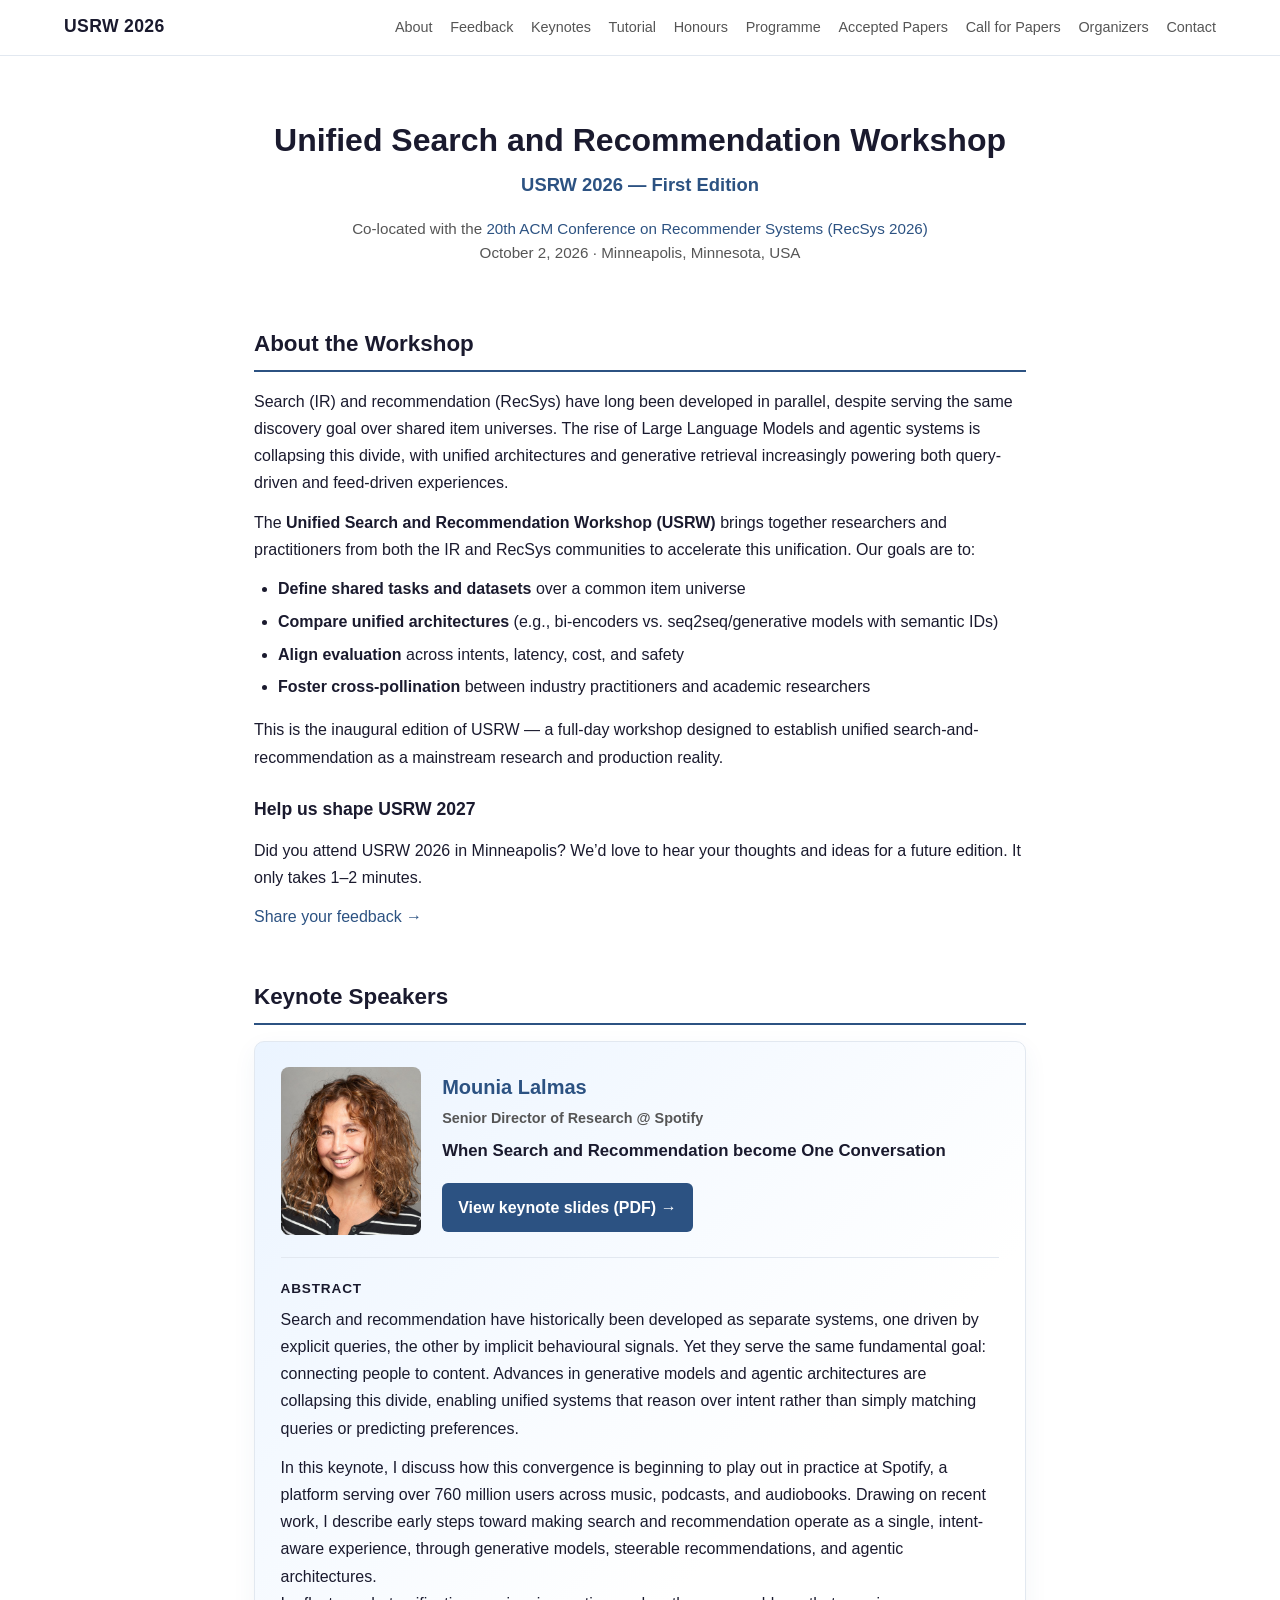
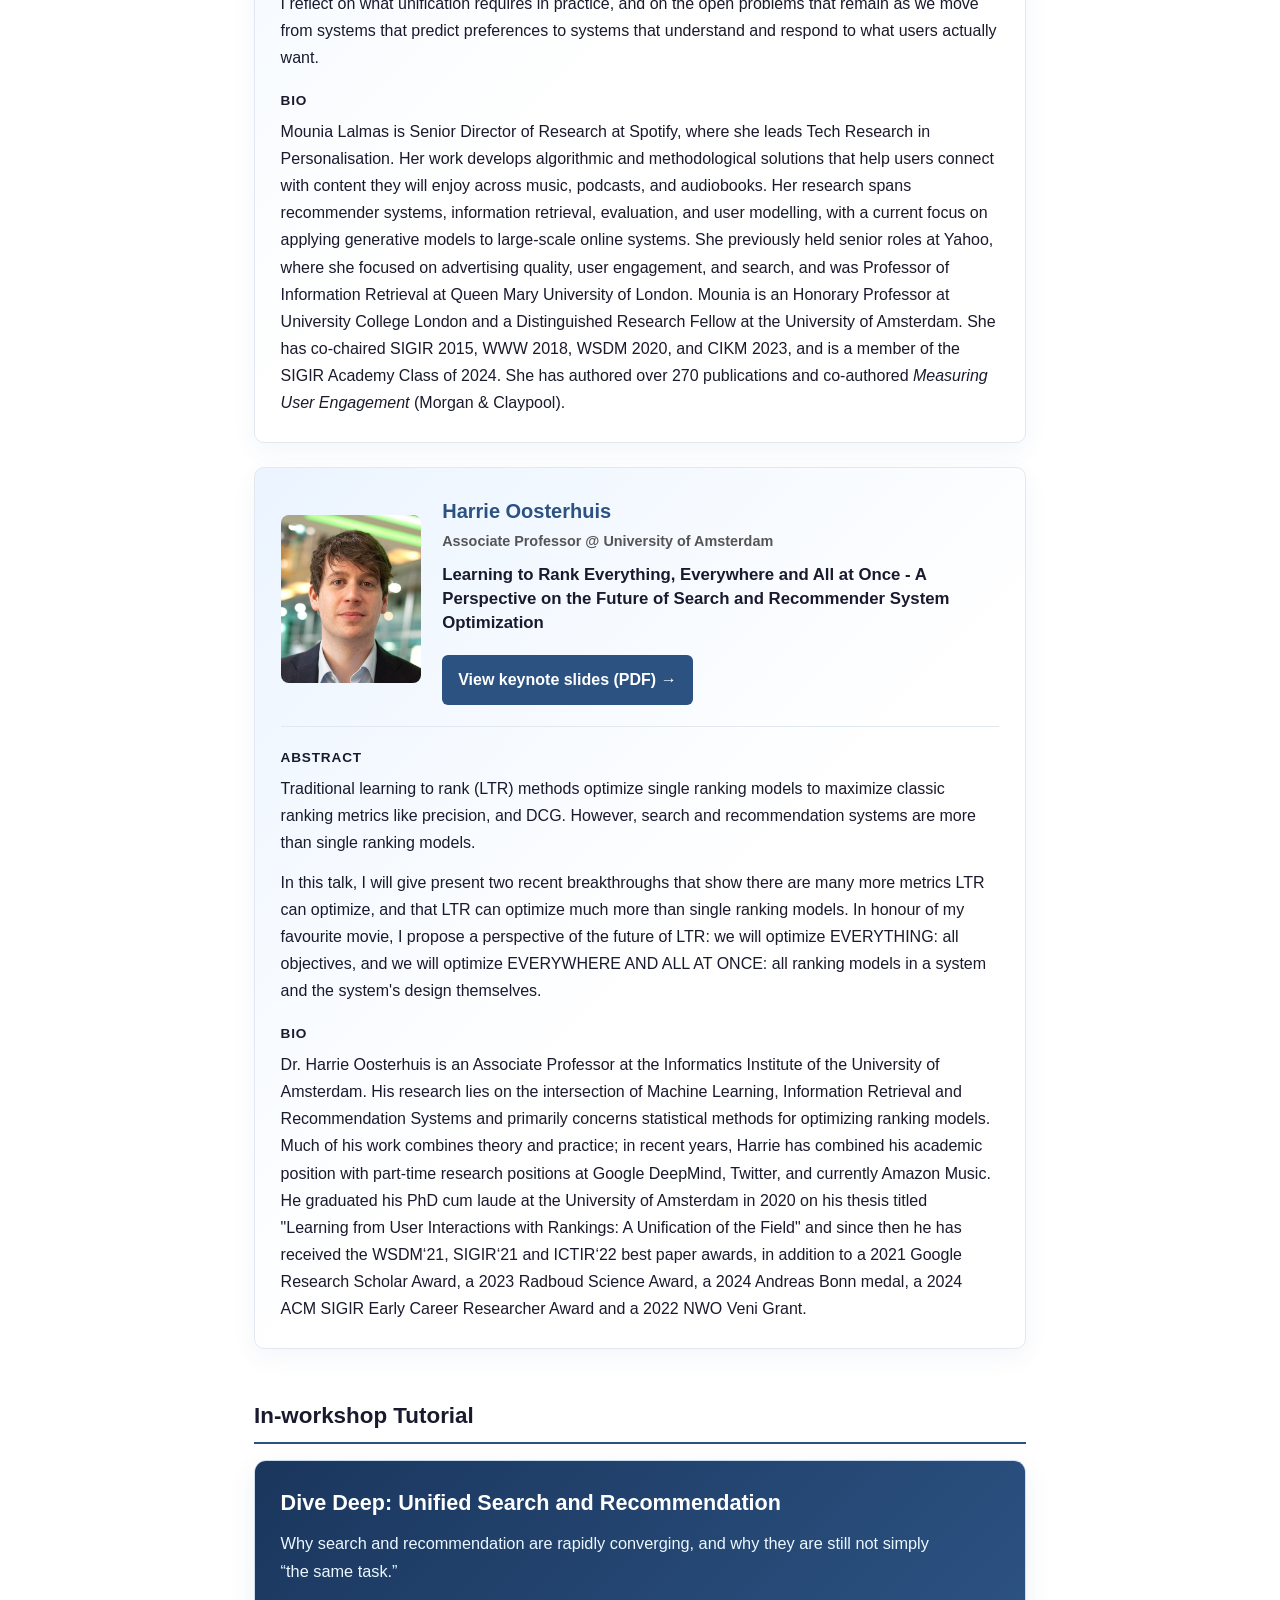
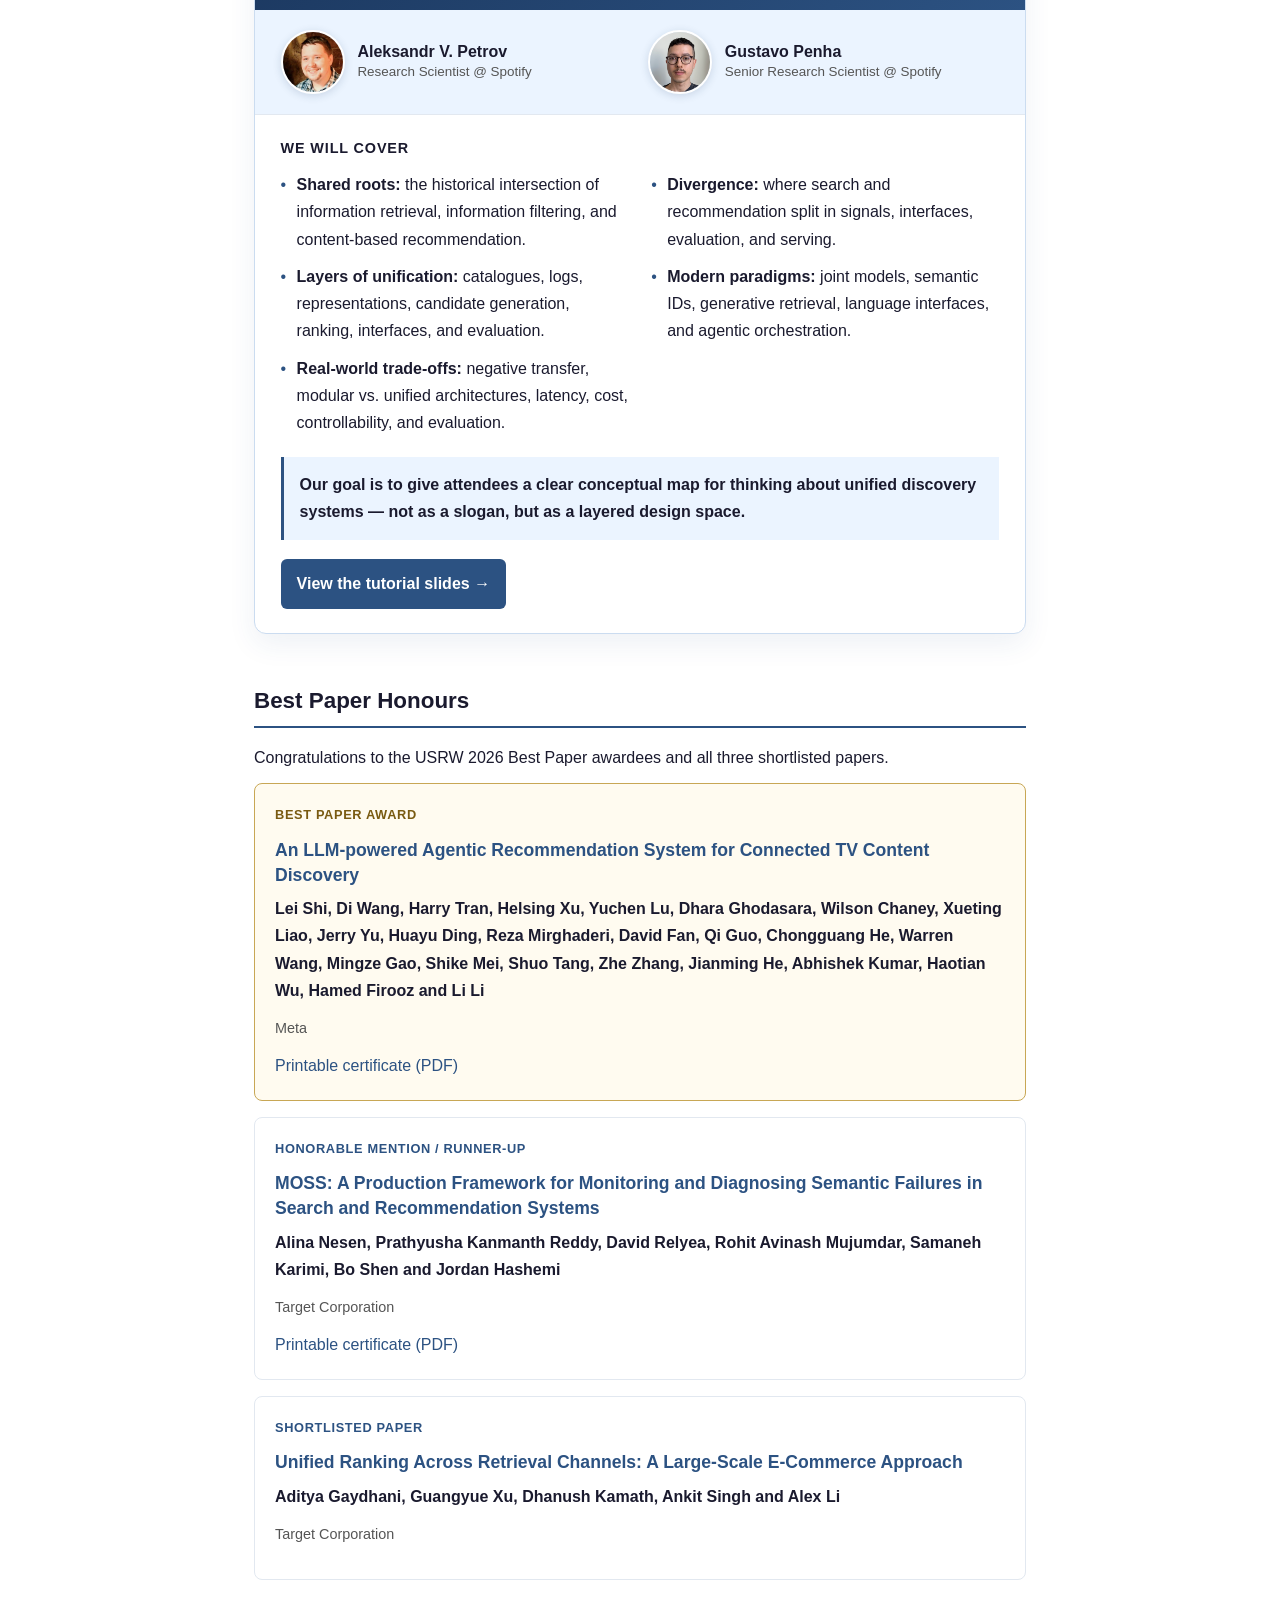
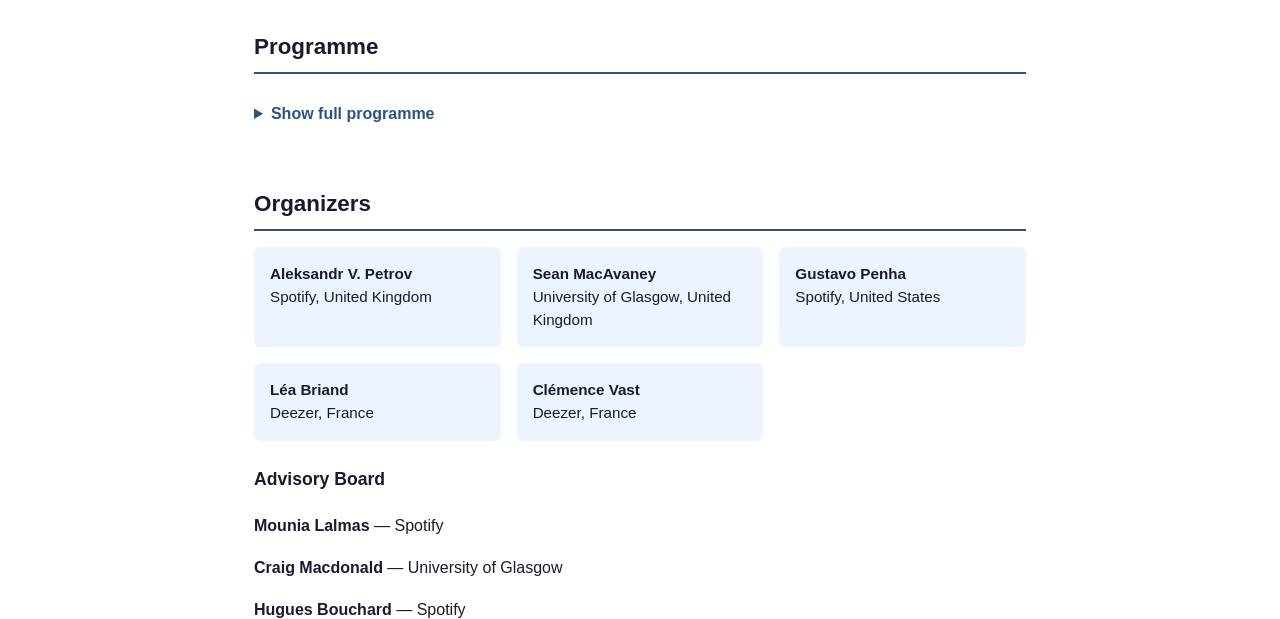
<file: index.html>
<!DOCTYPE html>
<html lang="en">
<head>
  <meta charset="UTF-8">
  <meta http-equiv="refresh" content="0; url=2026/">
  <title>USRW — Unified Search and Recommendation Workshop</title>
</head>
<body>
  <p>Redirecting to <a href="2026/">USRW 2026</a>...</p>
</body>
</html>
</file>
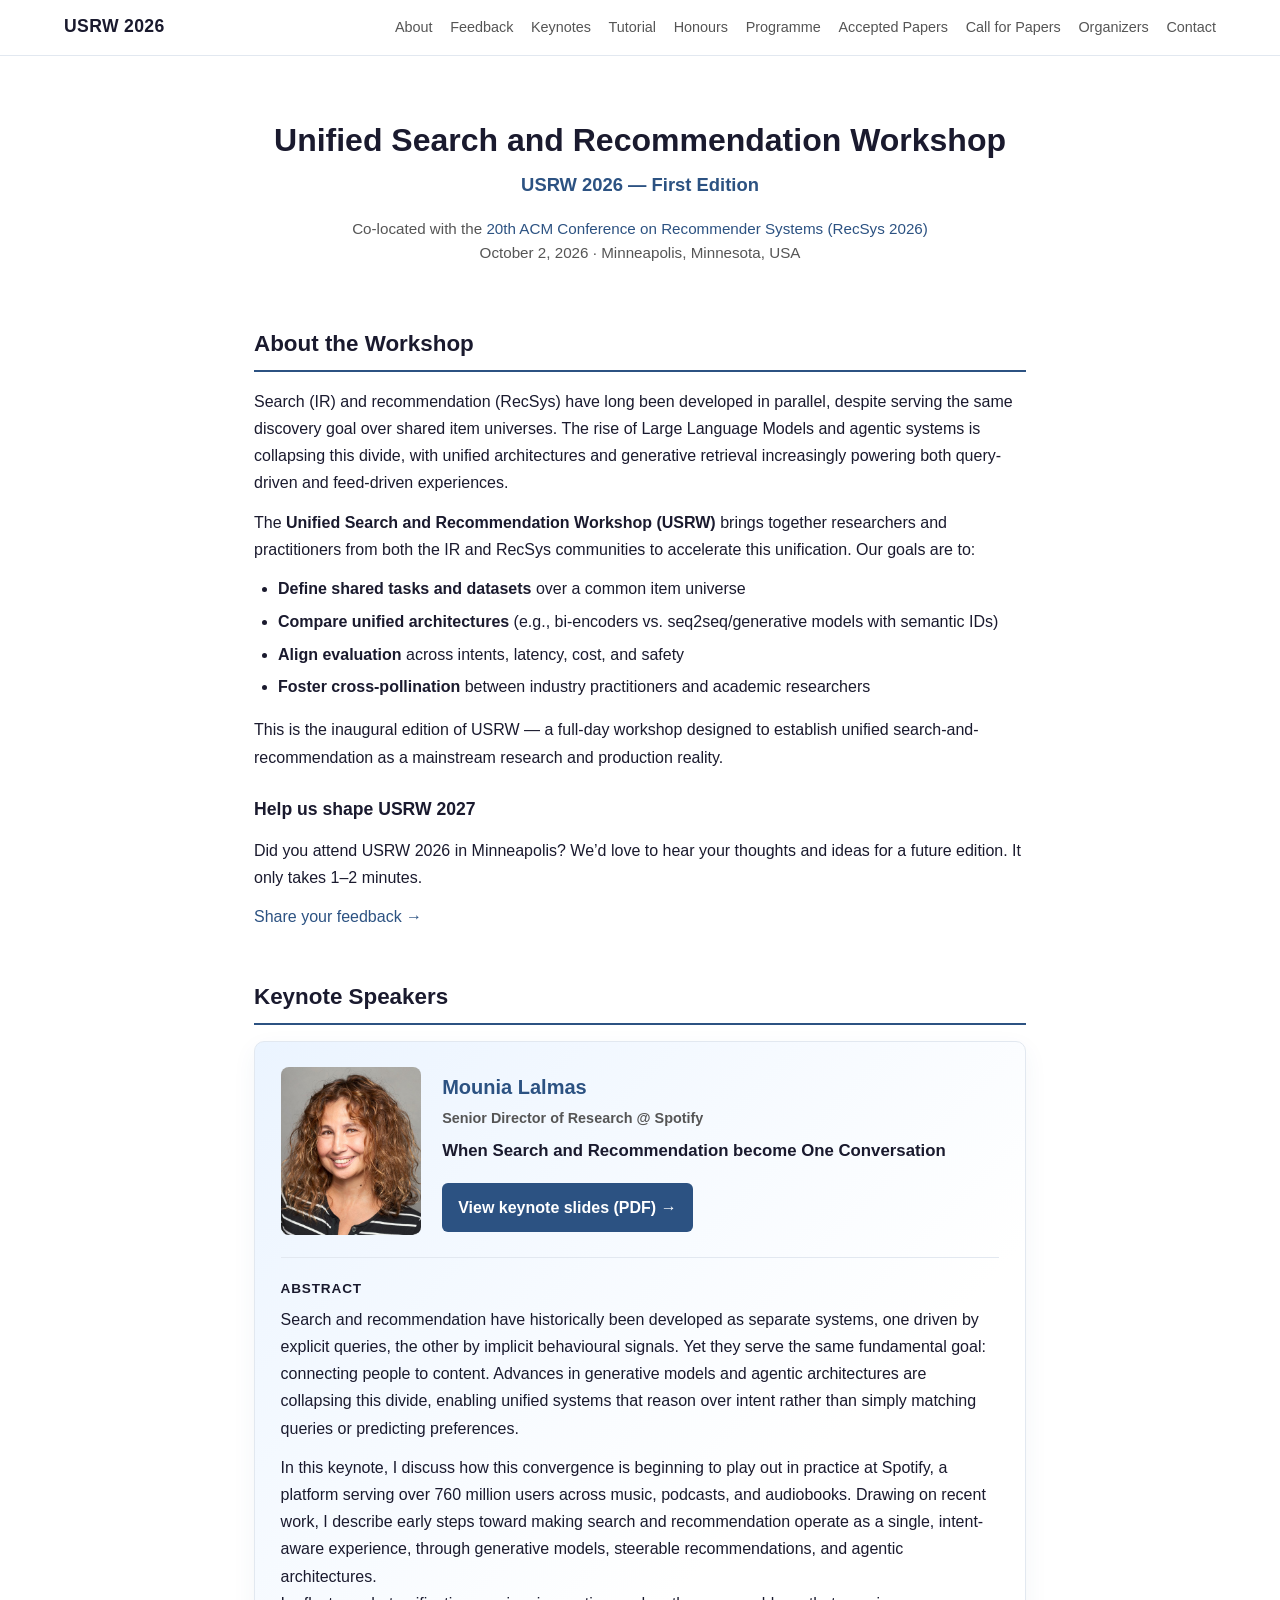
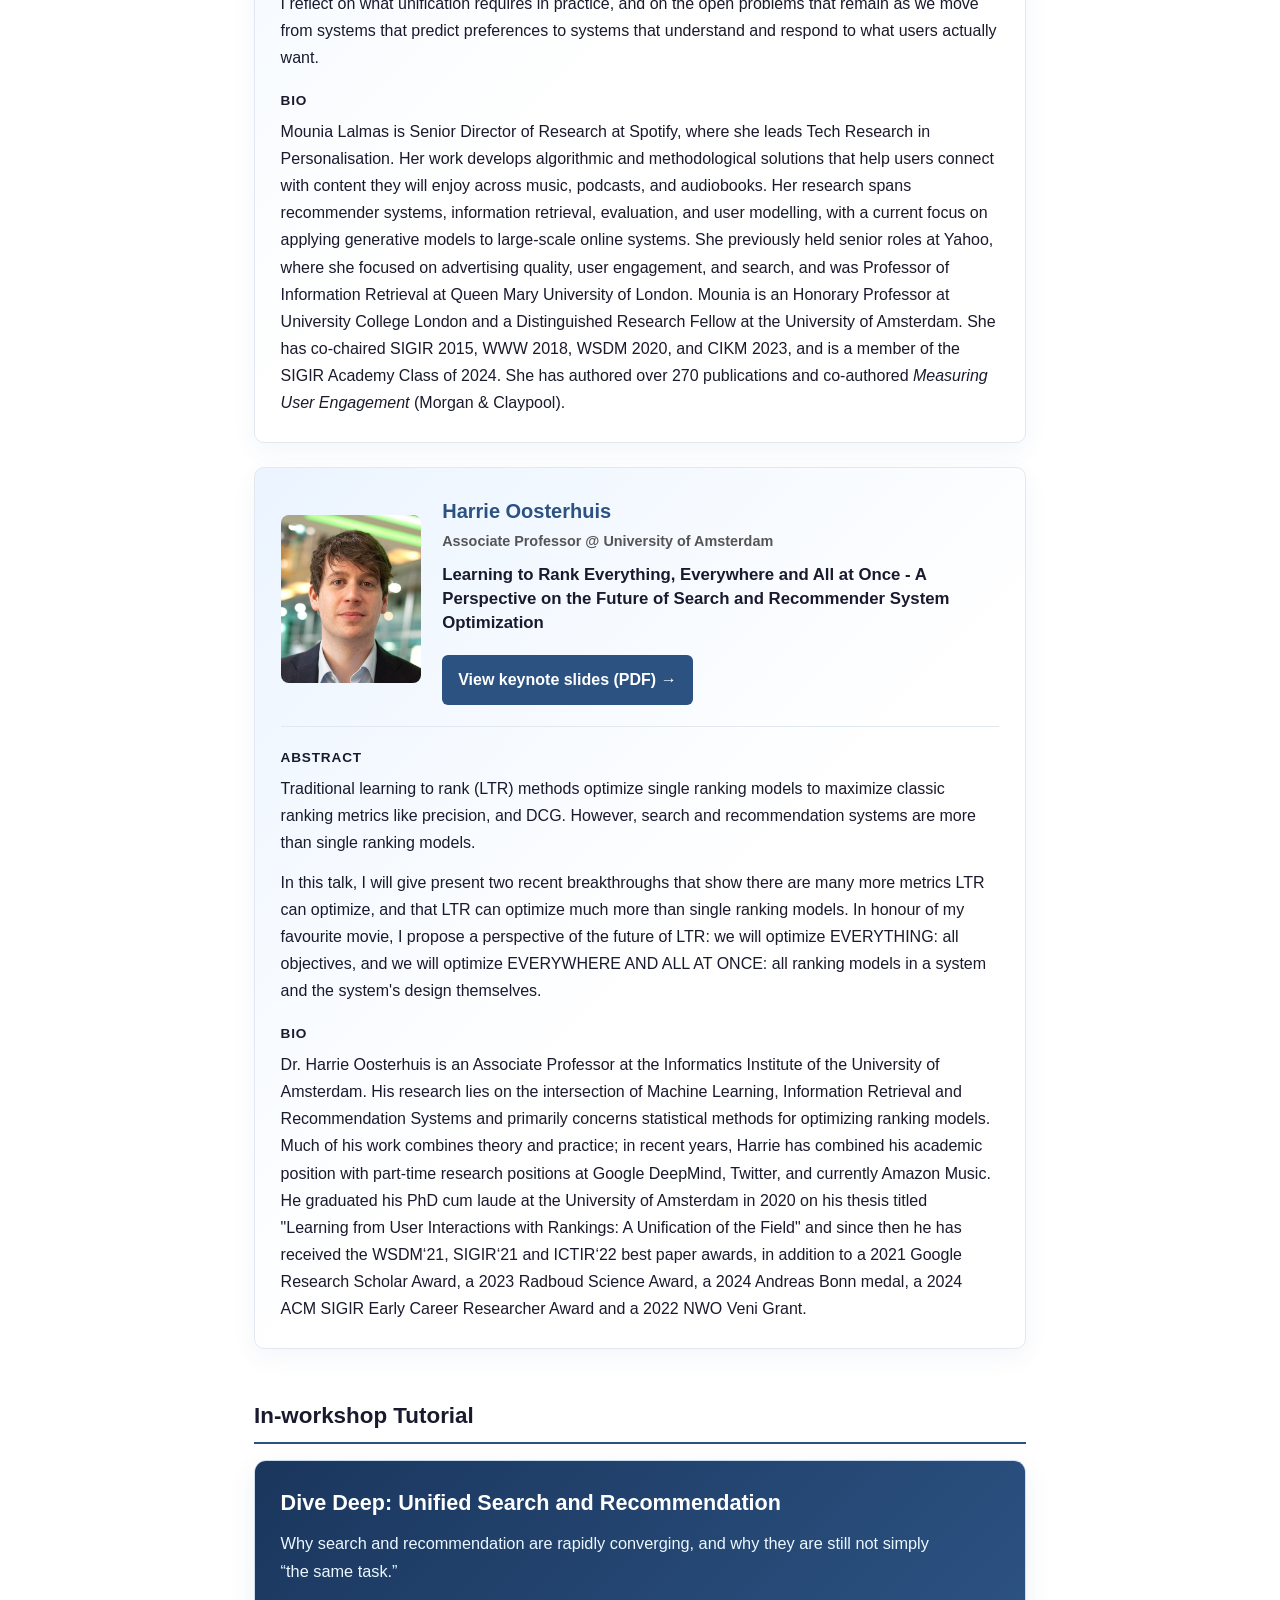
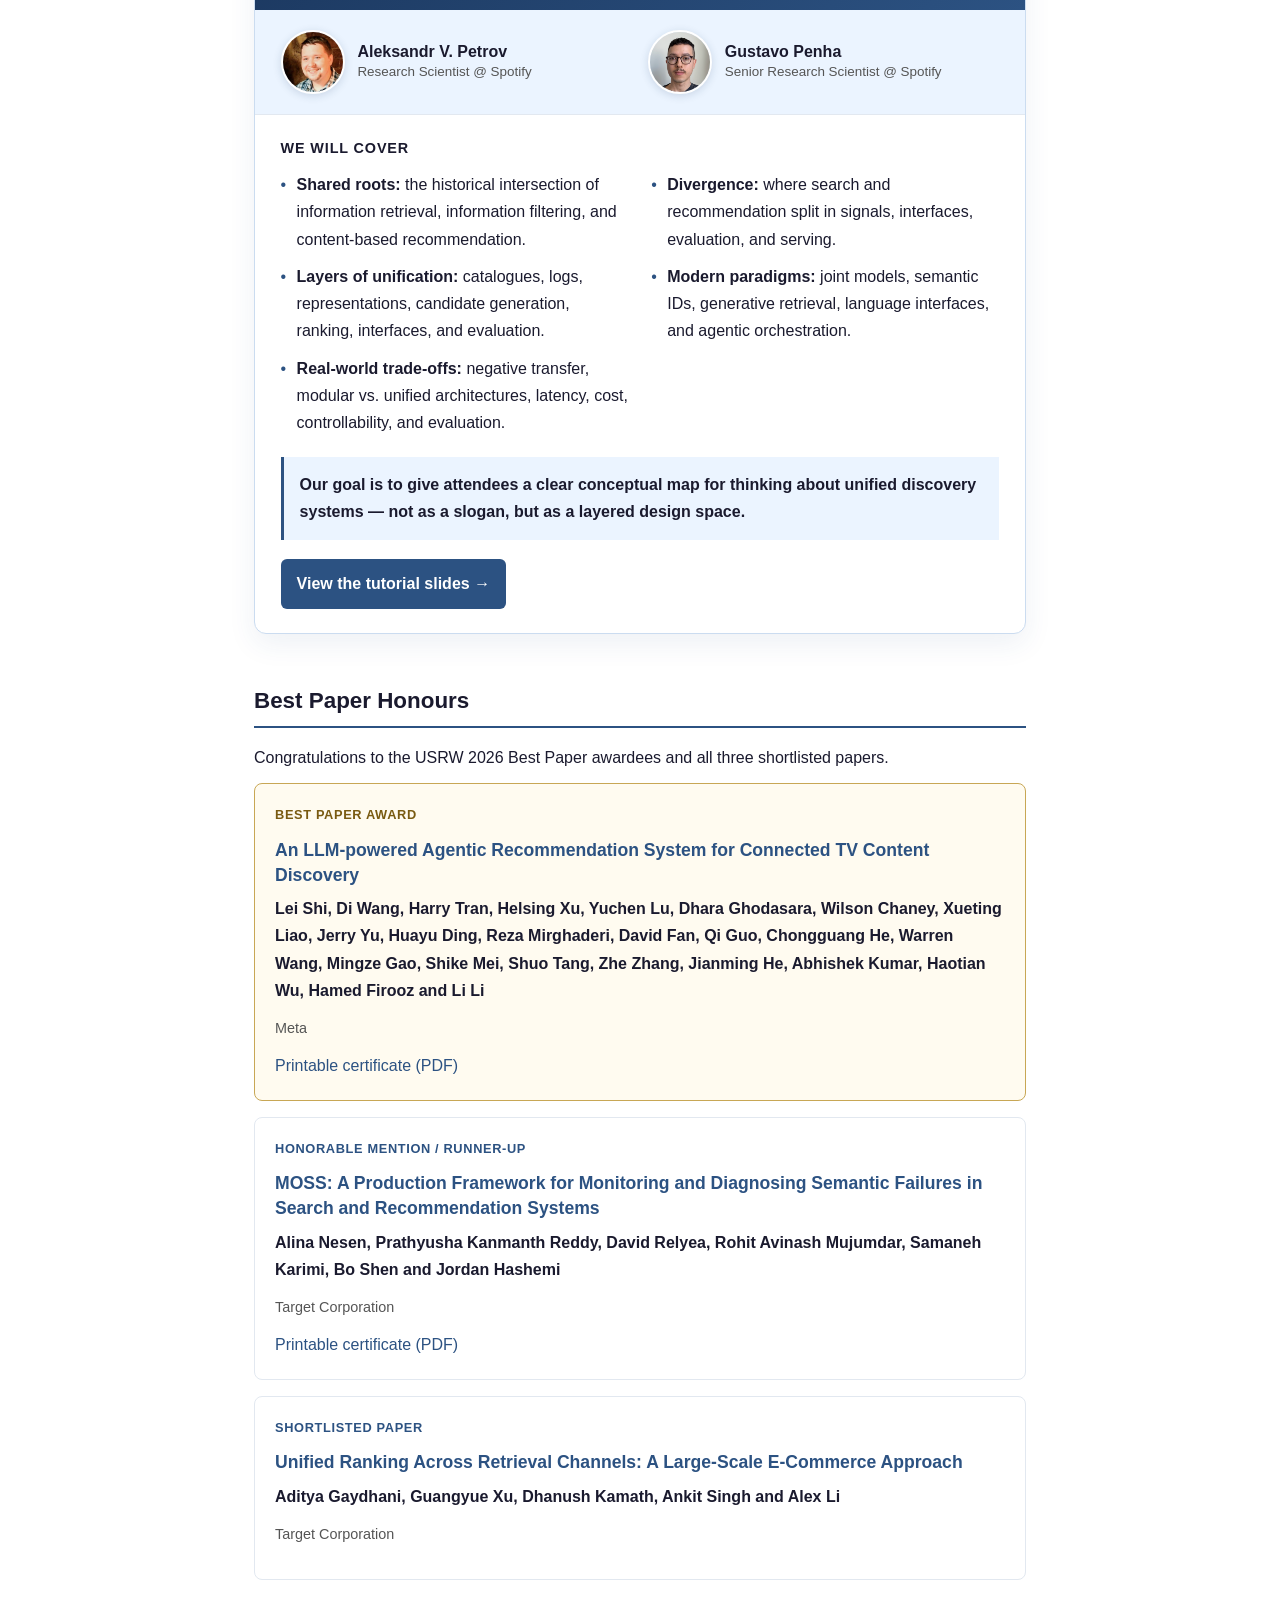
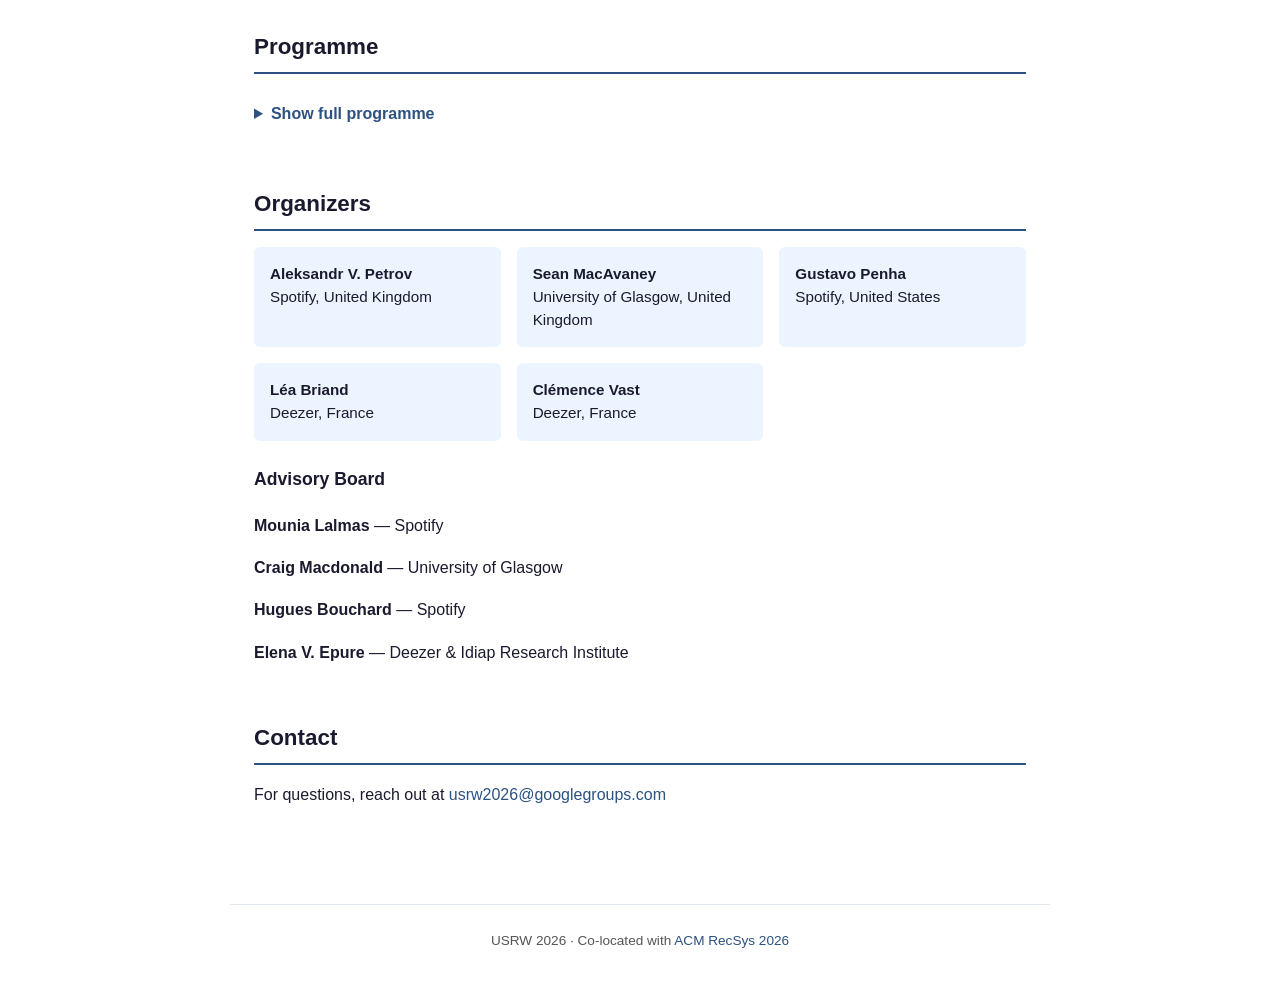
<file: 2026/index.html>
<!DOCTYPE html>
<html lang="en">
<head>
  <meta charset="UTF-8">
  <meta name="viewport" content="width=device-width, initial-scale=1.0">
  <title>USRW 2026 — Unified Search and Recommendation Workshop</title>
  <meta name="description" content="First Unified Search and Recommendation Workshop at ACM RecSys 2026, Minneapolis, MN, USA.">
  <link rel="stylesheet" href="style.css">
  <link rel="stylesheet" href="navigation.css">
  <link rel="stylesheet" href="programme.css">
  <link rel="stylesheet" href="keynotes.css">
  <link rel="stylesheet" href="tutorial.css">
  <link rel="stylesheet" href="honours.css">
  <script src="config.js"></script>
  <script src="accepted-papers-data.js" defer></script>
  <script src="paper-sessions.js" defer></script>
  <script src="programme.js" defer></script>
</head>
<body>

<header>
  <nav>
    <a href="index.html" class="logo">USRW 2026</a>
    <ul>
      <li><a href="#about">About</a></li>
      <li>
        <a href="https://forms.gle/EWDgPsMpzowATTiu9"
           target="_blank"
           rel="noopener noreferrer">
          Feedback
        </a>
      </li>
      <li><a href="#keynotes">Keynotes</a></li>
      <li><a href="#tutorial">Tutorial</a></li>
      <li><a href="#honours">Honours</a></li>
      <li><a href="#programme">Programme</a></li>
      <li><a href="accepted-papers.html">Accepted Papers</a></li>
      <li><a href="call-for-papers.html">Call for Papers</a></li>
      <li><a href="#organizers">Organizers</a></li>
      <li><a href="#contact">Contact</a></li>
    </ul>
  </nav>
</header>

<section id="hero">
  <h1>Unified Search and Recommendation Workshop</h1>
  <p class="subtitle">USRW 2026 &mdash; First Edition</p>
  <p class="meta">
    Co-located with the <a href="https://recsys.acm.org/recsys26/">20th ACM Conference on Recommender Systems (RecSys 2026)</a><br>
    October 2, 2026 &middot; Minneapolis, Minnesota, USA
  </p>
</section>

<main>

<section id="about">
  <h2>About the Workshop</h2>
  <p>
    Search (IR) and recommendation (RecSys) have long been developed in parallel, despite serving the same
    discovery goal over shared item universes. The rise of Large Language Models and agentic systems is
    collapsing this divide, with unified architectures and generative retrieval increasingly powering both
    query-driven and feed-driven experiences.
  </p>
  <p>
    The <strong>Unified Search and Recommendation Workshop (USRW)</strong> brings together researchers and
    practitioners from both the IR and RecSys communities to accelerate this unification. Our goals are to:
  </p>
  <ul>
    <li><strong>Define shared tasks and datasets</strong> over a common item universe</li>
    <li><strong>Compare unified architectures</strong> (e.g., bi-encoders vs. seq2seq/generative models with semantic IDs)</li>
    <li><strong>Align evaluation</strong> across intents, latency, cost, and safety</li>
    <li><strong>Foster cross-pollination</strong> between industry practitioners and academic researchers</li>
  </ul>
  <p>
    This is the inaugural edition of USRW &mdash; a full-day workshop designed to establish unified
    search-and-recommendation as a mainstream research and production reality.
  </p>
  <div class="feedback-box">
    <h3>Help us shape USRW 2027</h3>
    <p>
      Did you attend USRW 2026 in Minneapolis? We&rsquo;d love to hear your thoughts
      and ideas for a future edition. It only takes 1&ndash;2 minutes.
    </p>
    <p>
      <a href="https://forms.gle/8DsQ6XqmL8Nu2Fao7"
         target="_blank"
         rel="noopener noreferrer">
        Share your feedback &rarr;
      </a>
    </p>
  </div>
</section>

<section id="keynotes">
  <h2>Keynote Speakers</h2>

  <article class="keynote" id="mounia-lalmas">
    <div class="keynote-header">
      <img
        class="keynote-photo"
        src="assets/keynotes/mounia-lalmas.jpeg"
        alt="Mounia Lalmas"
        width="853"
        height="1280"
      >
      <div class="keynote-intro">
        <h3>Mounia Lalmas</h3>
        <p class="keynote-position">Senior Director of Research @ Spotify</p>
        <p class="keynote-title">When Search and Recommendation become One Conversation</p>
        <p class="slides-link"><a href="assets/keynotes/mounia-lalmas-slides.pdf">View keynote slides (PDF) <span aria-hidden="true">→</span></a></p>
      </div>
    </div>
    <div class="keynote-details">
      <h4>Abstract</h4>
      <p>Search and recommendation have historically been developed as separate systems, one driven by explicit queries, the other by implicit behavioural signals. Yet they serve the same fundamental goal: connecting people to content. Advances in generative models and agentic architectures are collapsing this divide, enabling unified systems that reason over intent rather than simply matching queries or predicting preferences.</p>
      <p>In this keynote, I discuss how this convergence is beginning to play out in practice at Spotify, a platform serving over 760 million users across music, podcasts, and audiobooks. Drawing on recent work, I describe early steps toward making search and recommendation operate as a single, intent-aware experience, through generative models, steerable recommendations, and agentic architectures.<br>I reflect on what unification requires in practice, and on the open problems that remain as we move from systems that predict preferences to systems that understand and respond to what users actually want.</p>

      <h4>Bio</h4>
      <p>Mounia Lalmas is Senior Director of Research at Spotify, where she leads Tech Research in Personalisation. Her work develops algorithmic and methodological solutions that help users connect with content they will enjoy across music, podcasts, and audiobooks. Her research spans recommender systems, information retrieval, evaluation, and user modelling, with a current focus on applying generative models to large-scale online systems. She previously held senior roles at Yahoo, where she focused on advertising quality, user engagement, and search, and was Professor of Information Retrieval at Queen Mary University of London. Mounia is an Honorary Professor at University College London and a Distinguished Research Fellow at the University of Amsterdam. She has co-chaired SIGIR 2015, WWW 2018, WSDM 2020, and CIKM 2023, and is a member of the SIGIR Academy Class of 2024. She has authored over 270 publications and co-authored <em>Measuring User Engagement</em> (Morgan &amp; Claypool).</p>
    </div>
  </article>

  <article class="keynote" id="harrie-oosterhuis">
    <div class="keynote-header">
      <img
        class="keynote-photo"
        src="assets/keynotes/harrie-oosterhuis.png"
        alt="Harrie Oosterhuis"
        width="595"
        height="570"
      >
      <div class="keynote-intro">
        <h3>Harrie Oosterhuis</h3>
        <p class="keynote-position">Associate Professor @ University of Amsterdam</p>
        <p class="keynote-title">Learning to Rank Everything, Everywhere and All at Once - A Perspective on the Future of Search and Recommender System Optimization</p>
        <p class="slides-link"><a href="assets/keynotes/harrie-oosterhuis-slides.pdf">View keynote slides (PDF) <span aria-hidden="true">→</span></a></p>
      </div>
    </div>
    <div class="keynote-details">
      <h4>Abstract</h4>
      <p>Traditional learning to rank (LTR) methods optimize single ranking models to maximize classic ranking metrics like precision, and DCG. However, search and recommendation systems are more than single ranking models.</p>
      <p>In this talk, I will give present two recent breakthroughs that show there are many more metrics LTR can optimize, and that LTR can optimize much more than single ranking models. In honour of my favourite movie, I propose a perspective of the future of LTR: we will optimize EVERYTHING: all objectives, and we will optimize EVERYWHERE AND ALL AT ONCE: all ranking models in a system and the system's design themselves.</p>

      <h4>Bio</h4>
      <p>Dr. Harrie Oosterhuis is an Associate Professor at the Informatics Institute of the University of Amsterdam. His research lies on the intersection of Machine Learning, Information Retrieval and Recommendation Systems and primarily concerns statistical methods for optimizing ranking models. Much of his work combines theory and practice; in recent years, Harrie has combined his academic position with part-time research positions at Google DeepMind, Twitter, and currently Amazon Music. He graduated his PhD cum laude at the University of Amsterdam in 2020 on his thesis titled &quot;Learning from User Interactions with Rankings: A Unification of the Field&quot; and since then he has received the WSDM‘21, SIGIR‘21 and ICTIR‘22 best paper awards, in addition to a 2021 Google Research Scholar Award, a 2023 Radboud Science Award, a 2024 Andreas Bonn medal, a 2024 ACM SIGIR Early Career Researcher Award and a 2022 NWO Veni Grant.</p>
    </div>
  </article>
</section>

<section id="tutorial">
  <h2>In-workshop Tutorial</h2>
  <article class="tutorial-card">
    <div class="tutorial-summary">
      <h3>Dive Deep: Unified Search and Recommendation</h3>
      <p class="tutorial-lead">Why search and recommendation are rapidly converging, and why they are still not simply “the same task.”</p>
    </div>
    <div class="tutorial-presenters" aria-label="Tutorial presenters">
      <div class="tutorial-presenter"><span class="tutorial-presenter-photo tutorial-presenter-photo--aleksandr"><img src="assets/tutorial/aleksandr-petrov.jpg" alt="Aleksandr V. Petrov" width="931" height="931"></span><p><strong>Aleksandr V. Petrov</strong><span>Research Scientist @ Spotify</span></p></div>
      <div class="tutorial-presenter"><span class="tutorial-presenter-photo tutorial-presenter-photo--gustavo"><img src="assets/tutorial/gustavo-penha.png" alt="Gustavo Penha" width="1270" height="1696"></span><p><strong>Gustavo Penha</strong><span>Senior Research Scientist @ Spotify</span></p></div>
    </div>
    <div class="tutorial-content">
      <h4>We will cover</h4>
      <ul class="tutorial-topics">
        <li><strong>Shared roots:</strong> the historical intersection of information retrieval, information filtering, and content-based recommendation.</li>
        <li><strong>Divergence:</strong> where search and recommendation split in signals, interfaces, evaluation, and serving.</li>
        <li><strong>Layers of unification:</strong> catalogues, logs, representations, candidate generation, ranking, interfaces, and evaluation.</li>
        <li><strong>Modern paradigms:</strong> joint models, semantic IDs, generative retrieval, language interfaces, and agentic orchestration.</li>
        <li><strong>Real-world trade-offs:</strong> negative transfer, modular vs. unified architectures, latency, cost, controllability, and evaluation.</li>
      </ul>
      <p class="tutorial-goal">Our goal is to give attendees a clear conceptual map for thinking about unified discovery systems — not as a slogan, but as a layered design space.</p>
      <p class="slides-link"><a href="tutorial/">View the tutorial slides <span aria-hidden="true">→</span></a></p>
    </div>
  </article>
</section>

<section id="honours" aria-labelledby="honours-heading">
  <h2 id="honours-heading">Best Paper Honours</h2>
  <p>Congratulations to the USRW 2026 Best Paper awardees and all three shortlisted papers.</p>
  <div class="honours-list">
    <article class="honour honour--winner">
      <p class="honour-label">Best Paper Award</p>
      <h3><a href="papers/164-an-llm-powered-agentic-recommendation-system-for-connected-tv-content-discovery.pdf">An LLM-powered Agentic Recommendation System for Connected TV Content Discovery</a></h3>
      <p class="honour-authors">Lei Shi, Di Wang, Harry Tran, Helsing Xu, Yuchen Lu, Dhara Ghodasara, Wilson Chaney, Xueting Liao, Jerry Yu, Huayu Ding, Reza Mirghaderi, David Fan, Qi Guo, Chongguang He, Warren Wang, Mingze Gao, Shike Mei, Shuo Tang, Zhe Zhang, Jianming He, Abhishek Kumar, Haotian Wu, Hamed Firooz and Li Li</p>
      <p class="honour-affiliation">Meta</p>
      <p class="honour-certificate"><a href="awards/best-paper-certificate.pdf">Printable certificate (PDF)</a></p>
    </article>
    <article class="honour">
      <p class="honour-label">Honorable Mention / Runner-up</p>
      <h3><a href="papers/208-moss-a-production-framework-for-monitoring-and-diagnosing-semantic-failures-in-search-and-recommendation-systems.pdf">MOSS: A Production Framework for Monitoring and Diagnosing Semantic Failures in Search and Recommendation Systems</a></h3>
      <p class="honour-authors">Alina Nesen, Prathyusha Kanmanth Reddy, David Relyea, Rohit Avinash Mujumdar, Samaneh Karimi, Bo Shen and Jordan Hashemi</p>
      <p class="honour-affiliation">Target Corporation</p>
      <p class="honour-certificate"><a href="awards/honorable-mention-certificate.pdf">Printable certificate (PDF)</a></p>
    </article>
    <article class="honour">
      <p class="honour-label">Shortlisted Paper</p>
      <h3><a href="papers/206-unified-ranking-across-retrieval-channels-a-large-scale-e-commerce-approach.pdf">Unified Ranking Across Retrieval Channels: A Large-Scale E-Commerce Approach</a></h3>
      <p class="honour-authors">Aditya Gaydhani, Guangyue Xu, Dhanush Kamath, Ankit Singh and Alex Li</p>
      <p class="honour-affiliation">Target Corporation</p>
    </article>
  </div>
</section>

<section id="programme" aria-labelledby="programme-heading">
  <h2 id="programme-heading">Programme</h2>
  <details class="programme-disclosure">
    <summary><span class="programme-show">Show full programme</span><span class="programme-hide">Hide full programme</span></summary>
    <p class="schedule-meta">Friday, October 2, 2026 <span>·</span> Ballroom 2</p>
    <p class="schedule-timezone">All times are in the local time zone of Minneapolis, Minnesota, USA (CDT, UTC-5).</p>
    <ol class="schedule">
      <li class="schedule-row"><p class="schedule-time">8:30 am – 8:45 am</p>
        <div class="schedule-content"><h3>Opening Remarks</h3></div>
      </li>
      <li class="schedule-row schedule-row--featured"><p class="schedule-time">8:45 am – 9:45 am</p>
        <div class="schedule-content">
          <p class="schedule-label">Keynote</p>
          <h3>Learning to Rank Everything, Everywhere and All at Once</h3>
          <p class="schedule-speaker">Harrie Oosterhuis</p>
          <p class="schedule-detail">45-minute presentation + 15 minutes of Q&amp;A</p>
        </div>
      </li>
      <li class="schedule-row"><p class="schedule-time">9:45 am – 10:00 am</p>
        <div class="schedule-content">
          <h3>Poster Lightning Pitches</h3>
          <p class="schedule-detail">~1-minute pitch per poster</p>
          <details class="schedule-disclosure" data-poster-papers>
            <summary>Show poster papers</summary>
            <ul class="schedule-papers" data-render="poster-papers"></ul>
            <noscript><p class="schedule-detail">See the <a href="accepted-papers.html">accepted papers</a> for paper details.</p></noscript>
          </details>
        </div>
      </li>
      <li class="schedule-row schedule-row--break"><p class="schedule-time">10:00 am – 10:30 am</p>
        <div class="schedule-content"><h3>Coffee Break / Informal Poster Viewing</h3></div>
      </li>
      <li class="schedule-row">
        <p class="schedule-time">10:30 am – 12:00 pm</p>
        <div class="schedule-content">
          <h3>Oral Paper Session I</h3>
          <p class="schedule-detail">10-minute presentation + 2-minute Q&amp;A per paper</p>
          <details class="schedule-disclosure" data-oral-papers>
            <summary>Show papers</summary>
            <ul class="schedule-papers">
              <li data-paper-id="214"><a href="papers/214-one-hierarchy-two-systems-semantic-product-ids-for-discovery-surface-ranking-and-search-page-query-reformulation.pdf">One Hierarchy, Two Systems: Semantic Product IDs for Discovery-Surface Ranking and Search-Page Query Reformulation.</a>
                <p class="schedule-authors">Steven Xu, Sanjyot Thete, Raghav Saboo, Nimesh Sinha, Saathvik Dirisala and Sudeep Das</p></li>
              <li data-paper-id="77"><a href="papers/77-robust-fusion-of-semantic-and-behavioural-signals-for-llm-reranking-in-personalised-search.pdf">Robust Fusion of Semantic and Behavioural Signals for LLM Reranking in Personalised Search.</a>
                <p class="schedule-authors">Aleksandr V. Petrov, Nathan Stein, Erik Lybecker, Emma Schüldt, Daniel Lazarovski, Hugues Bouchard and Mounia Lalmas</p></li>
              <li data-paper-id="204"><a href="papers/204-multimodal-two-tower-retrieval-at-scale-fusing-product-text-and-images-for-e-commerce-search.pdf">Multimodal Two-Tower Retrieval at Scale: Fusing Product Text and Images for E-Commerce Search.</a>
                <p class="schedule-authors">Qujiaheng Zhang, Guangyue Xu and Alex Fengjie Li</p></li>
              <li data-paper-id="223"><a href="papers/223-nearest-but-not-dearest-shared-curator-feedback-infrastructure-for-content-only-search-and-recommendation.pdf">Nearest but Not Dearest: Shared Curator-Feedback Infrastructure for Content-Only Search and Recommendation.</a>
                <p class="schedule-authors">Matt Sandler</p></li>
              <li data-paper-id="104"><a href="papers/104-every-article-deserves-a-video-contextual-video-matching-for-digital-publishers.pdf">Every Article Deserves a Video: Contextual Video Matching for Digital Publishers.</a>
                <p class="schedule-authors">Arnaud Corone, Brice Pierre de la Briere, Gladys Roch, Samuel Leonardo Gracio, Yassine Bouher and Parvati Chauchaix</p></li>
              <li data-paper-id="187"><a href="papers/187-dear-algo-a-precision-first-agentic-intent-layer-for-unified-search-and-recommendation.pdf">Dear Algo: A Precision-First Agentic Intent Layer for Unified Search and Recommendation.</a>
                <p class="schedule-authors">Rui Wang, Jiazhou Wang, Zheng Wei, Chenglin Lu, Fangcheng Sun, Ivy Sun, Jin Sun, Hui Geng, Lillian Zhang, Chao Yang, Lei Chen, Shahin Sefati, Reem Helou, Joe Zhou, Babak Shakibi, Yiyi Pan, Bi Xue, Hong Yan and Shujian Bu</p></li>
            </ul>
          </details>
        </div>
      </li>
      <li class="schedule-row schedule-row--break"><p class="schedule-time">12:00 pm – 1:30 pm</p>
        <div class="schedule-content"><h3>Lunch Break</h3></div>
      </li>
      <li class="schedule-row schedule-row--featured"><p class="schedule-time">1:30 pm – 2:30 pm</p>
        <div class="schedule-content">
          <p class="schedule-label">Keynote</p>
          <h3>When Search and Recommendation become One Conversation</h3>
          <p class="schedule-speaker">Mounia Lalmas</p>
          <p class="schedule-detail">45-minute presentation + 15 minutes of Q&amp;A</p>
        </div>
      </li>
      <li class="schedule-row">
        <p class="schedule-time">2:30 pm – 3:00 pm</p>
        <div class="schedule-content">
          <h3>Oral Paper Session II</h3>
          <p class="schedule-detail">10-minute presentation + 2-minute Q&amp;A per paper</p>
          <details class="schedule-disclosure" data-oral-papers>
            <summary>Show papers</summary>
            <ul class="schedule-papers">
              <li data-paper-id="208"><a href="papers/208-moss-a-production-framework-for-monitoring-and-diagnosing-semantic-failures-in-search-and-recommendation-systems.pdf">MOSS: A Production Framework for Monitoring and Diagnosing Semantic Failures in Search and Recommendation Systems.</a>
                <p class="schedule-authors">Alina Nesen, Prathyusha Kanmanth Reddy, David Relyea, Rohit Avinash Mujumdar, Samaneh Karimi, Bo Shen and Jordan Hashemi</p></li>
              <li data-paper-id="164"><a href="papers/164-an-llm-powered-agentic-recommendation-system-for-connected-tv-content-discovery.pdf">An LLM-powered Agentic Recommendation System for Connected TV Content Discovery.</a>
                <p class="schedule-authors">Lei Shi, Di Wang, Harry Tran, Helsing Xu, Yuchen Lu, Dhara Ghodasara, Wilson Chaney, Xueting Liao, Jerry Yu, Huayu Ding, Reza Mirghaderi, David Fan, Qi Guo, Chongguang He, Warren Wang, Mingze Gao, Shike Mei, Shuo Tang, Zhe Zhang, Jianming He, Abhishek Kumar, Haotian Wu, Hamed Firooz and Li Li</p></li>
            </ul>
          </details>
        </div>
      </li>
      <li class="schedule-row schedule-row--break"><p class="schedule-time">3:00 pm – 3:30 pm</p>
        <div class="schedule-content"><h3>Coffee Break / Informal Poster Viewing</h3></div>
      </li>
      <li class="schedule-row">
        <p class="schedule-time">3:30 pm – 3:45 pm</p>
        <div class="schedule-content">
          <h3>Oral Paper Session III</h3>
          <p class="schedule-detail">10-minute presentation + 2-minute Q&amp;A</p>
          <details class="schedule-disclosure" data-oral-papers>
            <summary>Show papers</summary>
            <ul class="schedule-papers">
              <li data-paper-id="206"><a href="papers/206-unified-ranking-across-retrieval-channels-a-large-scale-e-commerce-approach.pdf">Unified Ranking Across Retrieval Channels: A Large-Scale E-Commerce Approach.</a>
                <p class="schedule-authors">Aditya Gaydhani, Guangyue Xu, Dhanush Kamath, Ankit Singh and Alex Li</p></li>
            </ul>
          </details>
        </div>
      </li>
      <li class="schedule-row schedule-row--featured"><p class="schedule-time">3:45 pm – 4:45 pm</p>
        <div class="schedule-content">
          <p class="schedule-label">Dive Deep Tutorial</p>
          <h3>Why Search and Recommendation Are Rapidly Converging, and Why They Are Still Not Simply the Same Task</h3>
          <p class="schedule-speaker">Aleksandr V. Petrov and Gustavo Penha</p>
        </div>
      </li>
      <li class="schedule-row"><p class="schedule-time">4:45 pm – 5:00 pm</p>
        <div class="schedule-content"><h3>Closing</h3><p class="schedule-detail">Best Paper Award announcement, final remarks and thanks</p></div>
      </li>
    </ol>
  </details>
</section>

<section id="organizers">
  <h2>Organizers</h2>
  <div class="organizer-grid" data-render="organizers-grid"></div>

  <h3>Advisory Board</h3>
  <ul class="advisory" data-render="advisory"></ul>
</section>

<section id="contact">
  <h2>Contact</h2>
  <p>For questions, reach out at <a data-config="contactEmail">loading…</a></p>
</section>

</main>

<footer>
  <p>USRW 2026 &middot; Co-located with <a href="https://recsys.acm.org/recsys26/">ACM RecSys 2026</a></p>
</footer>

</body>
</html>
</file>
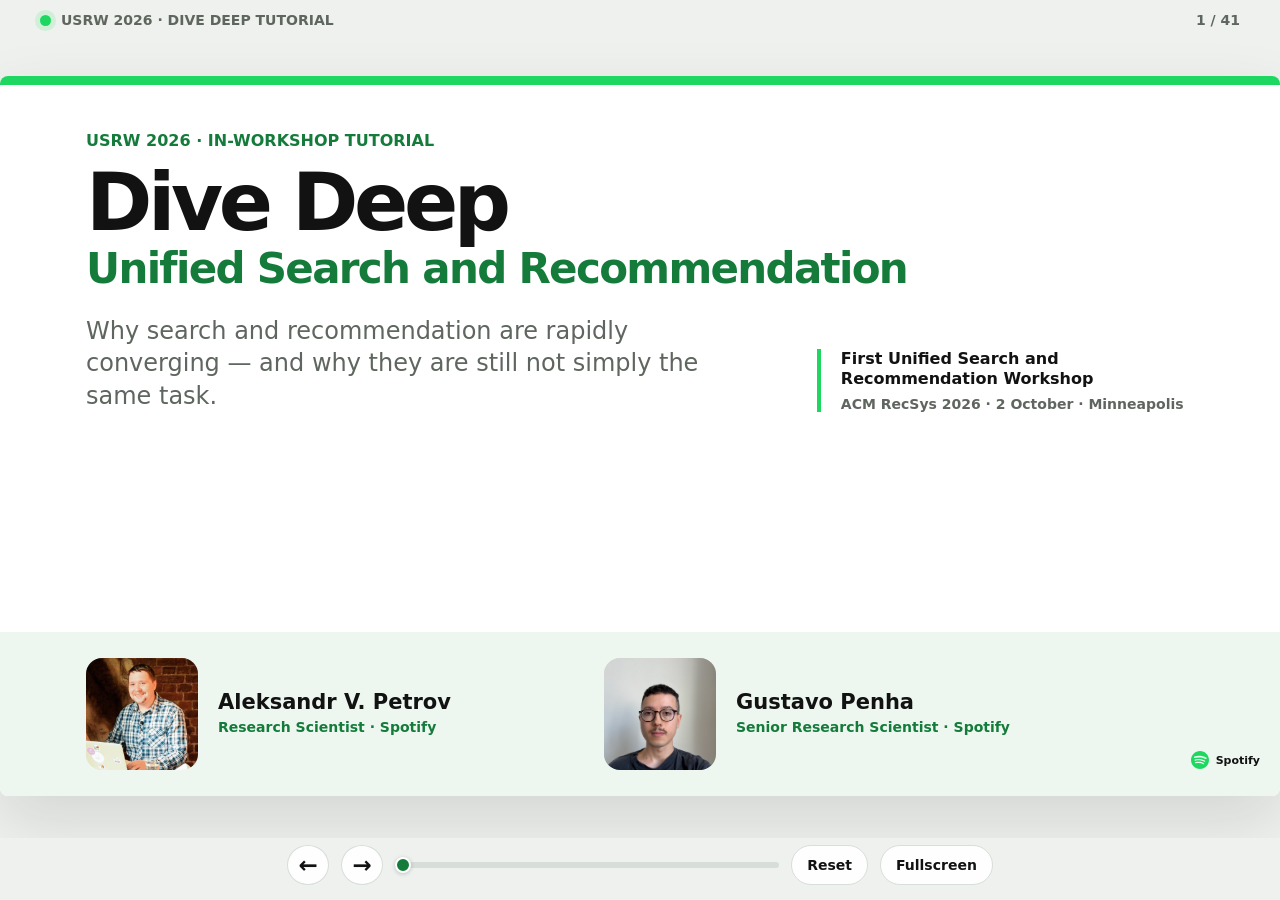
<file: 2026/tutorial/index.html>
<!doctype html>
<html lang="en">
  <head>
    <meta charset="utf-8">
    <meta name="viewport" content="width=device-width, initial-scale=1">
    <title>Dive Deep: Unified Search and Recommendation</title>
    <link rel="icon" href="assets/media/favicon.svg" type="image/svg+xml">
    <link rel="stylesheet" href="assets/css/base.css?v=spotify-shell-20260730">
    <link rel="stylesheet" href="assets/css/theme.css?v=spotify-shell-20260730">
    <link rel="stylesheet" href="assets/css/spotify-chrome.css?v=spotify-shell-20260730">
    <link rel="stylesheet" href="assets/css/slide-seek.css?v=click-navigation-20260910">
    <link rel="stylesheet" href="assets/css/title.css?v=spotify-shell-20260730">
    <link rel="stylesheet" href="assets/css/opening.css?v=evaluation-block-20260908">
    <link rel="stylesheet" href="assets/css/discovery-map.css?v=click-navigation-20260910">
    <link rel="stylesheet" href="assets/css/discovery-map-focus.css?v=map-focus-20260922">
    <link rel="stylesheet" href="assets/css/discovery-map-walkthrough.css?v=guided-map-20260922">
    <link rel="stylesheet" href="assets/css/paper-plan.css">
    <link rel="stylesheet" href="assets/css/citations-notes.css?v=spotify-shell-20260730">
    <link rel="stylesheet" href="assets/css/block-one.css">
    <link rel="stylesheet" href="assets/css/block-one-belkin.css?v=same-coin-callback-20260922a">
    <link rel="stylesheet" href="assets/css/block-one-query-profile.css?v=open-hook-20260922">
    <link rel="stylesheet" href="assets/css/block-one-query-profile-history.css?v=open-hook-20260922">
    <link rel="stylesheet" href="assets/css/block-two.css?v=shared-representation-20260907b">
    <link rel="stylesheet" href="assets/css/block-two-foundations.css?v=insight-bulb-20260922">
    <link rel="stylesheet" href="assets/css/block-two-profile.css?v=paper-focus-20260922">
    <link rel="stylesheet" href="assets/css/block-three.css?v=interaction-representations-20260907b">
    <link rel="stylesheet" href="assets/css/block-three-latent.css?v=divergence-agenda-20260922">
    <link rel="stylesheet" href="assets/css/block-three-embedding-bridge.css?v=embedding-focus-20260922a">
    <link rel="stylesheet" href="assets/css/block-four.css?v=youtube-adaptation-20261001">
    <link rel="stylesheet" href="assets/css/block-four-joint.css?v=same-coin-callback-20260922">
    <link rel="stylesheet" href="assets/css/block-five.css?v=shared-behavior-20260907a">
    <link rel="stylesheet" href="assets/css/block-five-data.css?v=shared-behavior-20260907a">
    <link rel="stylesheet" href="assets/css/block-six.css?v=evidence-split-20260921">
    <link rel="stylesheet" href="assets/css/block-six-evidence.css?v=model-context-20260921">
    <link rel="stylesheet" href="assets/css/block-six-diagrams.css?v=open-layouts-20260910">
    <link rel="stylesheet" href="assets/css/model-architectures.css?v=numbered-walkthrough-20260910">
    <link rel="stylesheet" href="assets/css/block-seven.css?v=open-layouts-20260910">
    <link rel="stylesheet" href="assets/css/block-seven-gems.css?v=fusion-reveal-20260910">
    <link rel="stylesheet" href="assets/css/block-seven-tradeoff.css?v=open-layouts-20260910">
    <link rel="stylesheet" href="assets/css/block-eight-decision.css?v=open-layouts-20260910">
    <link rel="stylesheet" href="assets/css/block-eight-grounding.css">
    <link rel="stylesheet" href="assets/css/block-nine-evaluation.css?v=open-layouts-20260910">
    <link rel="stylesheet" href="assets/css/print.css?v=spotify-shell-20260730" media="print">
  </head>
  <body>
    <header class="topbar">
      <span class="brand"><i aria-hidden="true"></i> USRW 2026 · Dive Deep tutorial</span>
      <span class="slide-counter" data-slide-counter aria-label="Slide position"></span>
    </header>

    <main class="deck" data-deck aria-live="polite"></main>
    <nav class="deck-controls" aria-label="Presentation controls">
      <button class="nav-button" type="button" data-action="previous" aria-label="Previous slide">←</button>
      <button class="nav-button" type="button" data-action="next" aria-label="Next slide">→</button>
      <input class="progress slide-seek" type="range" min="1" max="1" step="1" value="1" data-slide-seek aria-label="Go to slide">
      <button class="utility-button" type="button" data-action="reset" aria-label="Reset current slide">Reset</button>
      <button class="utility-button" type="button" data-action="fullscreen" aria-label="Toggle fullscreen">Fullscreen</button>
    </nav>

    <script src="assets/js/registry.js"></script>
    <script src="assets/js/discovery-map.js?v=shared-inputs-20260923"></script>
    <script src="assets/js/belkin-croft-diagram.js"></script>

    <script src="slides/title.js"></script>
    <script src="slides/map.js?v=evaluation-block-20260908"></script>
    <script src="slides/discovery-map-introduction.js?v=shared-inputs-20260923"></script>
    <script src="slides/route-1-machinery.js?v=map-focus-20260922"></script>
    <script src="slides/route-2-content.js?v=map-focus-20260922"></script>
    <script src="slides/route-3-divergence.js?v=map-focus-20260922"></script>
    <script src="slides/route-4-reconnection.js?v=map-focus-20260922"></script>
    <script src="slides/route-5-behavior.js?v=map-focus-20260922"></script>
    <script src="slides/route-6-models.js?v=map-focus-20260922"></script>
    <script src="slides/route-7-llm.js?v=map-focus-20260922"></script>
    <script src="slides/route-8-agents.js?v=map-focus-20260922"></script>
    <script src="slides/route-9-evaluation.js?v=map-focus-20260922"></script>
    <script src="slides/block-1-query-profile-hook.js?v=recorded-outcomes-20260923"></script>
    <script src="slides/block-1-belkin-croft-contract.js?v=same-coin-callback-20260922"></script>
    <script src="slides/common-roots.js?v=method-labels-20260922"></script>
    <script src="slides/block-2-profile-reuse.js?v=paper-focus-20260922"></script>
    <script src="slides/historical-split.js?v=interaction-representations-20260907c"></script>
    <script src="slides/block-3-latent-factors.js?v=divergence-agenda-20260922"></script>
    <script src="slides/block-3-embedding-bridge.js?v=embedding-focus-20260922a"></script>
    <script src="slides/divergence-layers.js"></script>
    <script src="slides/layered-unification-taxonomy.js"></script>
    <script src="slides/shared-catalogues-and-logs.js?v=shared-behavior-20260907a"></script>
    <script src="slides/block-5-logged-path.js?v=shared-behavior-20260907a"></script>
    <script src="slides/behavior-transfer.js?v=youtube-adaptation-20261001"></script>
    <script src="slides/block-4-joint-vision.js?v=same-coin-callback-20260922"></script>
    <script src="slides/joint-modeling-evidence.js?v=presenter-talk-track-20261001"></script>
    <script src="slides/shared-models-tradeoffs.js?v=task-specific-section-20260910"></script>
    <script src="slides/unifiedssr-architecture.js?v=numbered-walkthrough-20260910"></script>
    <script src="slides/unicorn-architecture.js?v=numbered-walkthrough-20260910"></script>
    <script src="slides/language-interface-bridge.js"></script>
    <script src="slides/generative-retrieval-semantic-ids.js?v=document-id-label-20260910"></script>
    <script src="slides/semantic-id-tradeoff.js?v=multi-task-group-20260908"></script>
    <script src="slides/gems-gradient-subspaces.js?v=fusion-reveal-20260910"></script>
    <script src="slides/recommendation-as-search.js"></script>
    <script src="slides/agentic-modular-discovery.js?v=equal-tool-routing-20260921"></script>
    <script src="slides/evaluation-cultures.js"></script>
    <script src="slides/exposure-counterfactual-evaluation.js"></script>
    <script src="slides/production-constraints.js"></script>
    <script src="slides/evaluation-unification.js?v=pool-source-reveal-20260910"></script>
    <script src="slides/core-recap.js?v=map-focus-20260922"></script>
    <script src="slides/resources-and-qa.js"></script>
    <script src="slides/references-early-foundations.js?v=divergence-agenda-20260922"></script>
    <script src="slides/references-recommendation-signals.js?v=divergence-agenda-20260922"></script>
    <script src="slides/references-reconvergence-bridge.js?v=divergence-agenda-20260922"></script>
    <script src="slides/references-shared-behavior-data.js"></script>
    <script src="slides/references-joint-systems.js"></script>
    <script src="slides/references-generative-systems.js"></script>
    <script src="slides/references-agentic.js?v=evaluation-unification-20260908"></script>

    <script src="slides/manifest.js?v=remove-usr-architecture-20260910"></script>
    <script src="assets/js/citations.js?v=divergence-agenda-20260922"></script>
    <script src="assets/js/citation-ui.js?v=global-reference-numbers-20260907"></script>
    <script src="assets/js/paper-plan-core.js"></script>
    <script src="assets/js/paper-plan-ui.js"></script>
    <script src="assets/js/slide-renderer.js?v=spotify-shell-20260730"></script>
    <script src="assets/js/deck-navigation.js?v=clicker-navigation-20261002"></script>
    <script src="assets/js/deck.js?v=guided-map-20260922"></script>
  </body>
</html>
</file>
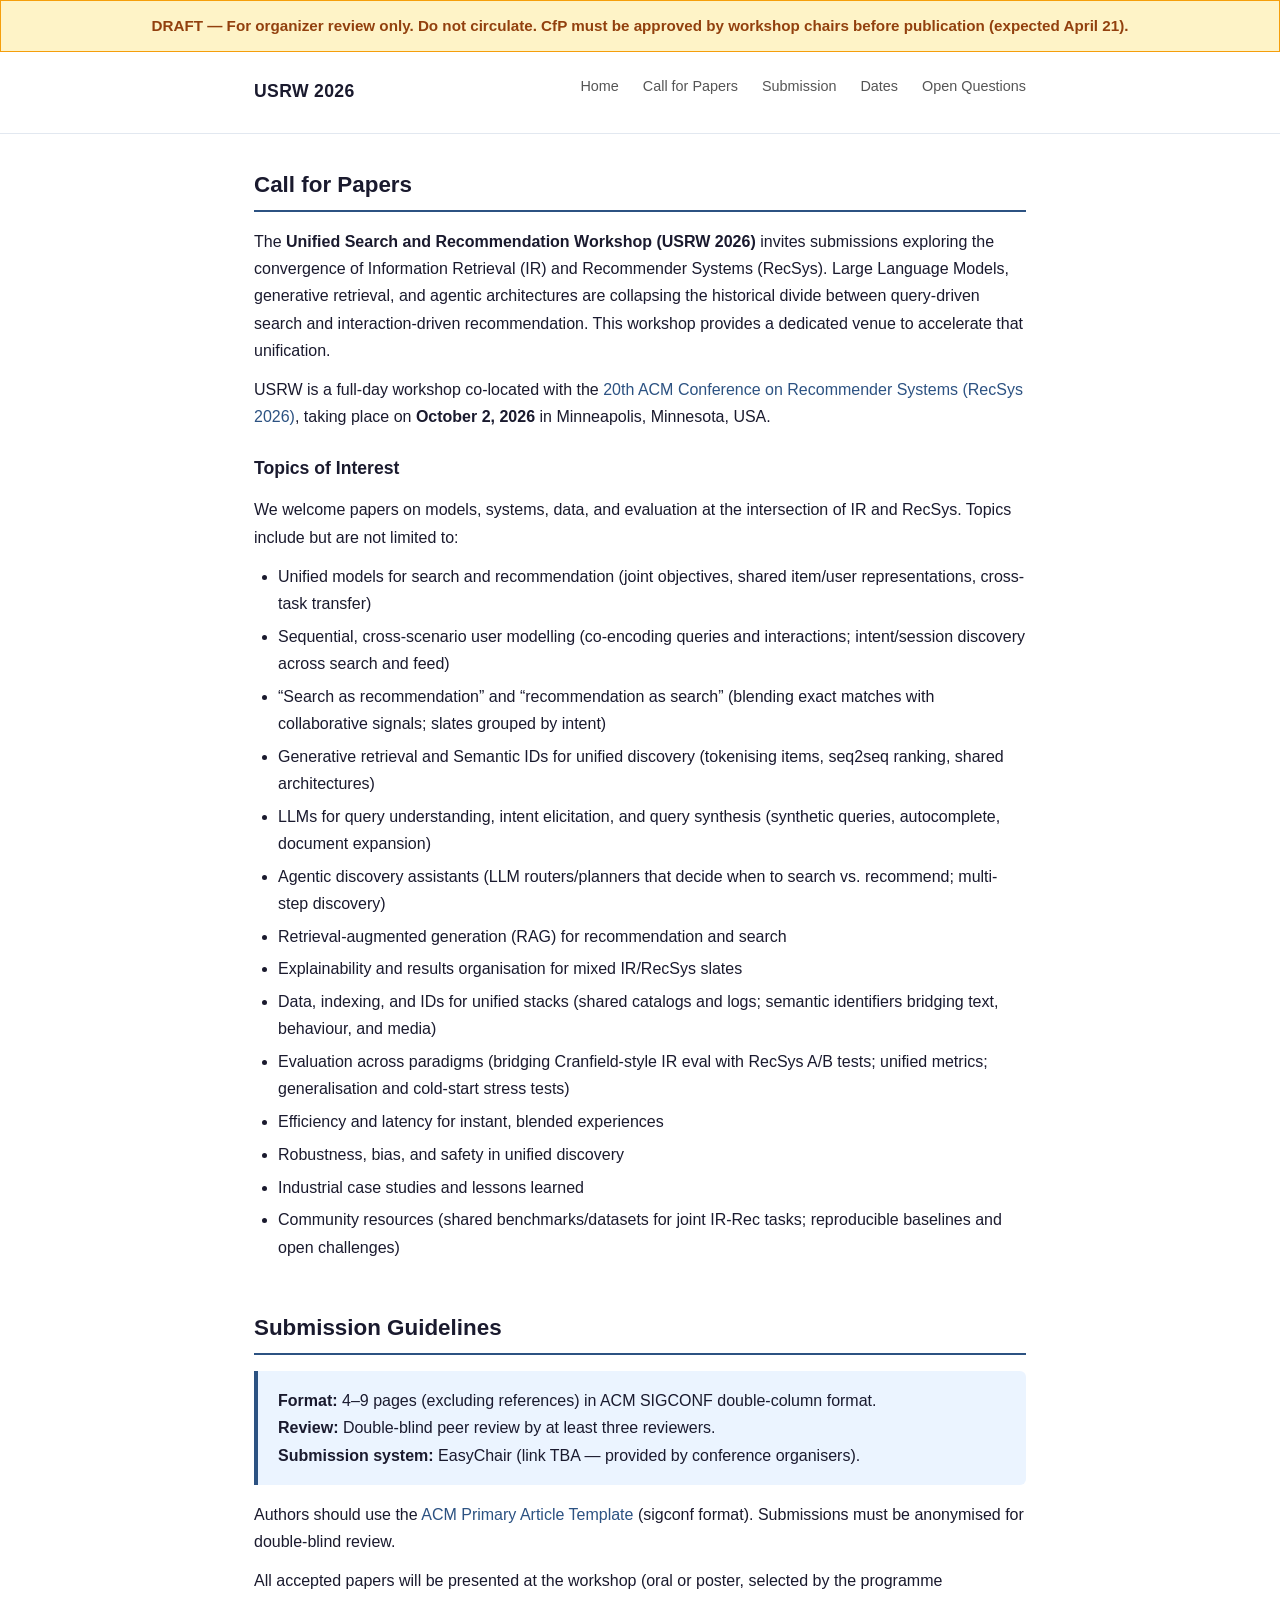
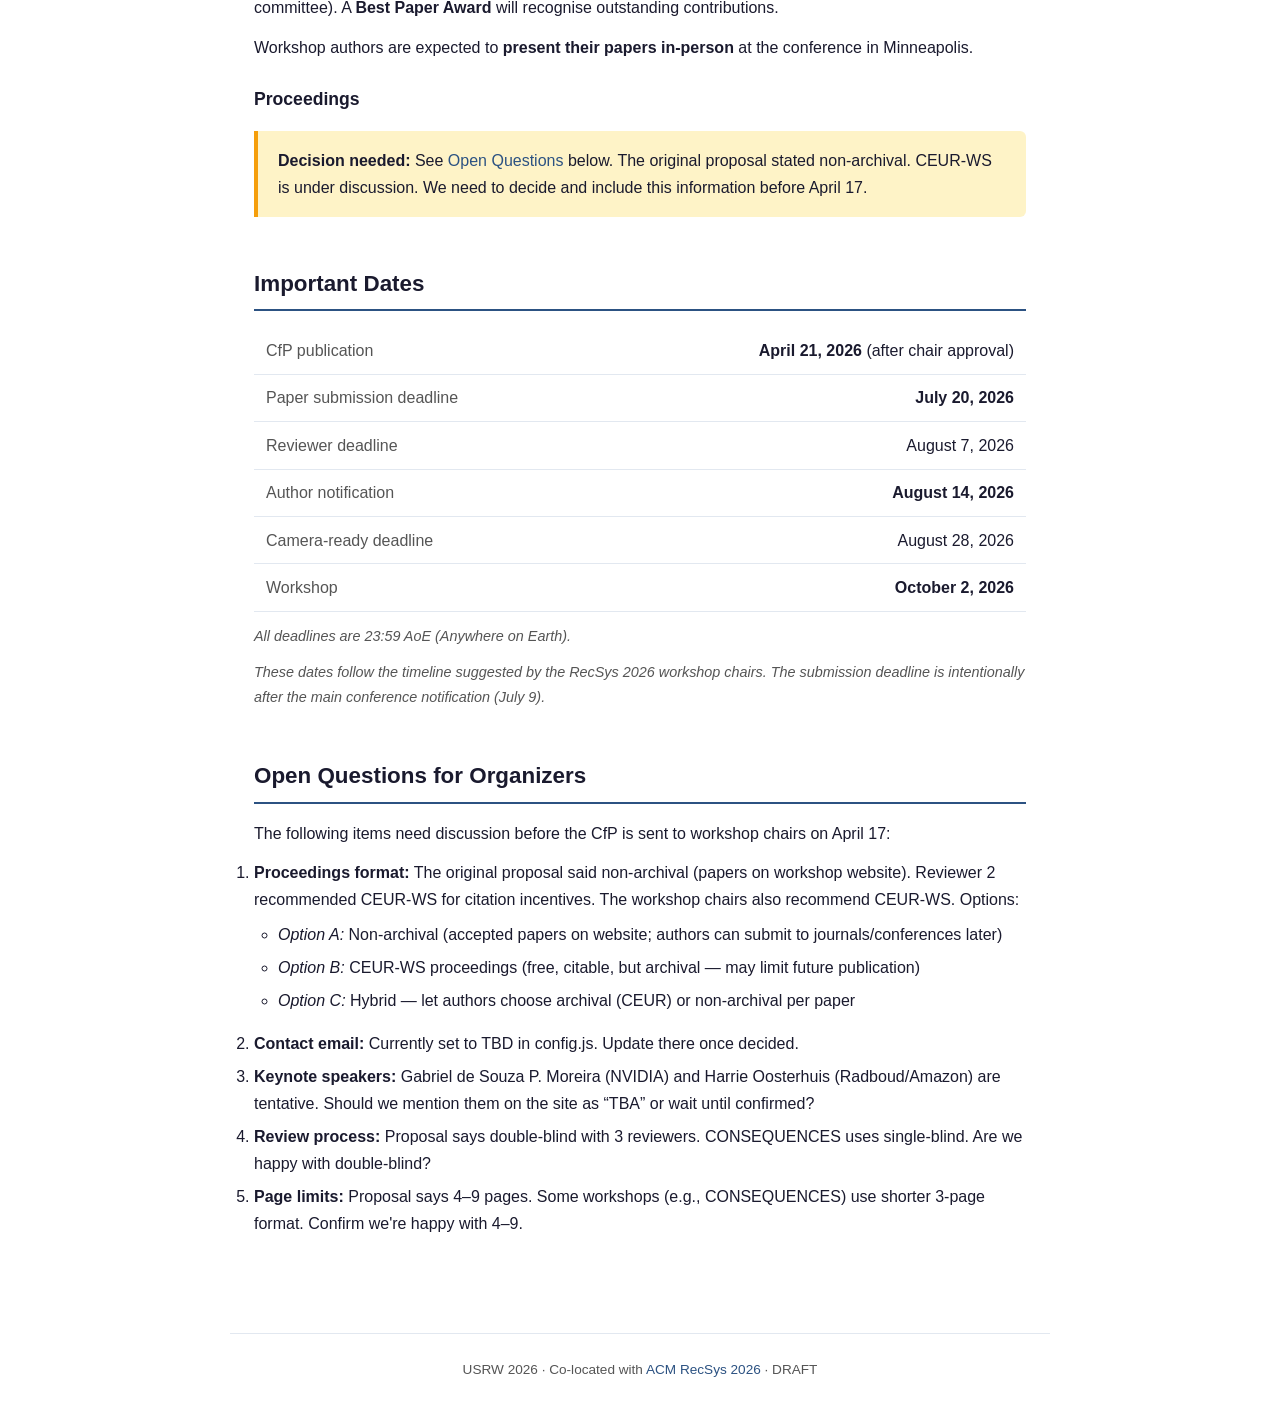
<file: cfp-draft.html>
<!DOCTYPE html>
<html lang="en">
<head>
  <meta charset="UTF-8">
  <meta name="viewport" content="width=device-width, initial-scale=1.0">
  <title>USRW 2026 — Call for Papers (DRAFT)</title>
  <meta name="robots" content="noindex, nofollow">
  <link rel="stylesheet" href="style.css">
  <script src="config.js"></script>
</head>
<body>

<div class="draft-banner">
  DRAFT &mdash; For organizer review only. Do not circulate. CfP must be approved by workshop chairs before publication (expected April 21).
</div>

<header>
  <nav>
    <a href="index.html" class="logo">USRW 2026</a>
    <ul>
      <li><a href="index.html">Home</a></li>
      <li><a href="#cfp">Call for Papers</a></li>
      <li><a href="#submission">Submission</a></li>
      <li><a href="#dates">Dates</a></li>
      <li><a href="#open-questions">Open Questions</a></li>
    </ul>
  </nav>
</header>

<main>

<section id="cfp" style="margin-top: 2rem;">
  <h2>Call for Papers</h2>

  <p>
    The <strong>Unified Search and Recommendation Workshop (USRW 2026)</strong> invites submissions
    exploring the convergence of Information Retrieval (IR) and Recommender Systems (RecSys).
    Large Language Models, generative retrieval, and agentic architectures are collapsing the
    historical divide between query-driven search and interaction-driven recommendation.
    This workshop provides a dedicated venue to accelerate that unification.
  </p>

  <p>
    USRW is a full-day workshop co-located with the
    <a href="https://recsys.acm.org/recsys26/">20th ACM Conference on Recommender Systems (RecSys 2026)</a>,
    taking place on <strong>October 2, 2026</strong> in Minneapolis, Minnesota, USA.
  </p>

  <h3>Topics of Interest</h3>
  <p>We welcome papers on models, systems, data, and evaluation at the intersection of IR and RecSys. Topics include but are not limited to:</p>
  <ul>
    <li>Unified models for search and recommendation (joint objectives, shared item/user representations, cross-task transfer)</li>
    <li>Sequential, cross-scenario user modelling (co-encoding queries and interactions; intent/session discovery across search and feed)</li>
    <li>&ldquo;Search as recommendation&rdquo; and &ldquo;recommendation as search&rdquo; (blending exact matches with collaborative signals; slates grouped by intent)</li>
    <li>Generative retrieval and Semantic IDs for unified discovery (tokenising items, seq2seq ranking, shared architectures)</li>
    <li>LLMs for query understanding, intent elicitation, and query synthesis (synthetic queries, autocomplete, document expansion)</li>
    <li>Agentic discovery assistants (LLM routers/planners that decide when to search vs. recommend; multi-step discovery)</li>
    <li>Retrieval-augmented generation (RAG) for recommendation and search</li>
    <li>Explainability and results organisation for mixed IR/RecSys slates</li>
    <li>Data, indexing, and IDs for unified stacks (shared catalogs and logs; semantic identifiers bridging text, behaviour, and media)</li>
    <li>Evaluation across paradigms (bridging Cranfield-style IR eval with RecSys A/B tests; unified metrics; generalisation and cold-start stress tests)</li>
    <li>Efficiency and latency for instant, blended experiences</li>
    <li>Robustness, bias, and safety in unified discovery</li>
    <li>Industrial case studies and lessons learned</li>
    <li>Community resources (shared benchmarks/datasets for joint IR-Rec tasks; reproducible baselines and open challenges)</li>
  </ul>
</section>

<section id="submission">
  <h2>Submission Guidelines</h2>

  <div class="cfp-highlight">
    <strong>Format:</strong> 4&ndash;9 pages (excluding references) in ACM SIGCONF double-column format.<br>
    <strong>Review:</strong> Double-blind peer review by at least three reviewers.<br>
    <strong>Submission system:</strong> EasyChair (link TBA &mdash; provided by conference organisers).
  </div>

  <p>
    Authors should use the
    <a href="https://www.acm.org/publications/proceedings-template">ACM Primary Article Template</a>
    (sigconf format). Submissions must be anonymised for double-blind review.
  </p>

  <p>
    All accepted papers will be presented at the workshop (oral or poster, selected by the programme committee).
    A <strong>Best Paper Award</strong> will recognise outstanding contributions.
  </p>

  <p>
    Workshop authors are expected to <strong>present their papers in-person</strong> at the conference in Minneapolis.
  </p>

  <h3>Proceedings</h3>
  <p class="cfp-highlight" style="background: #fef3c7; border-left-color: #f59e0b;">
    <strong>Decision needed:</strong> See <a href="#open-questions">Open Questions</a> below.
    The original proposal stated non-archival. CEUR-WS is under discussion.
    We need to decide and include this information before April 17.
  </p>
</section>

<section id="dates">
  <h2>Important Dates</h2>
  <table>
    <tr><td>CfP publication</td><td><strong>April 21, 2026</strong> (after chair approval)</td></tr>
    <tr><td>Paper submission deadline</td><td><strong>July 20, 2026</strong></td></tr>
    <tr><td>Reviewer deadline</td><td>August 7, 2026</td></tr>
    <tr><td>Author notification</td><td><strong>August 14, 2026</strong></td></tr>
    <tr><td>Camera-ready deadline</td><td>August 28, 2026</td></tr>
    <tr><td>Workshop</td><td><strong>October 2, 2026</strong></td></tr>
  </table>
  <p class="note">All deadlines are 23:59 AoE (Anywhere on Earth).</p>
  <p class="note">
    These dates follow the timeline suggested by the RecSys 2026 workshop chairs.
    The submission deadline is intentionally after the main conference notification (July 9).
  </p>
</section>

<section id="open-questions">
  <h2>Open Questions for Organizers</h2>
  <p>The following items need discussion before the CfP is sent to workshop chairs on April 17:</p>

  <ol>
    <li>
      <strong>Proceedings format:</strong> The original proposal said non-archival (papers on workshop website).
      Reviewer 2 recommended CEUR-WS for citation incentives. The workshop chairs also recommend CEUR-WS.
      Options:
      <ul>
        <li><em>Option A:</em> Non-archival (accepted papers on website; authors can submit to journals/conferences later)</li>
        <li><em>Option B:</em> CEUR-WS proceedings (free, citable, but archival &mdash; may limit future publication)</li>
        <li><em>Option C:</em> Hybrid &mdash; let authors choose archival (CEUR) or non-archival per paper</li>
      </ul>
    </li>
    <li>
      <strong>Contact email:</strong> Currently set to TBD in config.js. Update there once decided.
    </li>
    <li>
      <strong>Keynote speakers:</strong> Gabriel de Souza P. Moreira (NVIDIA) and Harrie Oosterhuis (Radboud/Amazon) are tentative.
      Should we mention them on the site as &ldquo;TBA&rdquo; or wait until confirmed?
    </li>
    <li>
      <strong>Review process:</strong> Proposal says double-blind with 3 reviewers. CONSEQUENCES uses single-blind.
      Are we happy with double-blind?
    </li>
    <li>
      <strong>Page limits:</strong> Proposal says 4&ndash;9 pages. Some workshops (e.g., CONSEQUENCES) use shorter 3-page format.
      Confirm we're happy with 4&ndash;9.
    </li>
  </ol>
</section>

</main>

<footer>
  <p>USRW 2026 &middot; Co-located with <a href="https://recsys.acm.org/recsys26/">ACM RecSys 2026</a> &middot; DRAFT</p>
</footer>

</body>
</html>
</file>
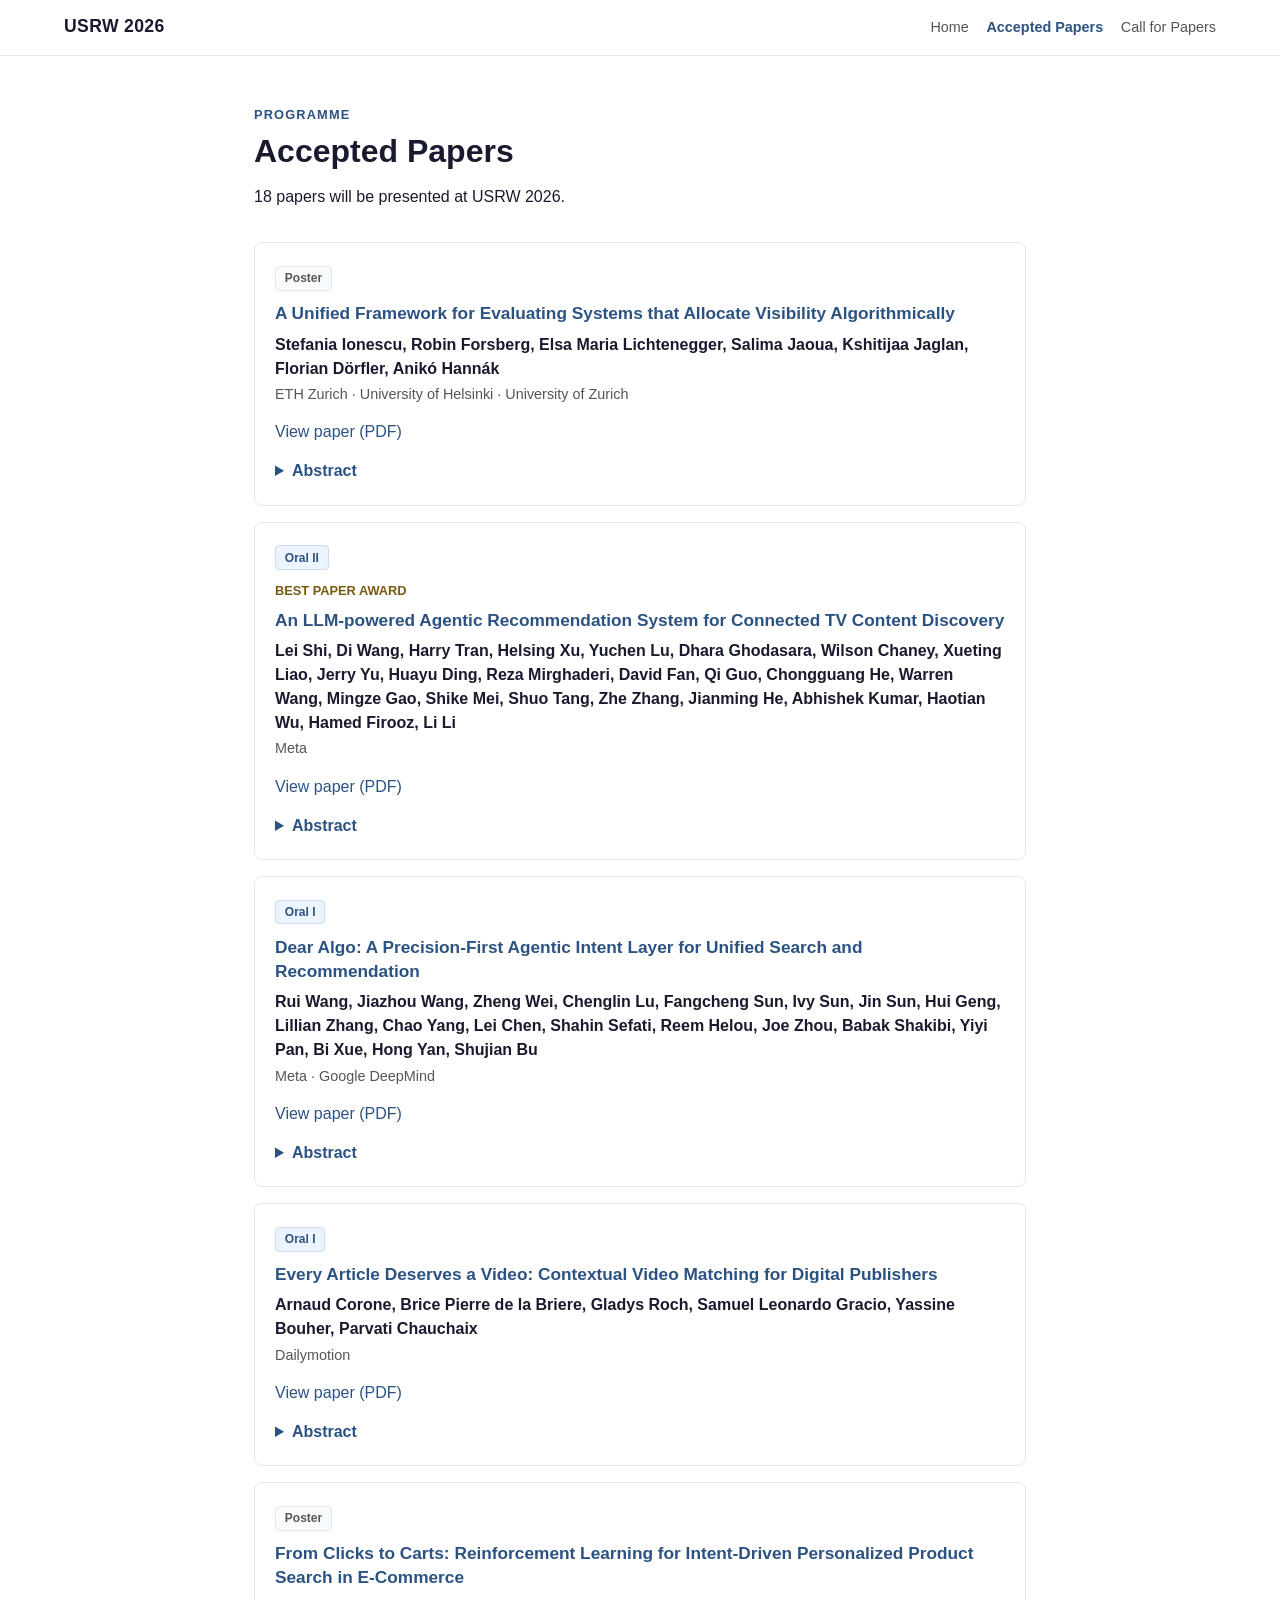
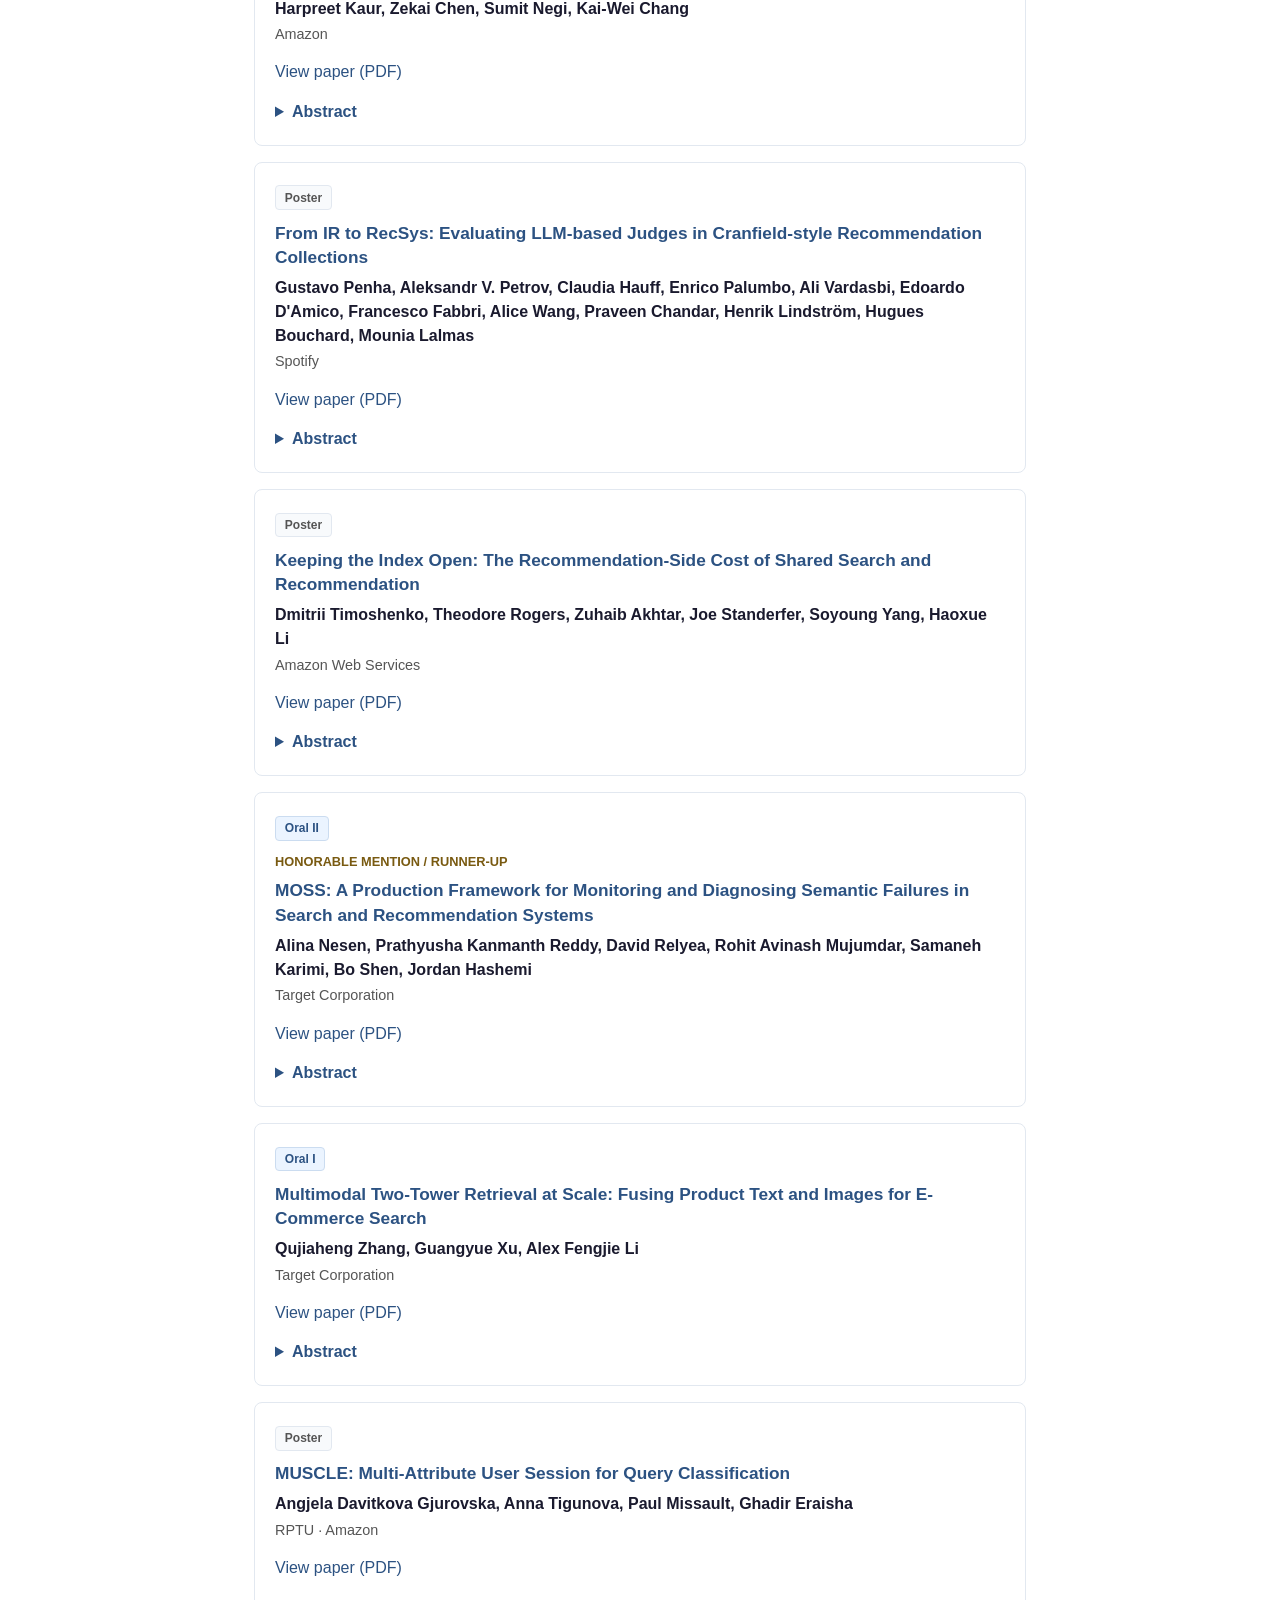
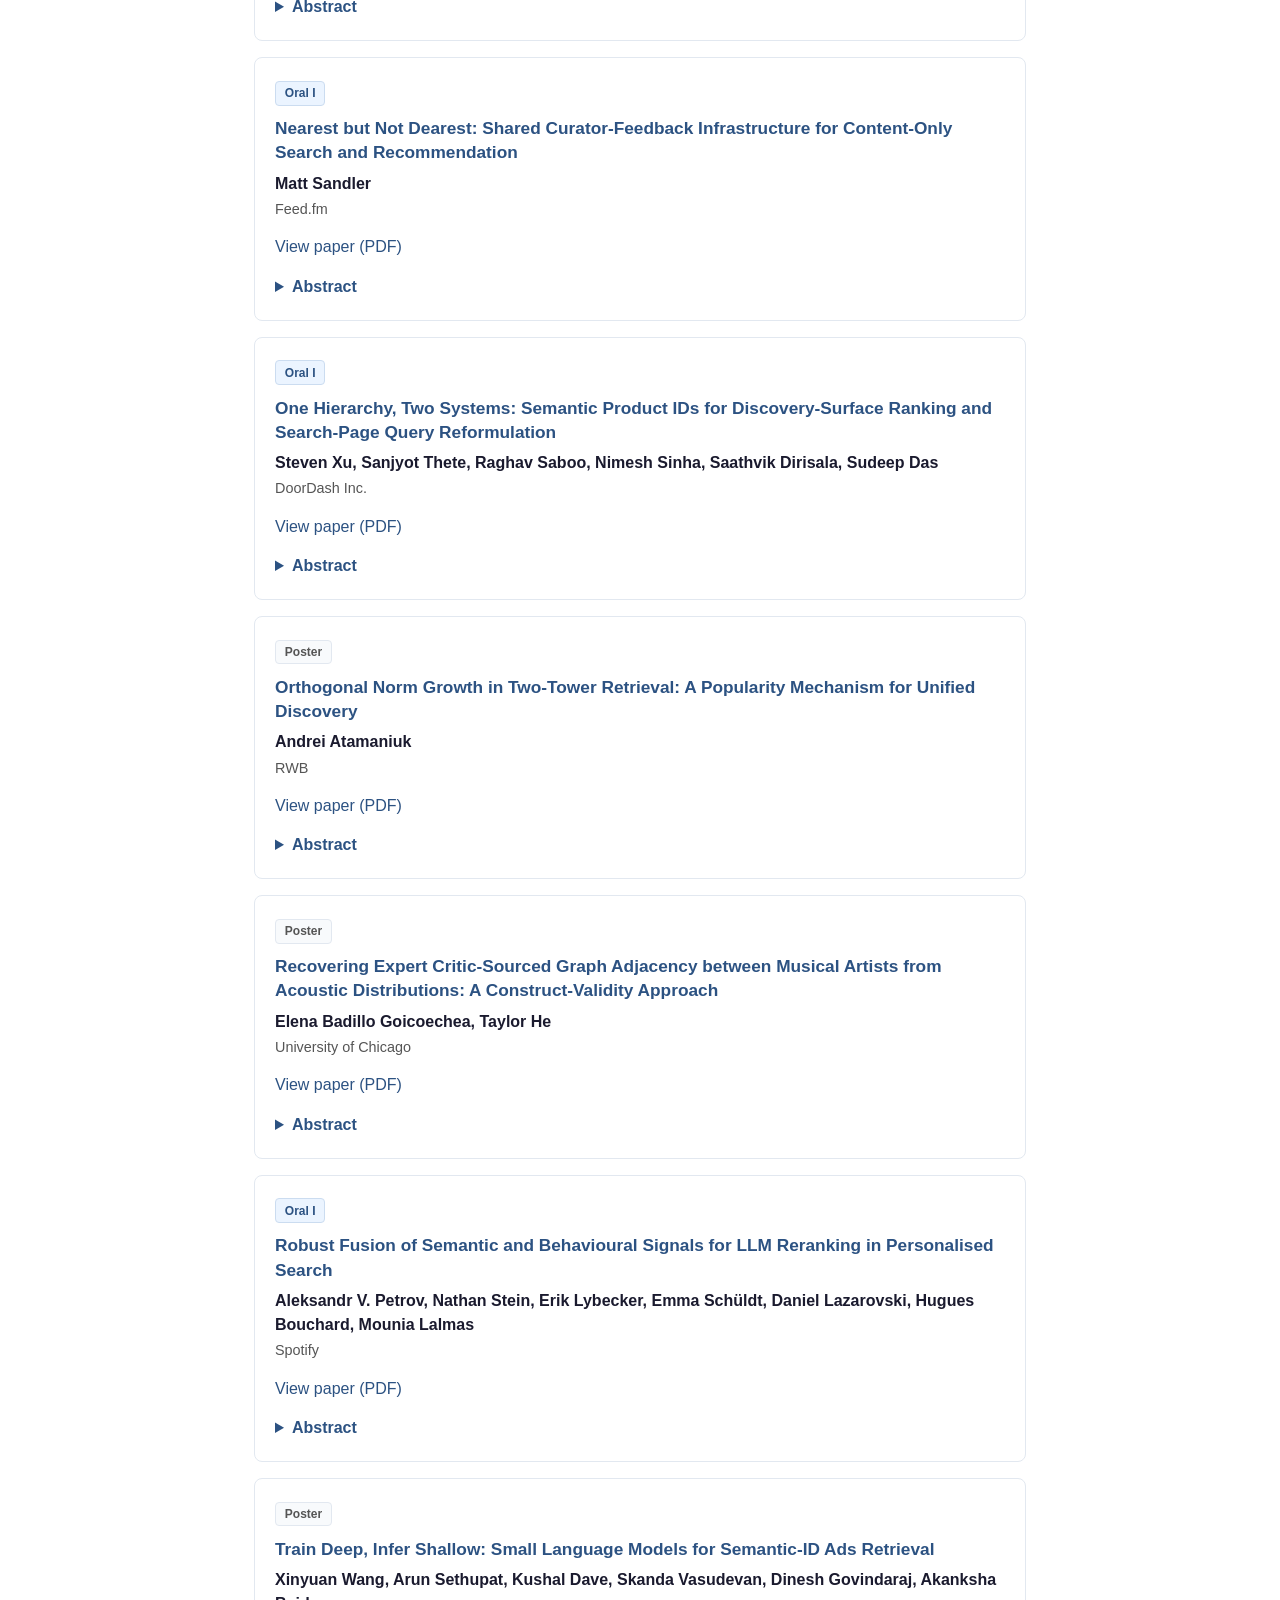
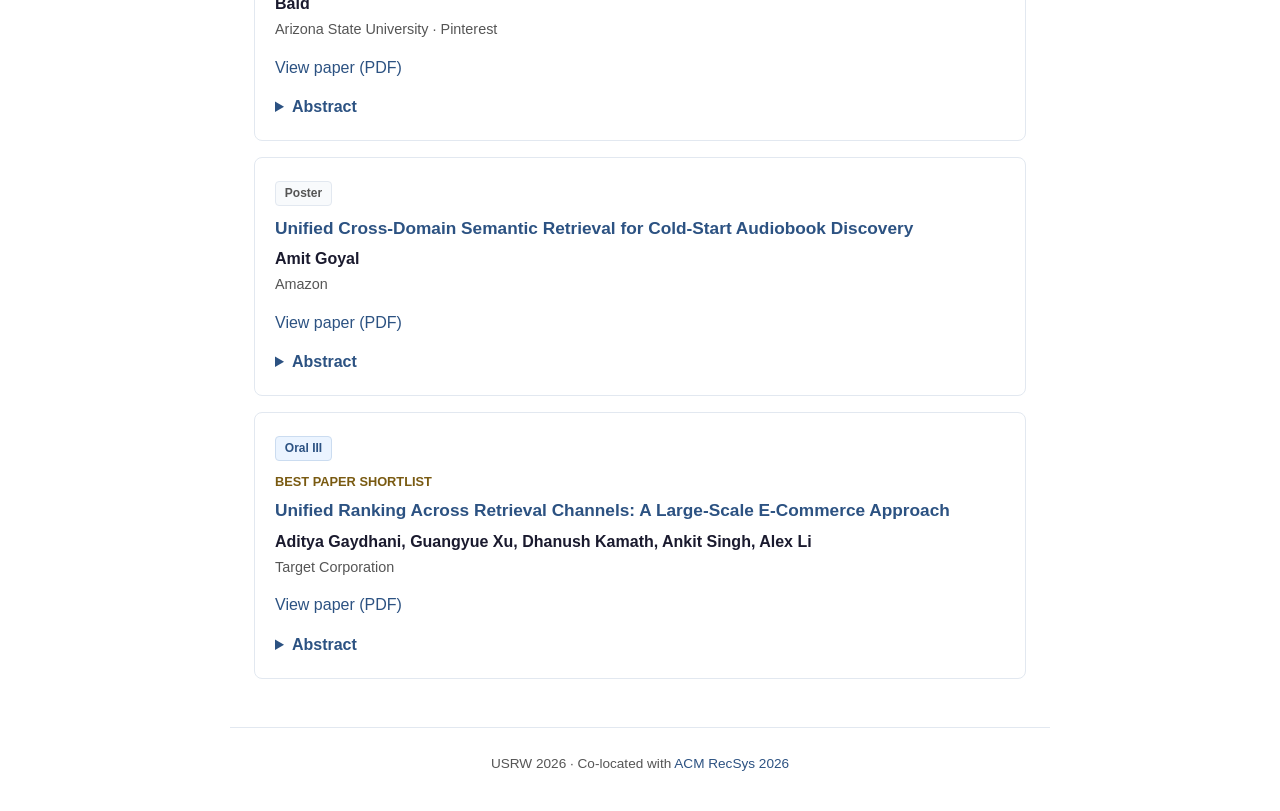
<file: 2026/accepted-papers.html>
<!DOCTYPE html>
<html lang="en">
<head>
  <meta charset="UTF-8">
  <meta name="viewport" content="width=device-width, initial-scale=1.0">
  <title>Accepted Papers — USRW 2026</title>
  <meta name="description" content="Accepted papers at the Unified Search and Recommendation Workshop at ACM RecSys 2026.">
  <link rel="stylesheet" href="style.css">
  <link rel="stylesheet" href="navigation.css">
  <link rel="stylesheet" href="accepted-papers.css">
  <script src="accepted-papers-data.js"></script>
  <script src="paper-sessions.js"></script>
  <script src="accepted-papers.js"></script>
</head>
<body>
<header>
  <nav>
    <a href="index.html" class="logo">USRW 2026</a>
    <ul>
      <li><a href="index.html">Home</a></li>
      <li><a href="accepted-papers.html" aria-current="page">Accepted Papers</a></li>
      <li><a href="call-for-papers.html">Call for Papers</a></li>
    </ul>
  </nav>
</header>

<main class="subpage">
  <div class="page-intro">
    <p class="eyebrow">Programme</p>
    <h1>Accepted Papers</h1>
    <p><span data-paper-count>0</span> papers will be presented at USRW 2026.</p>
  </div>
  <div class="paper-list" data-render="accepted-papers"></div>
</main>

<footer>
  <p>USRW 2026 &middot; Co-located with <a href="https://recsys.acm.org/recsys26/">ACM RecSys 2026</a></p>
</footer>
</body>
</html>
</file>
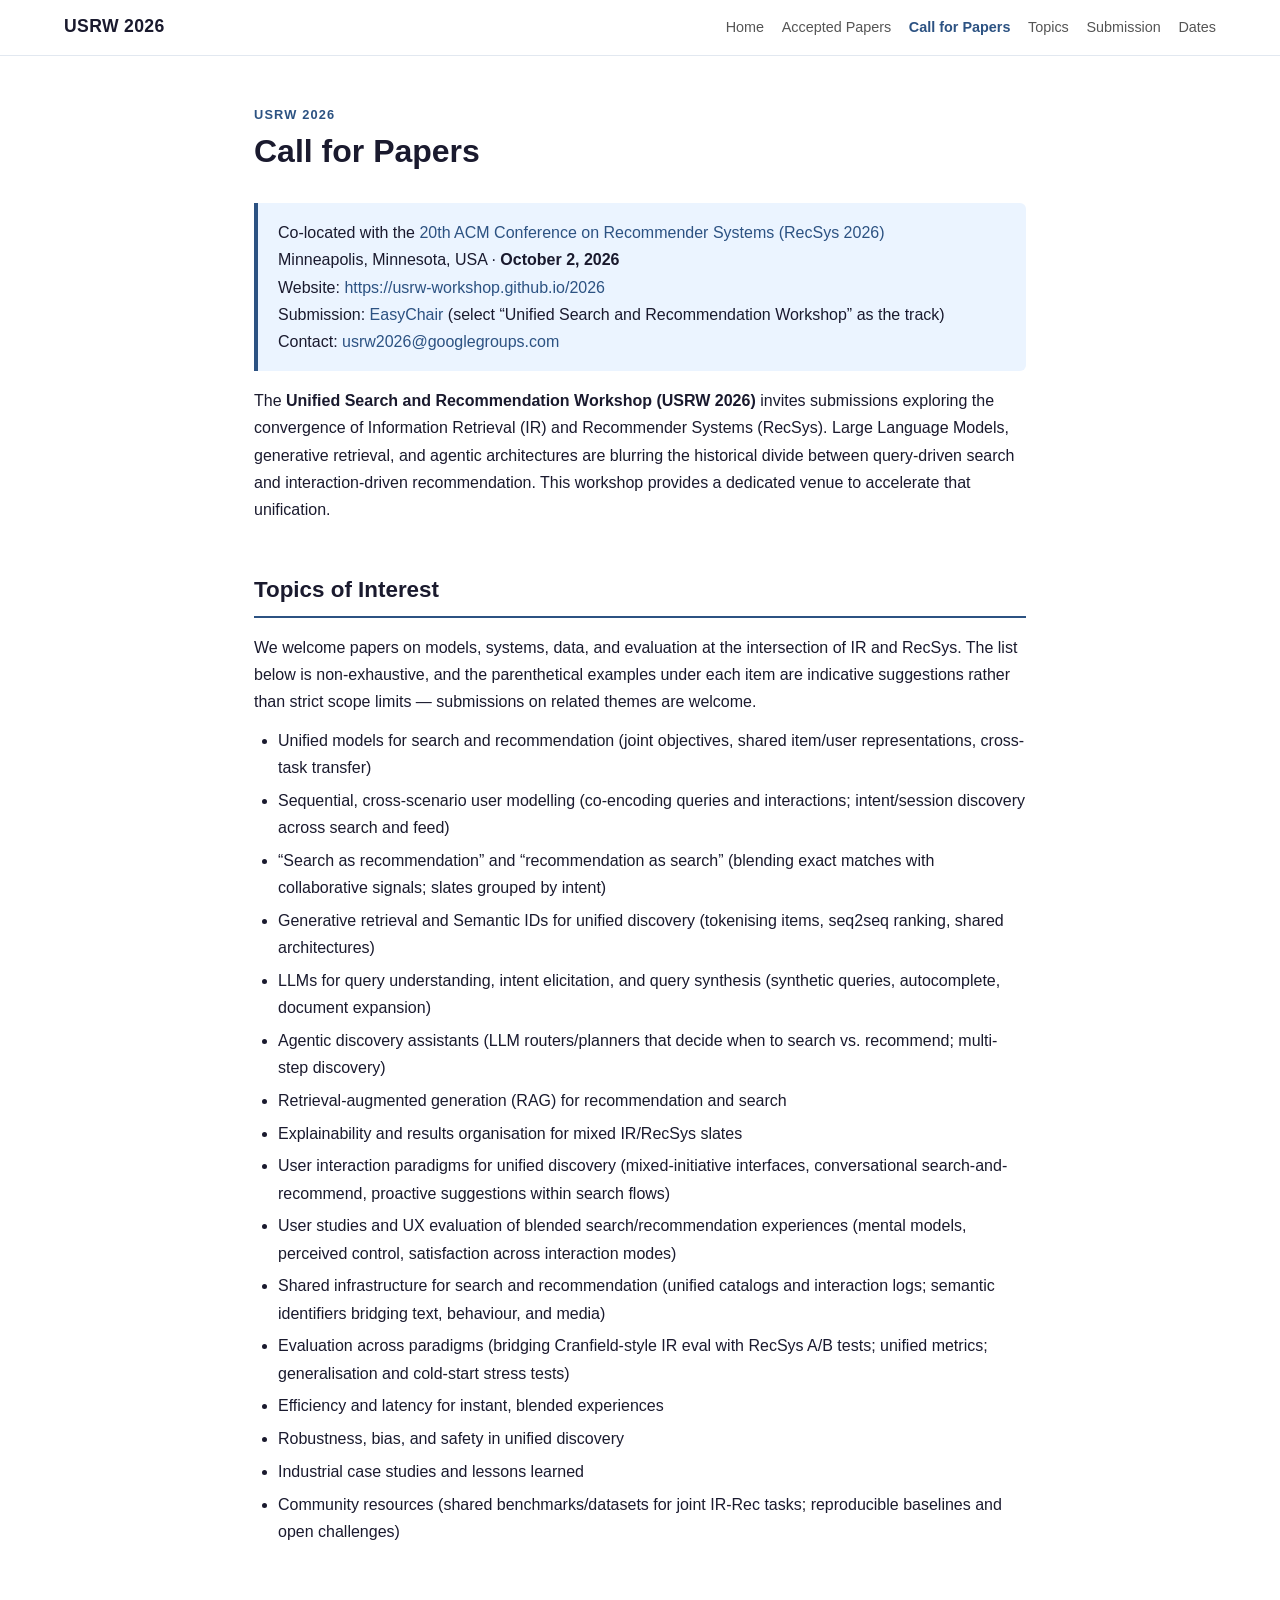
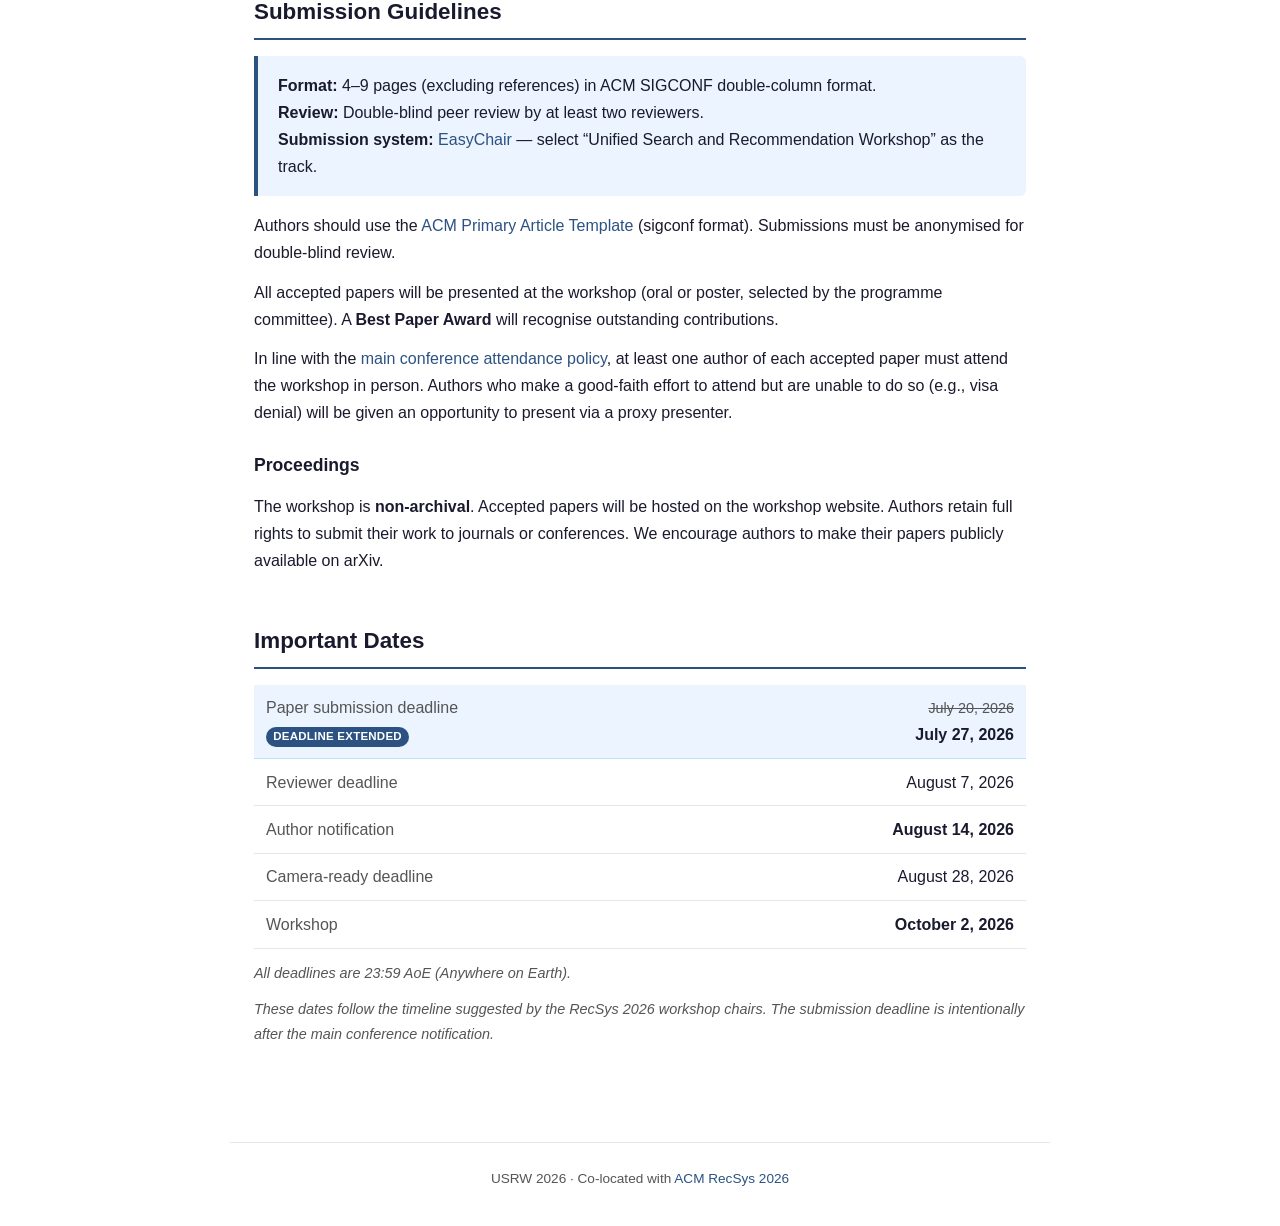
<file: 2026/call-for-papers.html>
<!DOCTYPE html>
<html lang="en">
<head>
  <meta charset="UTF-8">
  <meta name="viewport" content="width=device-width, initial-scale=1.0">
  <title>Call for Papers — USRW 2026</title>
  <meta name="description" content="Call for papers for the Unified Search and Recommendation Workshop at ACM RecSys 2026.">
  <link rel="stylesheet" href="style.css">
  <link rel="stylesheet" href="navigation.css">
  <script src="config.js"></script>
</head>
<body>
<header>
  <nav>
    <a href="index.html" class="logo">USRW 2026</a>
    <ul>
      <li><a href="index.html">Home</a></li>
      <li><a href="accepted-papers.html">Accepted Papers</a></li>
      <li><a href="call-for-papers.html" aria-current="page">Call for Papers</a></li>
      <li><a href="#topics">Topics</a></li>
      <li><a href="#submission">Submission</a></li>
      <li><a href="#dates">Dates</a></li>
    </ul>
  </nav>
</header>

<main class="subpage">
<section id="cfp">
  <div class="page-intro">
    <p class="eyebrow">USRW 2026</p>
    <h1>Call for Papers</h1>
  </div>

  <div class="cfp-highlight">
    Co-located with the <a href="https://recsys.acm.org/recsys26/">20th ACM Conference on Recommender Systems (RecSys 2026)</a><br>
    Minneapolis, Minnesota, USA &middot; <strong>October 2, 2026</strong><br>
    Website: <a href="https://usrw-workshop.github.io/2026">https://usrw-workshop.github.io/2026</a><br>
    Submission: <a href="https://easychair.org/my/conference?conf=recsys2026workshops">EasyChair</a> (select &ldquo;Unified Search and Recommendation Workshop&rdquo; as the track)<br>
    Contact: <a data-config="contactEmail">loading…</a>
  </div>

  <p>
    The <strong>Unified Search and Recommendation Workshop (USRW 2026)</strong> invites submissions
    exploring the convergence of Information Retrieval (IR) and Recommender Systems (RecSys).
    Large Language Models, generative retrieval, and agentic architectures are blurring the
    historical divide between query-driven search and interaction-driven recommendation.
    This workshop provides a dedicated venue to accelerate that unification.
  </p>
</section>

<section id="topics">
  <h2>Topics of Interest</h2>
  <p>
    We welcome papers on models, systems, data, and evaluation at the intersection of IR and RecSys.
    The list below is non-exhaustive, and the parenthetical examples under each item are indicative
    suggestions rather than strict scope limits &mdash; submissions on related themes are welcome.
  </p>
  <ul data-render="topics"></ul>
</section>

<section id="submission">
  <h2>Submission Guidelines</h2>

  <div class="cfp-highlight">
    <strong>Format:</strong> 4&ndash;9 pages (excluding references) in ACM SIGCONF double-column format.<br>
    <strong>Review:</strong> Double-blind peer review by at least two reviewers.<br>
    <strong>Submission system:</strong> <a href="https://easychair.org/my/conference?conf=recsys2026workshops">EasyChair</a> &mdash; select &ldquo;Unified Search and Recommendation Workshop&rdquo; as the track.
  </div>

  <p>
    Authors should use the <a href="https://www.acm.org/publications/proceedings-template">ACM Primary Article Template</a>
    (sigconf format). Submissions must be anonymised for double-blind review.
  </p>
  <p>
    All accepted papers will be presented at the workshop (oral or poster, selected by the programme committee).
    A <strong>Best Paper Award</strong> will recognise outstanding contributions.
  </p>
  <p>
    In line with the <a href="https://recsys.acm.org/recsys26/call/?section=in-person-attendance#content-tab-1-9-tab">main conference attendance policy</a>,
    at least one author of each accepted paper must attend the workshop in person. Authors who make a good-faith effort
    to attend but are unable to do so (e.g., visa denial) will be given an opportunity to present via a proxy presenter.
  </p>

  <h3>Proceedings</h3>
  <p>
    The workshop is <strong>non-archival</strong>. Accepted papers will be hosted on the workshop website.
    Authors retain full rights to submit their work to journals or conferences.
    We encourage authors to make their papers publicly available on arXiv.
  </p>
</section>

<section id="dates">
  <h2>Important Dates</h2>
  <table data-render="dates"></table>
  <p class="note">All deadlines are 23:59 AoE (Anywhere on Earth).</p>
  <p class="note">These dates follow the timeline suggested by the RecSys 2026 workshop chairs. The submission deadline is intentionally after the main conference notification.</p>
</section>
</main>

<footer>
  <p>USRW 2026 &middot; Co-located with <a href="https://recsys.acm.org/recsys26/">ACM RecSys 2026</a></p>
</footer>
</body>
</html>
</file>
<file: 2026/style.css>
/* === Reset & Base === */
*, *::before, *::after { box-sizing: border-box; margin: 0; padding: 0; }

:root {
  --color-bg: #ffffff;
  --color-text: #1a1a2e;
  --color-muted: #555;
  --color-accent: #2c5282;
  --color-accent-light: #ebf4ff;
  --color-border: #e2e8f0;
  --max-width: 820px;
}

body {
  font-family: -apple-system, BlinkMacSystemFont, "Segoe UI", Roboto, "Helvetica Neue", Arial, sans-serif;
  color: var(--color-text);
  background: var(--color-bg);
  line-height: 1.7;
  font-size: 16px;
}

a { color: var(--color-accent); text-decoration: none; }
a:hover { text-decoration: underline; }

/* === Hero === */
#hero {
  max-width: var(--max-width);
  margin: 0 auto;
  padding: 4rem 1.5rem 3rem;
  text-align: center;
}

#hero h1 {
  font-size: 2rem;
  font-weight: 700;
  line-height: 1.3;
  margin-bottom: 0.5rem;
}

.subtitle {
  font-size: 1.15rem;
  color: var(--color-accent);
  font-weight: 600;
  margin-bottom: 1rem;
}

.meta {
  color: var(--color-muted);
  font-size: 0.95rem;
  line-height: 1.6;
}

/* === Sections === */
main {
  max-width: var(--max-width);
  margin: 0 auto;
  padding: 0 1.5rem 3rem;
}

.subpage { padding-top: 3rem; }

.page-intro { margin-bottom: 2rem; }

.page-intro h1 {
  font-size: 2rem;
  line-height: 1.25;
  margin-bottom: 0.75rem;
}

.eyebrow {
  color: var(--color-accent);
  font-size: 0.8rem;
  font-weight: 700;
  letter-spacing: 0.09em;
  margin-bottom: 0.35rem;
  text-transform: uppercase;
}

section { margin-bottom: 3rem; }

h2 {
  font-size: 1.4rem;
  font-weight: 700;
  margin-bottom: 1rem;
  padding-bottom: 0.4rem;
  border-bottom: 2px solid var(--color-accent);
}

h3 {
  font-size: 1.1rem;
  font-weight: 600;
  margin-top: 1.5rem;
  margin-bottom: 0.75rem;
}

p { margin-bottom: 0.75rem; }

ul {
  margin: 0.5rem 0 1rem 1.5rem;
}

li { margin-bottom: 0.35rem; }

/* === Dates table === */
table {
  width: 100%;
  border-collapse: collapse;
  margin-bottom: 0.75rem;
}

td {
  padding: 0.6rem 0.75rem;
  border-bottom: 1px solid var(--color-border);
}

td:first-child { color: var(--color-muted); }
td:last-child { text-align: right; }

.date-extended {
  background: var(--color-accent-light);
}

.date-extended td {
  border-bottom-color: #bee3f8;
}

.date-extended-badge {
  display: inline-block;
  margin-top: 0.2rem;
  padding: 0.1rem 0.45rem;
  border-radius: 999px;
  background: var(--color-accent);
  color: #fff;
  font-size: 0.72rem;
  font-weight: 700;
  letter-spacing: 0.02em;
  line-height: 1.5;
  text-transform: uppercase;
}

.date-previous {
  color: var(--color-muted);
  font-size: 0.9rem;
}

.note {
  font-size: 0.9rem;
  color: var(--color-muted);
  font-style: italic;
}

/* === Organizers === */
.organizer-grid {
  display: grid;
  grid-template-columns: repeat(auto-fill, minmax(220px, 1fr));
  gap: 1rem;
  margin-bottom: 0.5rem;
}

.organizer {
  background: var(--color-accent-light);
  padding: 1rem;
  border-radius: 6px;
  font-size: 0.95rem;
  line-height: 1.5;
}

ul.advisory {
  list-style: none;
  margin-left: 0;
}

ul.advisory li {
  padding: 0.3rem 0;
}

/* === CfP highlight box === */
.cfp-highlight {
  background: var(--color-accent-light);
  border-left: 4px solid var(--color-accent);
  padding: 1rem 1.25rem;
  margin: 1rem 0;
  border-radius: 0 6px 6px 0;
}

/* === Footer === */
footer {
  max-width: var(--max-width);
  margin: 0 auto;
  padding: 1.5rem;
  border-top: 1px solid var(--color-border);
  text-align: center;
  font-size: 0.85rem;
  color: var(--color-muted);
}

/* === Responsive === */
@media (max-width: 600px) {
  #hero h1 { font-size: 1.5rem; }
  .organizer-grid { grid-template-columns: 1fr; }
}
</file>
<file: 2026/navigation.css>
/* Shared navigation and space for section links below the sticky header. */
html { scroll-padding-top: 8rem; }

header {
  position: sticky;
  top: 0;
  background: rgba(255, 255, 255, 0.97);
  backdrop-filter: blur(8px);
  border-bottom: 1px solid var(--color-border);
  z-index: 100;
}

nav {
  max-width: 1200px;
  margin: 0 auto;
  padding: 0.75rem 1.5rem;
  display: flex;
  align-items: center;
  justify-content: space-between;
  flex-wrap: nowrap;
  gap: 0.55rem 1.5rem;
}

.logo {
  color: var(--color-text);
  font-size: 1.1rem;
  font-weight: 700;
  letter-spacing: 0.02em;
}

nav ul {
  display: flex;
  flex-wrap: nowrap;
  gap: 0.4rem 1.1rem;
  margin: 0;
  padding: 0;
  list-style: none;
}

nav li { margin: 0; }

nav ul a {
  display: block;
  padding: 0.2rem 0;
  color: var(--color-muted);
  font-size: 0.9rem;
  font-weight: 500;
  white-space: nowrap;
}

nav ul a:hover,
nav ul a[aria-current="page"] { color: var(--color-accent); }

nav ul a[aria-current="page"] { font-weight: 700; }

a:focus-visible {
  outline: 2px solid var(--color-accent);
  outline-offset: 3px;
  border-radius: 2px;
}

@media (max-width: 1100px) {
  html { scroll-padding-top: 7rem; }

  nav {
    display: block;
    padding: 0.6rem 1.5rem 0.4rem;
  }

  nav ul {
    flex-wrap: nowrap;
    gap: 1rem;
    margin-top: 0.25rem;
    padding: 0.2rem 0.2rem 0.4rem;
    overflow-x: auto;
    scrollbar-width: thin;
  }

  nav li { flex: 0 0 auto; }
}

@media (max-width: 800px) {
  html { scroll-padding-top: 0; }

  header { position: static; }

  nav ul {
    flex-wrap: wrap;
    overflow-x: visible;
    gap: 0.15rem 1rem;
  }
}
</file>
<file: 2026/programme.css>
.programme-disclosure > summary {
  width: fit-content;
  padding: 0.6rem 0;
  color: var(--color-accent);
  cursor: pointer;
  font-weight: 600;
}

.programme-disclosure > summary:hover { text-decoration: underline; }

.programme-disclosure > summary:focus-visible {
  outline: 2px solid var(--color-accent);
  outline-offset: 3px;
  border-radius: 2px;
}

.programme-hide,
.programme-disclosure[open] .programme-show { display: none; }
.programme-disclosure[open] .programme-hide { display: inline; }

.schedule-meta {
  margin-bottom: 0.2rem;
  font-weight: 600;
}

.schedule-meta span {
  padding: 0 0.4rem;
  color: var(--color-muted);
}

.schedule-timezone {
  margin-bottom: 1.4rem;
  color: var(--color-muted);
  font-size: 0.85rem;
}

.schedule {
  margin: 0;
  padding: 0;
  border: 1px solid var(--color-border);
  border-radius: 10px;
  list-style: none;
}

.schedule-row {
  display: grid;
  grid-template-columns: 9.5rem minmax(0, 1fr);
  gap: 1.25rem;
  margin: 0;
  padding: 1.2rem 1.3rem;
}

.schedule-row + .schedule-row { border-top: 1px solid var(--color-border); }
.schedule-row:first-child { border-radius: 9px 9px 0 0; }
.schedule-row:last-child { border-radius: 0 0 9px 9px; }

.schedule-time {
  margin: 0.1rem 0 0;
  color: var(--color-accent);
  font-size: 0.84rem;
  font-weight: 600;
  font-variant-numeric: tabular-nums;
  line-height: 1.5;
  white-space: nowrap;
}

.schedule-content h3 {
  margin: 0;
  font-size: 1.02rem;
  line-height: 1.45;
}

.schedule-label {
  margin: 0 0 0.35rem;
  color: var(--color-accent);
  font-size: 0.72rem;
  font-weight: 700;
  letter-spacing: 0.06em;
  text-transform: uppercase;
}

.schedule-speaker {
  margin: 0.45rem 0 0;
  font-size: 0.92rem;
  font-weight: 600;
}

.schedule-detail {
  margin: 0.35rem 0 0;
  color: var(--color-muted);
  font-size: 0.85rem;
  line-height: 1.5;
}

.schedule-row--featured {
  background: #f3f7fc;
  box-shadow: inset 3px 0 0 var(--color-accent);
}

.schedule-row--break { background: #f8fafc; }
.schedule-row--break h3 { color: var(--color-muted); font-weight: 500; }

.schedule-papers {
  margin: 1rem 0 0;
  padding: 0;
  list-style: none;
}

.schedule-papers li { margin: 0; }

.schedule-papers li + li {
  margin-top: 0.9rem;
  padding-top: 0.9rem;
  border-top: 1px solid var(--color-border);
}

.schedule-papers a,
.schedule-paper-title {
  display: block;
  font-size: 0.94rem;
  font-weight: 600;
  line-height: 1.5;
}

.schedule-authors {
  margin: 0.3rem 0 0;
  color: var(--color-muted);
  font-size: 0.85rem;
  line-height: 1.5;
}

.schedule-disclosure { margin-top: 0.85rem; }

.schedule-disclosure > summary,
.schedule-abstract > summary {
  width: fit-content;
  color: var(--color-accent);
  cursor: pointer;
  font-size: 0.85rem;
  font-weight: 600;
}

.schedule-disclosure > summary:hover,
.schedule-abstract > summary:hover { text-decoration: underline; }

.schedule-disclosure > summary:focus-visible,
.schedule-abstract > summary:focus-visible {
  outline: 2px solid var(--color-accent);
  outline-offset: 3px;
  border-radius: 2px;
}

.schedule-abstract {
  margin-top: 0.6rem;
  font-size: 0.85rem;
  line-height: 1.5;
}

.schedule-abstract p {
  margin: 0.5rem 0 0;
  color: var(--color-muted);
}

@media (max-width: 600px) {
  .schedule-row {
    grid-template-columns: minmax(0, 1fr);
    gap: 0.45rem;
    padding: 1.1rem;
  }

  .schedule-time { margin-top: 0; }
  .schedule-content h3 { font-size: 1rem; }
  .schedule-meta span { padding: 0 0.2rem; }
}
</file>
<file: 2026/keynotes.css>
/* === Keynotes === */
.keynote {
  padding: 1.6rem;
  margin-bottom: 1.5rem;
  border: 1px solid var(--color-border);
  border-radius: 10px;
  background: linear-gradient(135deg, var(--color-accent-light), #fff 55%);
  box-shadow: 0 8px 24px rgba(44, 82, 130, 0.06);
}

.keynote-header {
  display: grid;
  grid-template-columns: 140px minmax(0, 1fr);
  gap: 1.35rem;
  align-items: center;
}

.keynote-photo {
  width: 100%;
  height: 168px;
  border-radius: 8px;
  object-fit: cover;
  object-position: center top;
}

.keynote-intro h3 {
  margin-top: 0;
  margin-bottom: 0.1rem;
  color: var(--color-accent);
  font-size: 1.25rem;
}

.keynote-position {
  margin-bottom: 0.55rem;
  color: var(--color-muted);
  font-size: 0.9rem;
  font-weight: 600;
}

.keynote-details {
  margin-top: 1.35rem;
  padding-top: 1.2rem;
  border-top: 1px solid var(--color-border);
}

.keynote-details h4 {
  margin: 1.1rem 0 0.35rem;
  font-size: 0.85rem;
  letter-spacing: 0.06em;
  text-transform: uppercase;
}

.keynote-details h4:first-child {
  margin-top: 0;
}

.keynote-title {
  font-size: 1.05rem;
  font-weight: 700;
  line-height: 1.45;
}

.keynote-details p:last-child {
  margin-bottom: 0;
}

@media (max-width: 600px) {
  .keynote {
    padding: 1.1rem;
  }

  .keynote-header {
    grid-template-columns: 100px minmax(0, 1fr);
    gap: 1rem;
  }

  .keynote-photo {
    height: 125px;
  }

  .keynote-intro h3 {
    font-size: 1.1rem;
  }

  .keynote-title {
    font-size: 0.95rem;
  }
}
</file>
<file: 2026/tutorial.css>
/* === In-workshop tutorial === */
.tutorial-card {
  overflow: hidden;
  border: 1px solid #cbdcf0;
  border-radius: 12px;
  background: #fff;
  box-shadow: 0 10px 28px rgba(44, 82, 130, 0.08);
}

.tutorial-summary {
  padding: 1.5rem 1.6rem;
  background: linear-gradient(135deg, #1a365d, var(--color-accent));
  color: #fff;
}

.tutorial-summary h3 {
  margin: 0 0 0.55rem;
  font-size: 1.35rem;
}

.tutorial-lead {
  max-width: 680px;
  margin-bottom: 0;
  color: #ebf8ff;
  font-size: 1.02rem;
}

.tutorial-presenters {
  display: grid;
  grid-template-columns: repeat(2, minmax(0, 1fr));
  gap: 1rem;
  padding: 1.25rem 1.6rem;
  border-bottom: 1px solid var(--color-border);
  background: var(--color-accent-light);
}

.tutorial-presenter {
  display: flex;
  gap: 0.8rem;
  align-items: center;
}

.tutorial-presenter-photo {
  --portrait-left: 0;
  --portrait-top: 0;
  --portrait-width: 100%;

  position: relative;
  width: 64px;
  height: 64px;
  overflow: hidden;
  flex: 0 0 auto;
  border: 2px solid #fff;
  border-radius: 50%;
  background: #dbe8f5;
  box-shadow: 0 2px 8px rgba(26, 54, 93, 0.16);
}

.tutorial-presenter-photo img {
  position: absolute;
  top: var(--portrait-top);
  left: var(--portrait-left);
  width: var(--portrait-width);
  height: auto;
  max-width: none;
}

/* CV-measured crops: matching 45% eye lines and comparable face scale. */
.tutorial-presenter-photo--aleksandr {
  --portrait-left: -49.77%;
  --portrait-top: -4.09%;
  --portrait-width: 211.59%;
}

.tutorial-presenter-photo--gustavo {
  --portrait-left: -14.74%;
  --portrait-top: -37.47%;
  --portrait-width: 133.68%;
}

.tutorial-presenter p {
  margin: 0;
  line-height: 1.4;
}

.tutorial-presenter strong,
.tutorial-presenter span {
  display: block;
}

.tutorial-presenter span {
  color: var(--color-muted);
  font-size: 0.84rem;
}

.tutorial-content {
  padding: 1.35rem 1.6rem 1.5rem;
}

.tutorial-content h4 {
  margin-bottom: 0.65rem;
  font-size: 0.9rem;
  letter-spacing: 0.06em;
  text-transform: uppercase;
}

.tutorial-topics {
  display: grid;
  grid-template-columns: repeat(2, minmax(0, 1fr));
  gap: 0.65rem 1.4rem;
  margin: 0 0 1.25rem;
  padding: 0;
  list-style: none;
}

.tutorial-topics li {
  position: relative;
  margin: 0;
  padding-left: 1rem;
}

.tutorial-topics li::before {
  position: absolute;
  left: 0;
  color: var(--color-accent);
  content: "•";
}

.tutorial-goal {
  margin: 0;
  padding: 0.9rem 1rem;
  border-left: 3px solid var(--color-accent);
  background: var(--color-accent-light);
  font-weight: 600;
}

.slides-link {
  margin: 1.2rem 0 0;
}

.slides-link a {
  display: inline-block;
  padding: 0.7rem 1rem;
  border-radius: 6px;
  background: var(--color-accent);
  color: #fff;
  font-weight: 700;
  text-decoration: none;
}

.slides-link a:hover,
.slides-link a:focus-visible {
  background: #163b67;
  text-decoration: underline;
}

@media (max-width: 600px) {
  .tutorial-summary,
  .tutorial-presenters,
  .tutorial-content {
    padding-right: 1.1rem;
    padding-left: 1.1rem;
  }

  .tutorial-presenters,
  .tutorial-topics {
    grid-template-columns: 1fr;
  }
}
</file>
<file: 2026/honours.css>
.honours-list {
  display: grid;
  gap: 1rem;
}

.honour {
  border: 1px solid var(--color-border);
  border-radius: 8px;
  padding: 1.25rem;
}

.honour--winner {
  border-color: #c8a755;
  background: #fffbf0;
}

.honour-label {
  color: var(--color-accent);
  font-size: 0.8rem;
  font-weight: 700;
  letter-spacing: 0.05em;
  text-transform: uppercase;
}

.honour--winner .honour-label { color: #795a11; }

.honour h3 {
  line-height: 1.4;
  margin: 0.25rem 0 0.5rem;
}

.honour-authors { font-weight: 600; }

.honour-affiliation {
  color: var(--color-muted);
  font-size: 0.9rem;
}

.honour-certificate { margin: 0.7rem 0 0; }
</file>
<file: 2026/tutorial/assets/css/base.css>
:root {
  --bg: #eef1ed;
  --fg: #121212;
  --muted: #5f655f;
  --panel: #ffffff;
  --panel-alt: #edf7f0;
  --line: #d8ded9;
  --accent: #1ed760;
  --accent-strong: #147b3b;
  --extension: #6c4a00;
  --shadow: 0 24px 64px rgba(18, 18, 18, 0.12);
  --font: Inter, ui-sans-serif, system-ui, -apple-system, BlinkMacSystemFont, "Segoe UI", sans-serif;
  --mono: ui-monospace, SFMono-Regular, Menlo, Consolas, monospace;
  --slide-scale: 1;
  --scaled-slide-width: 1280px;
}

* {
  box-sizing: border-box;
}

html,
body {
  width: 100%;
  height: 100%;
  margin: 0;
}

body {
  min-width: 320px;
  min-height: 100vh;
  display: grid;
  grid-template-rows: auto minmax(0, 1fr) auto;
  overflow: hidden;
  background: var(--bg);
  color: var(--fg);
  font-family: var(--font);
}

button {
  font: inherit;
}

.deck {
  min-width: 0;
  min-height: 0;
  position: relative;
  overflow: hidden;
}

.slide {
  width: 1280px;
  height: 720px;
  position: absolute;
  top: 50%;
  left: 50%;
  transform: translate(-50%, -50%) scale(var(--slide-scale));
  transform-origin: center;
  overflow: hidden;
  background: var(--panel);
  box-shadow: var(--shadow);
  border: 1px solid var(--line);
  border-radius: 8px;
  padding: 40px 46px 44px;
}

.slide[hidden] {
  display: none;
}

.slide-kicker {
  color: var(--accent-strong);
  font-size: 15px;
  font-weight: 800;
  letter-spacing: 0;
  text-transform: uppercase;
}

.is-extension .slide-kicker {
  color: var(--extension);
}

h1 {
  max-width: 1080px;
  margin: 10px 0 12px;
  font-size: 54px;
  line-height: 0.98;
  letter-spacing: -0.04em;
}

h2 {
  margin: 0 0 8px;
  font-size: 15px;
}

.slide-role {
  max-width: 980px;
  margin: 0 0 18px;
  color: var(--muted);
  font-size: clamp(16px, 1.55vw, 20px);
  line-height: 1.35;
}

.slide-grid {
  display: grid;
  grid-template-columns: 1fr;
  gap: 18px;
}

.placeholder-card,
.evidence-card {
  min-height: 270px;
  padding: 16px;
  border: 1px solid var(--line);
  background: var(--panel-alt);
}

.evidence-card {
  display: none;
  background: #fffaf0;
}

.secondary-heading {
  margin-top: 14px;
}

ul {
  margin: 0;
  padding-left: 22px;
}

li {
  margin: 7px 0;
  font-size: 16px;
  line-height: 1.35;
}

.placeholder-list li,
.evidence-list li {
  opacity: 0.22;
  transition: opacity 120ms ease;
}

.placeholder-list li.is-visible,
.evidence-list li.is-visible {
  opacity: 1;
}

.muted {
  color: var(--muted);
}

.slide-meta {
  position: absolute;
  left: 46px;
  right: 46px;
  bottom: 20px;
  display: flex;
  justify-content: space-between;
  color: var(--muted);
  font-family: var(--mono);
  font-size: 14px;
}

@media (prefers-reduced-motion: reduce) {
  *,
  *::before,
  *::after {
    transition-duration: 0.001ms !important;
    animation-duration: 0.001ms !important;
  }
}
</file>
<file: 2026/tutorial/assets/css/theme.css>
.slide-title h1 {
  max-width: 1040px;
}

.slide-title .slide-grid,
.slide-section .slide-grid {
  grid-template-columns: 1fr;
}

.slide-title .placeholder-card,
.slide-section .placeholder-card {
  min-height: 220px;
}

.slide-title .evidence-card,
.slide-section .evidence-card {
  display: none;
}

.slide-taxonomy .placeholder-card {
  background: #eef6f3;
}

.slide-evaluation .placeholder-card {
  background: #f2f0fb;
}

.slide-decision .placeholder-card {
  background: #eef3f5;
}

.slide-extension {
  border-top: 8px solid var(--extension);
}

@media (max-width: 860px) {
  .slide-grid {
    grid-template-columns: 1fr;
  }

  .paper-plan-list li {
    grid-template-columns: 1fr;
    gap: 4px;
  }

}
</file>
<file: 2026/tutorial/assets/css/spotify-chrome.css>
.topbar,
.deck-controls {
  position: relative;
  z-index: 10;
  display: flex;
  align-items: center;
  gap: 12px;
  color: var(--muted);
  font-size: 14px;
  font-weight: 750;
}

.topbar {
  justify-content: space-between;
  padding: 12px 40px 6px;
}

.brand {
  display: inline-flex;
  align-items: center;
  gap: 10px;
  text-transform: uppercase;
}

.brand i {
  width: 11px;
  height: 11px;
  border-radius: 50%;
  background: var(--accent);
  box-shadow: 0 0 0 5px rgba(30, 215, 96, 0.14);
}

.slide-counter {
  min-width: 64px;
  color: var(--muted);
  font-size: 14px;
  text-align: right;
}

.deck-controls {
  justify-content: center;
  padding: 7px 32px 15px;
}

.deck-controls button {
  min-height: 40px;
  border: 1px solid var(--line);
  background: rgba(255, 255, 255, 0.96);
  color: var(--fg);
  cursor: pointer;
}

.deck-controls button:hover,
.deck-controls button:focus-visible {
  border-color: var(--accent-strong);
  outline: 3px solid rgba(30, 215, 96, 0.25);
  outline-offset: 2px;
}

.nav-button {
  width: 42px;
  border-radius: 50%;
  padding: 0;
  font-size: 23px;
  line-height: 1;
}

.utility-button {
  border-radius: 999px;
  padding: 0 15px;
  font-size: 14px;
  font-weight: 700;
}

.progress {
  width: min(30vw, 410px);
  height: 6px;
  overflow: hidden;
  border-radius: 999px;
  background: #d7ddd8;
}

.progress span {
  display: block;
  width: 0;
  height: 100%;
  background: var(--accent);
  transition: width 180ms ease;
}

.slide-brand-stamp {
  position: absolute;
  z-index: 8;
  right: 20px;
  bottom: 14px;
  display: inline-flex;
  align-items: center;
  gap: 7px;
  color: var(--fg);
  font-size: 11px;
  font-weight: 800;
  line-height: 1;
  pointer-events: none;
  white-space: nowrap;
}

.slide-brand-stamp img {
  width: 18px;
  height: 18px;
  display: block;
}

.slide-meta {
  right: 220px;
}

:fullscreen body {
  min-height: 100vh;
  grid-template-rows: 1fr;
  background: var(--panel);
}

:fullscreen .topbar {
  width: auto;
  position: fixed;
  z-index: 12;
  top: 16px;
  right: 16px;
  padding: 0;
  pointer-events: none;
}

:fullscreen .brand,
:fullscreen .deck-controls {
  display: none;
}

:fullscreen .slide-counter {
  padding: 7px 11px;
  border: 1px solid rgba(95, 101, 95, 0.2);
  border-radius: 999px;
  background: rgba(255, 255, 255, 0.84);
  box-shadow: 0 8px 22px rgba(18, 18, 18, 0.09);
  backdrop-filter: blur(8px);
}

:fullscreen .deck {
  padding: 0;
}

:fullscreen .slide {
  border: 0;
  border-radius: 0;
  box-shadow: none;
}

@media (max-width: 760px) {
  .topbar {
    gap: 8px;
    padding: 9px 14px 4px;
    font-size: 12px;
  }

  .deck-controls {
    gap: 7px;
    padding: 6px 10px 10px;
  }

  .progress {
    width: min(24vw, 190px);
  }

  .utility-button {
    padding: 0 10px;
  }
}
</file>
<file: 2026/tutorial/assets/css/slide-seek.css>
.slide-seek {
  --seek-progress: 0%;
  appearance: none;
  -webkit-appearance: none;
  height: 32px;
  margin: 0;
  padding: 0;
  overflow: visible;
  border: 0;
  border-radius: 8px;
  background: transparent;
  cursor: pointer;
}

.slide-seek::-webkit-slider-runnable-track {
  height: 6px;
  border-radius: 999px;
  background: linear-gradient(to right, var(--accent) var(--seek-progress), #d7ddd8 var(--seek-progress));
}

.slide-seek::-moz-range-track {
  height: 6px;
  border-radius: 999px;
  background: linear-gradient(to right, var(--accent) var(--seek-progress), #d7ddd8 var(--seek-progress));
}

.slide-seek::-webkit-slider-thumb {
  appearance: none;
  -webkit-appearance: none;
  width: 16px;
  height: 16px;
  margin-top: -5px;
  border: 2px solid white;
  border-radius: 50%;
  background: var(--accent-strong);
  box-shadow: 0 1px 4px rgb(0 0 0 / 0.2);
}

.slide-seek::-moz-range-thumb {
  width: 12px;
  height: 12px;
  border: 2px solid white;
  border-radius: 50%;
  background: var(--accent-strong);
  box-shadow: 0 1px 4px rgb(0 0 0 / 0.2);
}

.slide-seek:focus-visible {
  outline: 3px solid var(--accent-strong);
  outline-offset: 3px;
}
</file>
<file: 2026/tutorial/assets/css/title.css>
.slide[data-slide-id="title"] {
  display: grid;
  grid-template-rows: auto auto auto minmax(0, 1fr);
  border: 0;
  background: #fff;
  padding: 0;
}

.slide[data-slide-id="title"]::before {
  height: 9px;
  position: absolute;
  z-index: 3;
  inset: 0 0 auto;
  background: var(--accent);
  content: "";
}

.slide[data-slide-id="title"] .slide-kicker {
  margin: 55px 86px 0;
  color: var(--accent-strong);
  font-size: 16px;
  letter-spacing: 0;
}

.slide[data-slide-id="title"] h1 {
  max-width: none;
  margin: 15px 86px 0;
  color: var(--fg);
  font-size: 80px;
  font-weight: 800;
  letter-spacing: -0.055em;
  line-height: 0.95;
}

.slide[data-slide-id="title"] .slide-role {
  max-width: none;
  margin: 6px 86px 0;
  color: var(--accent-strong);
  font-size: 42px;
  font-weight: 720;
  letter-spacing: -0.04em;
  line-height: 1.05;
}

.slide[data-slide-id="title"] .slide-content {
  min-height: 0;
  margin-top: 24px;
}

.title-composition {
  height: 100%;
  display: grid;
  grid-template-rows: auto 164px;
  align-content: space-between;
}

.title-intro {
  display: grid;
  grid-template-columns: minmax(0, 1.35fr) minmax(310px, 0.75fr);
  gap: 52px;
  align-items: end;
  padding: 0 86px 26px;
}

.title-thesis {
  max-width: 650px;
  margin: 0;
  color: var(--muted);
  font-size: 24px;
  font-weight: 480;
  line-height: 1.35;
}

.title-event {
  display: grid;
  gap: 7px;
  padding-left: 20px;
  border-left: 4px solid var(--accent);
  color: var(--fg);
}

.title-event span {
  font-size: 16px;
  font-weight: 760;
  line-height: 1.25;
}

.title-event strong {
  color: var(--muted);
  font-size: 14px;
  font-weight: 570;
}

.title-presenters {
  min-height: 0;
  display: grid;
  grid-template-columns: repeat(2, minmax(0, 1fr));
  gap: 62px;
  align-content: center;
  padding: 22px 220px 22px 86px;
  background: #edf7f0;
}

.title-presenter {
  min-width: 0;
  display: grid;
  grid-template-columns: 112px minmax(0, 1fr);
  gap: 20px;
  align-items: center;
  margin: 0;
}

.title-portrait {
  display: block;
  width: 112px;
  height: 112px;
  overflow: hidden;
  border-radius: 16px;
  background: #dbe8df;
}

.title-portrait img {
  width: 100%;
  height: 100%;
  display: block;
  object-fit: cover;
}

.title-portrait--aleksandr img {
  object-position: 51% 43%;
}

.title-portrait--gustavo img {
  object-position: 50% 37%;
}

.title-presenter figcaption {
  min-width: 0;
  display: grid;
  gap: 4px;
  text-align: left;
}

.title-presenter figcaption strong {
  color: var(--fg);
  font-size: 21px;
  line-height: 1.12;
}

.title-presenter figcaption span {
  color: var(--accent-strong);
  font-size: 14px;
  font-weight: 700;
  line-height: 1.25;
}

.slide[data-slide-id="title"] .slide-brand-stamp {
  bottom: 27px;
}
</file>
<file: 2026/tutorial/assets/css/opening.css>
.slide-opening .slide-content {
  margin-top: 14px;
}

.slide-opening h1 {
  max-width: 1160px;
}

.slide-opening .slide-role {
  max-width: 1120px;
  margin-bottom: 12px;
}

.opening-contract {
  display: grid;
  grid-template-rows: 292px 76px;
  gap: 18px;
  min-height: 386px;
  padding: 4px 60px 0;
}

.contract-questions {
  margin: 0;
  padding: 0;
  list-style: none;
  border-top: 2px solid var(--accent);
}

.contract-questions li {
  display: grid;
  grid-template-columns: 58px 330px 1fr;
  align-items: baseline;
  min-height: 96px;
  margin: 0;
  padding: 20px 2px 16px;
  border-bottom: 1px solid var(--line);
}

.contract-questions li > span {
  color: var(--accent-strong);
  font-family: var(--mono);
  font-size: 13px;
  font-weight: 900;
}

.contract-questions li > strong {
  color: var(--fg);
  font-size: 24px;
  letter-spacing: -0.02em;
}

.contract-questions li > p {
  margin: 0;
  color: var(--muted);
  font-size: 15px;
  line-height: 1.35;
}

.opening-housekeeping {
  display: grid;
  grid-template-columns: 1fr 1fr;
  align-items: center;
  border-top: 2px solid var(--accent);
  border-bottom: 2px solid var(--accent);
}

.opening-housekeeping p {
  display: grid;
  grid-template-columns: 95px 1fr;
  gap: 10px;
  margin: 0;
  padding: 0 22px;
}

.opening-housekeeping p + p {
  border-left: 1px solid var(--line);
}

.opening-housekeeping strong {
  color: var(--accent-strong);
  font-size: 13px;
}

.opening-housekeeping span {
  color: var(--muted);
  font-size: 12px;
  line-height: 1.3;
}

.speaker-routes {
  display: grid;
  grid-template-rows: repeat(2, 150px);
  gap: 22px;
  min-height: 322px;
  padding: 12px 48px 0;
}

.speaker-route {
  display: grid;
  grid-template-columns: 190px 1fr;
  gap: 28px;
  align-items: center;
}

.route-speaker {
  display: grid;
  grid-template-columns: 68px 1fr;
  gap: 13px;
  align-items: center;
  margin: 0;
}

.route-portrait {
  display: block;
  width: 68px;
  height: 68px;
  object-fit: cover;
  border-radius: 14px;
  background: #dbe8df;
}

.route-portrait-aleksandr {
  object-position: 51% 43%;
}

.route-portrait-gustavo {
  object-position: 50% 37%;
}

.route-speaker strong,
.route-speaker span {
  display: block;
}

.route-speaker strong {
  color: var(--fg);
  font-size: 17px;
  line-height: 1.15;
}

.route-speaker span {
  margin-top: 7px;
  color: var(--accent-strong);
  font-family: var(--mono);
  font-size: 11px;
  font-weight: 900;
  letter-spacing: 0.04em;
  text-transform: uppercase;
}

.speaker-blocks {
  position: relative;
  display: grid;
  gap: 20px;
  margin: 0;
  padding: 50px 0 0;
  list-style: none;
}

.speaker-blocks-five {
  grid-template-columns: repeat(5, 1fr);
}

.speaker-blocks-three {
  grid-template-columns: repeat(3, 1fr);
}

.speaker-blocks-four {
  grid-template-columns: repeat(4, 1fr);
}

.speaker-blocks::before {
  content: "";
  position: absolute;
  top: 23px;
  left: 14px;
  height: 2px;
  background: color-mix(in srgb, var(--accent) 45%, var(--line));
}

.speaker-blocks-five::before {
  right: calc(20% - 14px);
}

.speaker-blocks-three::before {
  right: calc(33.333% - 14px);
}

.speaker-blocks-four::before {
  right: calc(25% - 14px);
}

.speaker-blocks li {
  position: relative;
  margin: 0;
}

.speaker-blocks li span {
  position: absolute;
  top: -41px;
  left: 0;
  display: grid;
  place-items: center;
  width: 28px;
  height: 28px;
  border: 2px solid white;
  border-radius: 50%;
  color: white;
  background: var(--accent-strong);
  box-shadow: 0 0 0 2px var(--accent);
  font-family: var(--mono);
  font-size: 12px;
  font-weight: 900;
}

.speaker-blocks li strong {
  display: block;
  max-width: 155px;
  color: var(--fg);
  font-size: 18px;
  line-height: 1.18;
  letter-spacing: -0.02em;
}

.speaker-blocks[data-fragment] {
  opacity: 0;
  transform: translateY(10px);
  transition: opacity 220ms ease, transform 220ms ease;
}

.speaker-blocks[data-fragment].is-visible {
  opacity: 1;
  transform: translateY(0);
}

@media (prefers-reduced-motion: reduce) {
  .speaker-blocks[data-fragment] {
    transition: none;
  }
}
</file>
<file: 2026/tutorial/assets/css/discovery-map.css>
.slide-discovery-map {
  padding: 24px 32px 44px;
}

.slide-discovery-map h1 {
  position: absolute;
  width: 1px;
  height: 1px;
  padding: 0;
  margin: -1px;
  overflow: hidden;
  clip-path: inset(50%);
  white-space: nowrap;
}

.slide-discovery-map .slide-kicker,
.slide-discovery-map .slide-role,
.slide-discovery-map .slide-citations,
.slide-discovery-map .discovery-map-takeaway {
  display: none;
}

.slide-discovery-map .slide-content {
  height: 100%;
  margin: 0;
}

.discovery-map-slide {
  display: grid;
  grid-template-rows: minmax(0, 1fr) auto;
  gap: 20px;
  height: 100%;
}

.discovery-map {
  display: block;
  width: 100%;
  height: 100%;
  overflow: visible;
}

.discovery-map text {
  fill: var(--fg);
  font-family: var(--font);
  text-anchor: middle;
}

.discovery-map .map-label {
  font-size: 17px;
  font-weight: 750;
}

.discovery-map .map-detail {
  fill: var(--muted);
  font-size: 13px;
}

.discovery-map .map-heading {
  fill: var(--muted);
  font-size: 11px;
  font-weight: 700;
  letter-spacing: 1.4px;
}

.map-node rect,
.map-data rect {
  fill: #f4f6f4;
  stroke: none;
}

.map-input rect {
  fill: #edf3ef;
}

.map-link,
.map-thread {
  fill: none;
  stroke: #809187;
  stroke-width: 1.8;
}

.map-data-link {
  stroke-dasharray: 4 5;
}

.discovery-map .map-shared-field,
.map-focus.map-node rect,
.map-shared rect {
  fill: #e0f5e6;
}

.map-focus .map-label,
.discovery-map .map-model-title {
  fill: var(--accent-strong);
}

.discovery-map .map-model-title {
  font-size: 23px;
  font-weight: 800;
}

.map-agent-field {
  fill: #faf7fe;
  stroke: #8a68ad;
  stroke-width: 2;
  stroke-dasharray: 7 5;
}

.discovery-map .map-agent-label {
  fill: #67448b;
  font-size: 15px;
  font-weight: 700;
}

.discovery-map .map-evaluation-field {
  fill: #fff1d7;
}

.map-evaluation-divider {
  stroke: #d8b775;
  stroke-width: 1;
}

.map-choice-field {
  fill: #f5f7f5;
  stroke: #91a396;
  stroke-width: 1.5;
  stroke-dasharray: 5 5;
}

.map-transfer {
  stroke: var(--accent-strong);
  stroke-width: 3;
}

.discovery-map .map-transfer-label,
.discovery-map .map-data-title {
  fill: var(--accent-strong);
  font-size: 14px;
  font-weight: 700;
}

.discovery-map .map-data-detail {
  fill: var(--muted);
  font-size: 11px;
}

.map-data.map-focus .map-shared-field {
  stroke: var(--accent-strong);
  stroke-width: 1.5;
}

.discovery-map-takeaway {
  margin: 12px 0 18px;
  color: var(--accent-strong);
  font-size: 20px;
  font-weight: 700;
  text-align: center;
}

.discovery-map-route {
  display: grid;
  grid-template-columns: repeat(9, 1fr);
  gap: 8px;
  margin: 0;
  padding: 0;
  list-style: none;
}

.discovery-map-route li {
  margin: 0;
  border-top: 1px solid var(--line);
  padding-top: 8px;
  color: var(--muted);
  font-size: 11px;
  text-align: center;
}

.discovery-map-route a {
  display: block;
  padding: 4px 0;
  border-radius: 6px;
  color: inherit;
  text-decoration: none;
}

.discovery-map-route a:hover {
  color: var(--accent-strong);
  background: #edf7f0;
}

.discovery-map-route a:focus-visible {
  outline: 3px solid var(--accent-strong);
  outline-offset: 2px;
}

.discovery-map-route span {
  display: inline-grid;
  place-items: center;
  width: 20px;
  height: 20px;
  margin-right: 4px;
  border-radius: 50%;
  background: #edf1ed;
  font-weight: 700;
}

.discovery-map-route .is-current {
  color: var(--accent-strong);
  border-color: var(--accent-strong);
  font-weight: 800;
}

.discovery-map-route .is-current span {
  background: var(--accent);
  color: #071d10;
}
</file>
<file: 2026/tutorial/assets/css/discovery-map-focus.css>
.discovery-map-focused {
  --map-inputs: 0.35;
  --map-models: 0.35;
  --map-data: 0.35;
  --map-results: 0.35;
  --map-evaluation: 0.35;
  --map-agent: 0.35;
  --map-input-links: 0.2;
  --map-result-links: 0.2;
  --map-evaluation-links: 0.2;
}

.discovery-map-focused :is(.map-inputs, .map-heading-inputs) {
  opacity: var(--map-inputs);
}

.discovery-map-focused :is(.map-models, .map-heading-models) {
  opacity: var(--map-models);
}

.discovery-map-focused .map-data {
  opacity: var(--map-data);
}

.discovery-map-focused :is(.map-results, .map-heading-results) {
  opacity: var(--map-results);
}

.discovery-map-focused :is(.map-evaluations, .map-heading-evaluation) {
  opacity: var(--map-evaluation);
}

.discovery-map-focused .map-orchestration {
  opacity: var(--map-agent);
}

.discovery-map-focused .map-input-links {
  opacity: var(--map-input-links);
}

.discovery-map-focused .map-result-links {
  opacity: var(--map-result-links);
}

.discovery-map-focused .map-evaluation-links {
  opacity: var(--map-evaluation-links);
}

.discovery-map-focused .map-models .map-node rect {
  fill: #e0f5e6;
}

.discovery-map-focused .map-models .map-label {
  fill: var(--accent-strong);
}

.discovery-map-focused .map-bridge .map-shared-field {
  stroke: var(--accent-strong);
  stroke-width: 1.5;
}

.discovery-map-focused .map-bridge .map-detail {
  fill: var(--accent-strong);
  font-size: 16px;
  font-weight: 750;
}

.discovery-map-focused .map-bridge .map-thread {
  stroke: var(--accent-strong);
  stroke-width: 2.5;
}

.discovery-map-focused[data-map-emphasis="matching"] {
  --map-models: 1;
  --map-inputs: 0.6;
  --map-results: 0.5;
  --map-input-links: 0.65;
  --map-result-links: 0.65;
}

.discovery-map-focused[data-map-emphasis="representation"] {
  --map-models: 1;
  --map-inputs: 0.5;
  --map-results: 0.45;
  --map-input-links: 0.5;
  --map-result-links: 0.5;
}

.discovery-map-focused[data-map-emphasis="representation"] .map-models > .map-node {
  opacity: 0.65;
}

.discovery-map-focused[data-map-emphasis="divergence"] {
  --map-models: 1;
  --map-data: 0.6;
  --map-input-links: 0.5;
  --map-result-links: 0.45;
}

.discovery-map-focused[data-map-emphasis="reconnection"] {
  --map-inputs: 1;
  --map-models: 1;
  --map-results: 0.45;
  --map-input-links: 0.3;
  --map-result-links: 0.35;
}

.discovery-map-focused[data-map-emphasis="reconnection"] .map-search-input {
  opacity: 0.75;
}

.discovery-map-focused[data-map-emphasis="reconnection"] .map-recommendation-input {
  opacity: 0.35;
}

.discovery-map-focused[data-map-emphasis="reconnection"] .map-search-model {
  opacity: 0.5;
}

.discovery-map-focused[data-map-emphasis="reconnection"] .map-recommendation-model {
  opacity: 0.8;
}

.discovery-map-focused .map-search-transfer .map-transfer {
  stroke-width: 3.5;
}

.discovery-map-focused .map-search-transfer .map-transfer-label {
  font-size: 15px;
  font-weight: 800;
}

.discovery-map-focused[data-map-emphasis="data"] {
  --map-data: 1;
  --map-models: 0.45;
}

.discovery-map-focused:is([data-map-emphasis="data"], [data-map-emphasis="choices"]) .map-data .map-shared-field {
  stroke: var(--accent-strong);
  stroke-width: 2;
}

.discovery-map-focused:is([data-map-emphasis="data"], [data-map-emphasis="choices"]) .map-data-title {
  font-size: 16px;
  font-weight: 800;
}

.discovery-map-focused[data-map-emphasis="data"] .map-data-link {
  stroke: var(--accent-strong);
  stroke-width: 2.5;
}

.discovery-map-focused:is([data-map-emphasis="models"], [data-map-emphasis="generation"]) {
  --map-models: 1;
  --map-inputs: 0.5;
  --map-results: 0.5;
  --map-input-links: 0.65;
  --map-result-links: 0.65;
}

.discovery-map-focused:is([data-map-emphasis="models"], [data-map-emphasis="generation"]) .map-models > .map-focus > .map-shared-field {
  stroke: var(--accent-strong);
  stroke-width: 2;
}

.discovery-map-focused[data-map-emphasis="models"] .map-shared .map-label {
  font-size: 21px;
  font-weight: 800;
}

.discovery-map-focused[data-map-emphasis="orchestration"] {
  --map-agent: 1;
  --map-models: 0.65;
  --map-results: 0.65;
  --map-inputs: 0.45;
  --map-input-links: 0.45;
  --map-result-links: 0.65;
}

.discovery-map-focused:is([data-map-emphasis="orchestration"], [data-map-emphasis="choices"]) .map-agent-field {
  stroke-width: 3;
}

.discovery-map-focused:is([data-map-emphasis="orchestration"], [data-map-emphasis="choices"]) .map-agent-label {
  font-size: 17px;
  font-weight: 800;
}

.discovery-map-focused[data-map-emphasis="evaluation"] {
  --map-evaluation: 1;
  --map-results: 0.55;
  --map-evaluation-links: 1;
}

.discovery-map-focused:is([data-map-emphasis="evaluation"], [data-map-emphasis="choices"]) .map-evaluation-field {
  stroke: #b18b32;
  stroke-width: 2;
}

.discovery-map-focused:is([data-map-emphasis="evaluation"], [data-map-emphasis="choices"]) .map-evaluations .map-label {
  font-size: 20px;
  font-weight: 800;
}

.discovery-map-focused[data-map-emphasis="choices"] {
  --map-models: 1;
  --map-data: 1;
  --map-agent: 1;
  --map-evaluation: 1;
  --map-inputs: 0.55;
  --map-results: 0.55;
  --map-input-links: 0.45;
  --map-result-links: 0.45;
  --map-evaluation-links: 0.45;
}
</file>
<file: 2026/tutorial/assets/css/discovery-map-walkthrough.css>
.slide[data-slide-id="discovery-map-introduction"] {
  --tour-inputs: 0.25;
  --tour-models: 0.25;
  --tour-data: 0.25;
  --tour-results: 0.25;
  --tour-evaluation: 0.25;
  --tour-agent: 0;
  --tour-input-links: 0.18;
  --tour-result-links: 0.18;
  --tour-evaluation-links: 0.18;
}

.discovery-map-guided {
  grid-template-rows: minmax(0, 1fr) 78px auto;
  gap: 12px;
}

.discovery-map-guided :is(
  .map-inputs, .map-models, .map-data, .map-results, .map-evaluations,
  .map-orchestration, .map-input-links, .map-result-links,
  .map-evaluation-links, .map-heading
) {
  transition: opacity 220ms ease;
}

.discovery-map-guided :is(.map-inputs, .map-heading-inputs) {
  opacity: var(--tour-inputs);
}

.discovery-map-guided :is(.map-models, .map-heading-models) {
  opacity: var(--tour-models);
}

.discovery-map-guided .map-data {
  opacity: var(--tour-data);
}

.discovery-map-guided :is(.map-results, .map-heading-results) {
  opacity: var(--tour-results);
}

.discovery-map-guided :is(.map-evaluations, .map-heading-evaluation) {
  opacity: var(--tour-evaluation);
}

.discovery-map-guided .map-orchestration {
  opacity: var(--tour-agent);
}

.discovery-map-guided .map-input-links {
  opacity: var(--tour-input-links);
}

.discovery-map-guided .map-result-links {
  opacity: var(--tour-result-links);
}

.discovery-map-guided .map-evaluation-links {
  opacity: var(--tour-evaluation-links);
}

.discovery-map-guided .map-node rect,
.discovery-map-guided .map-data rect {
  fill: #e0f5e6;
}

.discovery-map-guided .map-label {
  fill: var(--accent-strong);
}

.discovery-map-walkthrough {
  position: relative;
  border-top: 1px solid var(--line);
}

.map-tour-stop {
  position: absolute;
  inset: 12px 0 0;
  display: grid;
  grid-template-columns: 270px 1fr;
  align-items: center;
  gap: 24px;
  visibility: hidden;
  opacity: 0;
}

.map-tour-anchors {
  display: flex;
  flex-wrap: wrap;
  gap: 8px 16px;
}

.map-tour-anchors a {
  color: var(--accent-strong);
  font-size: 18px;
  font-weight: 800;
  text-decoration-thickness: 1px;
  text-underline-offset: 4px;
}

.map-tour-anchors a:focus-visible {
  outline: 3px solid var(--accent-strong);
  outline-offset: 4px;
}

.map-tour-stop p {
  margin: 0;
}

.map-tour-stop strong,
.map-tour-stop p span {
  display: block;
}

.map-tour-stop strong {
  font-size: 23px;
  line-height: 1.15;
}

.map-tour-stop p span {
  margin-top: 5px;
  color: var(--muted);
  font-size: 16px;
  line-height: 1.3;
}

.slide[data-fragment-index="0"] .map-tour-stop:nth-child(1),
.slide[data-fragment-index="1"] .map-tour-stop:nth-child(2),
.slide[data-fragment-index="2"] .map-tour-stop:nth-child(3),
.slide[data-fragment-index="3"] .map-tour-stop:nth-child(4),
.slide[data-fragment-index="4"] .map-tour-stop:nth-child(5),
.slide[data-fragment-index="5"] .map-tour-stop:nth-child(6),
.slide[data-fragment-index="6"] .map-tour-stop:nth-child(7) {
  visibility: visible;
  opacity: 1;
}

.slide[data-slide-id="discovery-map-introduction"][data-fragment-index="0"] {
  --tour-inputs: 1;
  --tour-results: 1;
  --tour-input-links: 0.65;
  --tour-result-links: 0.65;
}

.slide[data-slide-id="discovery-map-introduction"]:is([data-fragment-index="1"], [data-fragment-index="3"]) {
  --tour-models: 1;
  --tour-input-links: 0.7;
  --tour-result-links: 0.7;
}

.slide[data-slide-id="discovery-map-introduction"][data-fragment-index="2"] {
  --tour-data: 1;
  --tour-models: 0.45;
}

.slide[data-slide-id="discovery-map-introduction"][data-fragment-index="4"] {
  --tour-agent: 1;
  --tour-models: 0.45;
  --tour-results: 0.45;
}

.slide[data-slide-id="discovery-map-introduction"][data-fragment-index="5"] {
  --tour-evaluation: 1;
  --tour-results: 0.55;
  --tour-evaluation-links: 1;
  --tour-agent: 0.18;
}

.slide[data-slide-id="discovery-map-introduction"][data-fragment-index="6"] {
  --tour-inputs: 1;
  --tour-models: 1;
  --tour-data: 1;
  --tour-results: 1;
  --tour-evaluation: 1;
  --tour-agent: 0.65;
  --tour-input-links: 1;
  --tour-result-links: 1;
  --tour-evaluation-links: 1;
}

.map-tour-stop:last-child p {
  grid-column: 1 / -1;
  text-align: center;
}

.map-tour-stop:last-child .map-tour-anchors {
  display: none;
}

.slide[data-fragment-index="0"] .discovery-map-guided .discovery-map-route li:nth-child(1),
.slide[data-fragment-index="1"] .discovery-map-guided .discovery-map-route li:is(:nth-child(2), :nth-child(3), :nth-child(4)),
.slide[data-fragment-index="2"] .discovery-map-guided .discovery-map-route li:nth-child(5),
.slide[data-fragment-index="3"] .discovery-map-guided .discovery-map-route li:is(:nth-child(6), :nth-child(7)),
.slide[data-fragment-index="4"] .discovery-map-guided .discovery-map-route li:nth-child(8),
.slide[data-fragment-index="5"] .discovery-map-guided .discovery-map-route li:nth-child(9) {
  color: var(--accent-strong);
  border-color: var(--accent-strong);
  font-weight: 800;
}

@media print {
  .discovery-map-guided :is(g, .map-heading) {
    opacity: 1 !important;
  }

  .discovery-map-guided .map-tour-stop {
    visibility: hidden !important;
  }

  .discovery-map-guided .map-tour-stop:last-child {
    visibility: visible !important;
    opacity: 1;
  }

  .discovery-map-guided .discovery-map-route li {
    color: var(--muted) !important;
    border-color: var(--line) !important;
    font-weight: 400 !important;
  }
}
</file>
<file: 2026/tutorial/assets/css/paper-plan.css>
.paper-plan-list {
  padding-left: 0;
  list-style: none;
}

.paper-plan-list li {
  display: grid;
  grid-template-columns: minmax(0, 1.05fr) minmax(0, 0.95fr);
  gap: 14px;
  padding: 4px 0;
  border-top: 1px solid var(--line);
  font-size: 14px;
  line-height: 1.18;
}

.paper-plan-list li:first-child {
  border-top: 0;
  padding-top: 0;
}

.paper-title {
  font-weight: 750;
}

.paper-by,
.paper-status {
  display: block;
  margin-top: 2px;
  color: var(--muted);
  font-size: 0.82em;
  font-weight: 500;
}

.paper-status {
  display: inline-block;
  padding: 2px 7px;
  border: 1px solid color-mix(in srgb, var(--extension) 45%, var(--line));
  border-radius: 999px;
  color: var(--extension);
  background: rgba(255, 230, 160, 0.32);
}

.paper-why {
  color: var(--muted);
}
</file>
<file: 2026/tutorial/assets/css/citations-notes.css>
.slide-citations {
  position: absolute;
  left: 46px;
  right: 330px;
  bottom: 15px;
  display: grid;
  gap: 2px;
  color: var(--muted);
  font-size: 11px;
  line-height: 1.2;
}

.citation-link {
  color: var(--accent-strong);
  text-decoration-thickness: 1px;
  text-underline-offset: 2px;
}

.citation-item {
  color: var(--accent-strong);
}

.citation-number {
  color: var(--accent-strong);
  font-family: var(--mono);
  font-weight: 800;
}

.citation-marker {
  margin-left: 0.12em;
  color: var(--accent-strong);
  font-family: var(--mono);
  font-size: 0.36em;
  font-weight: 800;
  letter-spacing: -0.02em;
  line-height: 0;
  vertical-align: super;
}

.citation-title {
  font-style: italic;
}

.reference-list {
  margin-top: 16px;
  padding-left: 24px;
}

.reference-list li {
  margin: 12px 0;
  font-size: 17px;
}

.reference-title {
  font-weight: 700;
}

.reference-detail,
.reference-doi {
  color: var(--muted);
}
</file>
<file: 2026/tutorial/assets/css/block-one.css>
.slide-block-one .slide-content {
  margin-top: 14px;
}

.slide-block-one h1 {
  max-width: 1040px;
}

.slide-block-one .slide-role {
  max-width: 1060px;
}

.block-one-grid {
  display: grid;
  grid-template-columns: minmax(0, 0.95fr) minmax(0, 1.05fr);
  gap: 24px;
  align-items: stretch;
}

.block-one-grid.is-balanced {
  grid-template-columns: 1fr 1fr;
}

.takeaway-card,
.diagram-card,
.paper-visual-card {
  border: 1px solid var(--line);
  background: #fbfcfc;
  padding: 18px;
}

.takeaway-card {
  background: #f2f7f7;
}

.takeaway-card h2,
.diagram-card h2,
.paper-visual-card h2 {
  font-size: 18px;
  margin-bottom: 12px;
}

.big-question {
  font-size: clamp(28px, 3.3vw, 42px);
  line-height: 1.08;
  margin: 0;
}

.label-row,
.layer-row {
  display: flex;
  gap: 10px;
  margin-top: 12px;
  flex-wrap: wrap;
}

.pill,
.layer-pill {
  border: 1px solid color-mix(in srgb, var(--accent) 35%, var(--line));
  background: #fff;
  border-radius: 999px;
  padding: 7px 11px;
  font-size: 15px;
  color: var(--accent-strong);
}

.contract-panels,
.mode-pair {
  display: grid;
  grid-template-columns: 1fr 1fr;
  gap: 14px;
}

.contract-panel,
.mode-card {
  border: 1px solid var(--line);
  background: #fff;
  padding: 14px;
  min-height: 144px;
}

.contract-panel strong,
.mode-card strong {
  display: block;
  margin-bottom: 10px;
  color: var(--accent-strong);
  font-size: 18px;
}

.center-process {
  border: 1px dashed var(--accent);
  background: #eef7f5;
  padding: 12px;
  font-weight: 750;
  color: var(--accent-strong);
}

.process-flow {
  display: grid;
  gap: 10px;
}

.process-step {
  border: 1px solid var(--line);
  background: #fff;
  padding: 11px 13px;
  font-size: 17px;
}

.process-step.is-core {
  border-color: var(--accent);
  background: #eef7f5;
  font-weight: 800;
}

.mini-note {
  margin: 12px 0 0;
  color: var(--muted);
  font-size: 14px;
}

.repository-box {
  border: 2px solid var(--accent);
  background: #eef7f5;
  padding: 16px;
  text-align: center;
  font-size: 21px;
  font-weight: 800;
}

.tql-pipe {
  margin: 12px 0;
  padding: 10px;
  text-align: center;
  color: var(--accent-strong);
  font-weight: 800;
  border-top: 1px dashed var(--accent);
  border-bottom: 1px dashed var(--accent);
}

.layer-stack {
  display: grid;
  grid-template-columns: 1fr;
  gap: 7px;
}

.layer-stack .layer {
  display: grid;
  grid-template-columns: 160px 1fr;
  gap: 10px;
  align-items: center;
  border: 1px solid var(--line);
  background: #fff;
  padding: 9px 11px;
}

.layer-name {
  font-weight: 800;
}

.layer-state {
  color: var(--muted);
  font-size: 15px;
}

.breadcrumb {
  margin-top: 14px;
  color: var(--muted);
  font-family: var(--mono);
  font-size: 14px;
}
</file>
<file: 2026/tutorial/assets/css/block-one-belkin.css>
.belkin-contract-slide {
  display: grid;
  gap: 12px;
}

[data-slide-id="block-1-belkin-croft-contract"] h1 {
  max-width: 1100px;
  color: var(--accent-strong);
  font-size: clamp(34px, 3.75vw, 47px);
  white-space: nowrap;
}

.belkin-diagram-frame {
  border: 1px solid var(--line);
  background: #fff;
  padding: 8px 10px 4px;
}

.belkin-contract-diagram {
  display: block;
  width: 100%;
  height: auto;
  /* Keep SVG text aligned when the surrounding canvas changes scale. */
  text-rendering: geometricPrecision;
}

.belkin-contract-diagram .bc-bg {
  fill: #fff;
}

.belkin-contract-diagram .bc-stage {
  fill: #f4f9fa;
  stroke: #bfd5da;
  stroke-width: 2;
  rx: 22;
}

.belkin-contract-diagram .bc-stage-title,
.belkin-contract-diagram .bc-chip-title,
.belkin-contract-diagram .bc-chip-kicker {
  fill: #00565f;
  font-family: Inter, Arial, sans-serif;
  font-weight: 850;
}

.belkin-contract-diagram .bc-stage-title {
  font-size: 25px;
}

.belkin-contract-diagram .bc-stage-sub,
.belkin-contract-diagram .bc-chip-sub {
  fill: #5b6573;
  font-family: Inter, Arial, sans-serif;
  font-size: 15px;
  font-weight: 500;
}

.belkin-contract-diagram .bc-arrow {
  fill: none;
  marker-end: url("#bc-arrow");
  stroke: #007985;
  stroke-width: 4;
}

.belkin-contract-diagram .bc-loop {
  fill: none;
  marker-end: url("#bc-arrow-muted");
  stroke: #8aa8ad;
  stroke-dasharray: 8 8;
  stroke-width: 3;
}

.belkin-contract-diagram .bc-marker {
  fill: #007985;
}

.belkin-contract-diagram .bc-marker-muted {
  fill: #8aa8ad;
}

.belkin-contract-diagram .bc-chip {
  fill: #fff;
  rx: 22;
  stroke: #007985;
  stroke-width: 2;
}

.belkin-contract-diagram .bc-chip-title {
  font-size: 24px;
}

.belkin-contract-diagram .bc-chip-kicker {
  font-size: 13px;
  letter-spacing: 0.08em;
}

.belkin-contract-diagram [data-fragment] {
  opacity: 0;
  transition: opacity 160ms ease;
}

.belkin-contract-diagram [data-fragment].is-visible {
  opacity: 1;
}

.belkin-source-note {
  color: var(--muted);
  font-size: 13px;
  margin: 0;
}

@media (prefers-reduced-motion: reduce) {
  .belkin-contract-diagram [data-fragment] {
    transition: none;
  }
}

@media print {
  .belkin-contract-diagram [data-fragment] {
    opacity: 1;
  }
}
</file>
<file: 2026/tutorial/assets/css/block-one-query-profile.css>
.query-profile-slide {
  display: grid;
  grid-template-rows: 280px 128px;
  gap: 28px;
  padding: 20px 48px 0;
}

.intent-contrast {
  min-width: 0;
  transition: opacity 180ms ease;
}

.example-intent {
  display: flex;
  align-items: center;
  justify-content: center;
  gap: 12px;
  margin: 0;
  color: var(--fg);
  font-size: 32px;
  font-weight: 720;
  letter-spacing: -0.02em;
}

.example-intent span {
  color: var(--muted);
  font-size: 18px;
  font-weight: 500;
  letter-spacing: 0;
}

.contrast-columns {
  display: grid;
  grid-template-columns: repeat(2, minmax(0, 1fr));
  gap: 72px;
  margin-top: 38px;
}

.contrast-side {
  display: flex;
  min-width: 0;
  flex-direction: column;
}

.contrast-context {
  color: var(--muted);
  font-size: 18px;
  font-weight: 650;
}

.contrast-action {
  margin: 10px 0 0;
  color: var(--fg);
  font-size: 44px;
  font-weight: 800;
  line-height: 1.05;
  letter-spacing: -0.04em;
}

.contrast-detail {
  margin-top: 16px;
  color: var(--fg);
  font-size: 22px;
  line-height: 1.3;
}

.contrast-outcome {
  margin-top: 8px;
  color: var(--muted);
  font-size: 20px;
  line-height: 1.3;
}

.is-persistent .contrast-action {
  color: var(--accent-strong);
}

.slide[data-slide-id="block-1-query-profile-hook"][data-fragment-index="1"] .intent-contrast {
  opacity: 0.5;
}

@media (prefers-reduced-motion: reduce) {
  .intent-contrast {
    transition: none;
  }
}

@media print {
  .slide[data-slide-id="block-1-query-profile-hook"] .intent-contrast {
    opacity: 1 !important;
  }
}
</file>
<file: 2026/tutorial/assets/css/block-one-query-profile-history.css>
.history-line {
  align-self: start;
  max-width: 1040px;
  color: var(--muted);
  font-size: 22px;
  line-height: 1.3;
}

.history-line p {
  margin: 12px 0 0;
}

.history-line strong {
  color: var(--accent-strong);
  font-weight: 650;
}

.history-line[data-fragment] {
  visibility: hidden;
  opacity: 0;
  transition: opacity 180ms ease;
}

.history-line[data-fragment].is-visible {
  visibility: visible;
  opacity: 1;
}

.term-label {
  margin: 0;
  color: var(--accent-strong);
  font-size: 30px;
  font-weight: 750;
  line-height: 1.15;
  letter-spacing: -0.025em;
}

@media (prefers-reduced-motion: reduce) {
  .history-line[data-fragment] {
    transition: none;
  }
}

@media print {
  .history-line[data-fragment] {
    visibility: visible;
    opacity: 1;
    transform: none;
  }
}
</file>
<file: 2026/tutorial/assets/css/block-two.css>
.slide-block-two .slide-content {
  margin-top: 16px;
}

.slide-block-two h1 {
  max-width: 1080px;
}

.slide-block-two .slide-role {
  max-width: 1060px;
}

.block-two-representation {
  display: grid;
  grid-template-rows: 66px 26px 108px 124px;
  gap: 10px;
  min-height: 374px;
  padding: 2px 48px 0;
}

.representation-inputs {
  display: grid;
  grid-template-columns: repeat(3, minmax(0, 1fr));
  gap: 44px;
}

.reuse-card,
.reuse-hub,
.reuse-guardrail {
  border: 1px solid var(--line);
  background: #fbfcfc;
}

.representation-input {
  padding: 0 0 11px;
  border-bottom: 1px solid color-mix(in srgb, var(--accent) 30%, var(--line));
}

.representation-input strong,
.reuse-card strong,
.reuse-hub strong,
.reuse-guardrail strong {
  display: block;
  color: var(--fg);
}

.representation-input strong {
  color: var(--accent-strong);
  font-size: 17px;
  line-height: 1.1;
}

.representation-input span,
.reuse-card span,
.reuse-hub span,
.reuse-guardrail span {
  display: block;
  color: var(--muted);
  line-height: 1.25;
}

.representation-input span {
  margin-top: 5px;
  font-size: 14px;
}

.representation-connector {
  display: grid;
  place-items: center;
  color: var(--muted);
  font-size: 11px;
  font-weight: 850;
  letter-spacing: 0.08em;
  text-align: center;
  text-transform: uppercase;
}

.shared-term-space {
  display: grid;
  grid-template-columns: minmax(0, 0.8fr) minmax(0, 1.2fr);
  gap: 42px;
  align-items: center;
  padding: 20px 28px;
  border-top: 2px solid var(--accent);
  border-bottom: 2px solid var(--accent);
  background: #f2f7f7;
}

.concept-label {
  color: var(--accent);
  font-size: 11px;
  font-weight: 900;
  letter-spacing: 0.1em;
  text-transform: uppercase;
}

.shared-term-space strong {
  display: block;
  margin-top: 5px;
  color: var(--accent-strong);
  font-size: 34px;
  font-weight: 850;
  line-height: 1;
}

.weighting-rule {
  margin: 0;
  color: var(--muted);
  font-size: 18px;
  font-weight: 680;
  line-height: 1.3;
}

.similarity-uses {
  display: grid;
  grid-template-columns: 240px 1fr;
  gap: 38px;
  align-items: center;
  padding-top: 14px;
}

.similarity-heading span,
.similarity-heading strong {
  display: block;
}

.similarity-heading span {
  color: var(--muted);
  font-size: 14px;
}

.similarity-heading strong {
  margin-top: 4px;
  color: var(--accent-strong);
  font-size: 27px;
  line-height: 1.05;
}

.task-comparisons {
  display: grid;
  grid-template-columns: repeat(2, minmax(0, 1fr));
  gap: 36px;
}

.task-comparisons p {
  margin: 0;
  padding-left: 18px;
  border-left: 3px solid var(--accent);
}

.task-comparisons strong,
.task-comparisons span {
  display: block;
}

.task-comparisons strong {
  color: var(--fg);
  font-size: 19px;
}

.task-comparisons span {
  margin-top: 5px;
  color: var(--muted);
  font-size: 15px;
  line-height: 1.25;
}

.slide-block-two [data-fragment] {
  opacity: 0;
  transform: translateY(8px);
  transition: opacity 150ms ease, transform 180ms ease;
}

.slide-block-two [data-fragment].is-visible {
  opacity: 1;
  transform: translateY(0);
}

@media print {
  .slide-block-two [data-fragment] {
    opacity: 1;
    transform: none;
  }
}
</file>
<file: 2026/tutorial/assets/css/block-two-profile.css>
.profile-reuse-slide {
  display: grid;
  grid-template-rows: 260px 110px;
  gap: 24px;
  padding: 24px 48px 0;
}

.profile-stories {
  display: grid;
  grid-template-columns: repeat(2, minmax(0, 1fr));
  gap: 72px;
}

.profile-story {
  min-width: 0;
  transition: opacity 180ms ease;
}

.paper-year {
  display: block;
  margin-bottom: 8px;
  color: var(--muted);
  font-size: 18px;
  font-weight: 650;
}

.profile-story h2 {
  margin: 0 0 28px;
  color: var(--accent-strong);
  font-size: 34px;
  line-height: 1.05;
  letter-spacing: -0.025em;
}

.profile-use {
  margin: 0;
}

.profile-use + .profile-use {
  margin-top: 24px;
}

.profile-use strong,
.profile-use span {
  display: block;
}

.profile-use strong {
  color: var(--fg);
  font-size: 27px;
  line-height: 1.15;
}

.profile-use span {
  margin-top: 6px;
  color: var(--muted);
  font-size: 19px;
  line-height: 1.35;
}

.profile-boundary {
  align-self: start;
}

.profile-boundary strong {
  display: block;
  color: var(--accent-strong);
  font-size: 32px;
  line-height: 1.15;
  letter-spacing: -0.025em;
}

.profile-boundary span {
  display: block;
  margin-top: 12px;
  color: var(--muted);
  font-size: 21px;
  line-height: 1.3;
}

.slide[data-slide-id="block-2-profile-reuse"][data-fragment-index="1"] .syskill-story {
  opacity: 0.35;
}

.slide[data-slide-id="block-2-profile-reuse"][data-fragment-index="2"] .profile-story {
  opacity: 0.5;
}

.slide-block-two .profile-reuse-slide [data-fragment] {
  transform: none;
}

/* Reserve future content without exposing invisible links to keyboard users. */
.profile-reuse-slide [data-fragment]:not(.is-visible) {
  visibility: hidden;
}

@media print {
  .slide[data-slide-id="block-2-profile-reuse"] .profile-story {
    opacity: 1 !important;
  }

  .profile-reuse-slide [data-fragment] {
    visibility: visible !important;
  }
}
</file>
<file: 2026/tutorial/assets/css/block-three.css>
.slide-block-three .slide-content {
  margin-top: 10px;
}

.slide-block-three h1 {
  max-width: 1160px;
}

.slide-block-three .slide-role {
  max-width: 1060px;
  margin-bottom: 12px;
}

.behavior-space-slide {
  display: grid;
  grid-template-columns: 430px 1fr;
  grid-template-rows: 292px 52px;
  column-gap: 54px;
  row-gap: 10px;
  min-height: 354px;
  padding: 4px 48px 0;
}

.reaction-matrix {
  align-self: center;
}

.matrix-label,
.reading-paper {
  display: block;
  color: var(--accent-strong);
  font-size: 12px;
  font-weight: 900;
  letter-spacing: 0.08em;
  text-transform: uppercase;
}

.reaction-matrix table {
  width: 100%;
  margin-top: 10px;
  border-collapse: collapse;
  table-layout: fixed;
  font-size: 16px;
}

.reaction-matrix th,
.reaction-matrix td {
  height: 39px;
  border-bottom: 1px solid color-mix(in srgb, var(--accent) 20%, var(--line));
  text-align: center;
}

.reaction-matrix thead th {
  color: var(--muted);
  font-size: 12px;
  font-weight: 800;
}

.reaction-matrix thead th:first-child,
.reaction-matrix tbody th {
  width: 96px;
  text-align: left;
}

.reaction-matrix tbody th {
  color: var(--fg);
  font-size: 14px;
}

.reaction-matrix td {
  color: var(--muted);
  font-size: 20px;
  font-weight: 850;
}

.reaction-matrix td.liked {
  color: var(--accent-strong);
}

.reaction-matrix td.unknown {
  background: color-mix(in srgb, var(--accent) 11%, white);
  color: var(--accent-strong);
  outline: 2px solid var(--accent);
  outline-offset: -5px;
}

.matrix-key {
  display: flex;
  gap: 22px;
  margin: 11px 0 0 96px;
  color: var(--muted);
  font-size: 12px;
}

.matrix-key b {
  color: var(--accent-strong);
}

.behavior-readings {
  display: grid;
  grid-template-rows: 1fr 1fr;
  gap: 20px;
}

.behavior-reading {
  align-self: center;
  padding-left: 22px;
  border-left: 3px solid var(--accent);
}

.behavior-reading strong,
.behavior-reading p {
  display: block;
}

.behavior-reading strong {
  margin-top: 7px;
  color: var(--fg);
  font-size: 25px;
  line-height: 1.05;
}

.behavior-reading p {
  max-width: 520px;
  margin: 6px 0 0;
  color: var(--muted);
  font-size: 15px;
  line-height: 1.3;
}

.behavior-equation {
  margin-top: 7px;
  color: var(--accent-strong);
  font-family: Georgia, "Times New Roman", serif;
  font-size: 18px;
}

.behavior-takeaway {
  grid-column: 1 / -1;
  align-self: end;
  margin: 0;
  padding-top: 13px;
  border-top: 2px solid var(--accent);
  color: var(--accent-strong);
  font-size: 22px;
  font-weight: 850;
  text-align: center;
}

.slide-block-three [data-fragment] {
  opacity: 0;
  transform: translateY(8px);
  transition: opacity 150ms ease, transform 180ms ease;
}

.slide-block-three [data-fragment].is-visible {
  opacity: 1;
  transform: translateY(0);
}

@media print {
  .slide-block-three [data-fragment] {
    opacity: 1;
    transform: none;
  }
}
</file>
<file: 2026/tutorial/assets/css/block-three-latent.css>
.divergence-agenda-slide {
  display: grid;
  grid-template-columns: repeat(2, minmax(0, 1fr));
  grid-template-rows: 184px 120px 70px;
  gap: 16px 72px;
  padding: 24px 48px 0;
}

.agenda-milestone,
.agenda-program {
  min-width: 0;
  transition: opacity 180ms ease;
}

.agenda-year {
  display: block;
  margin-bottom: 8px;
  color: var(--muted);
  font-size: 18px;
  font-weight: 650;
}

.agenda-milestone h2 {
  margin: 0;
  color: var(--accent-strong);
  font-size: 34px;
  line-height: 1.05;
  letter-spacing: -0.025em;
}

.agenda-milestone p {
  margin: 10px 0 0;
  color: var(--muted);
  font-size: 20px;
  line-height: 1.3;
}

.agenda-milestone .agenda-data {
  max-width: 440px;
  margin-top: 16px;
  color: var(--fg);
  font-size: 25px;
  font-weight: 650;
  line-height: 1.2;
}

.agenda-milestone .agenda-contrast {
  color: var(--accent-strong);
  font-size: 19px;
}

.agenda-program,
.agenda-transition {
  grid-column: 1 / -1;
  align-self: start;
}

.agenda-program h2 {
  margin: 0;
  color: var(--fg);
  font-size: 27px;
  line-height: 1.15;
  letter-spacing: -0.025em;
}

.agenda-advances {
  display: grid;
  grid-template-columns: repeat(2, minmax(0, 1fr));
  column-gap: 72px;
  margin-top: 16px;
}

.agenda-advances p {
  margin: 0;
}

.agenda-advances strong {
  display: block;
  color: var(--accent-strong);
  font-size: 23px;
  line-height: 1.2;
}

.agenda-advances span {
  display: block;
  margin-top: 8px;
  color: var(--muted);
  font-size: 19px;
  line-height: 1.3;
}

.agenda-transition > strong {
  display: block;
  color: var(--accent-strong);
  font-size: 28px;
  line-height: 1.15;
  letter-spacing: -0.025em;
}

.agenda-transition p {
  margin: 10px 0 0;
  color: var(--muted);
  font-size: 20px;
  line-height: 1.3;
}

.slide[data-slide-id="block-3-latent-factors"]:is([data-fragment-index="1"], [data-fragment-index="2"]) .agenda-netflix,
.slide[data-slide-id="block-3-latent-factors"][data-fragment-index="2"] .agenda-conference {
  opacity: 0.35;
}

.slide[data-slide-id="block-3-latent-factors"][data-fragment-index="3"] :is(.agenda-milestone, .agenda-program) {
  opacity: 0.5;
}

.slide-block-three .divergence-agenda-slide [data-fragment] {
  transform: none;
}

.divergence-agenda-slide [data-fragment]:not(.is-visible) {
  visibility: hidden;
}

.slide[data-slide-id="block-3-latent-factors"] .slide-citations {
  right: 180px;
  grid-template-columns: repeat(2, minmax(0, 1fr));
  column-gap: 24px;
}

/* Retain the shared label typography used by the evaluation slide. */
.history-label {
  display: block;
  margin-bottom: 7px;
  color: var(--accent-strong);
  font-size: 11px;
  font-weight: 900;
  letter-spacing: 0.08em;
  text-transform: uppercase;
}

@media print {
  .slide[data-slide-id="block-3-latent-factors"] :is(.agenda-milestone, .agenda-program) {
    opacity: 1 !important;
  }

  .divergence-agenda-slide [data-fragment] {
    visibility: visible !important;
  }
}
</file>
<file: 2026/tutorial/assets/css/block-three-embedding-bridge.css>
.embedding-bridge-slide {
  display: grid;
  grid-template-rows: 272px 110px;
  gap: 24px;
  padding: 24px 48px 0;
}

.embedding-comparison {
  display: grid;
  grid-template-columns: repeat(2, minmax(0, 1fr));
  column-gap: 72px;
}

.embedding-example {
  min-width: 0;
  transition: opacity 180ms ease;
}

.embedding-year {
  display: block;
  margin-bottom: 8px;
  color: var(--muted);
  font-size: 18px;
  font-weight: 650;
}

.embedding-example h2 {
  margin: 0;
  color: var(--accent-strong);
  font-size: 34px;
  line-height: 1.05;
  letter-spacing: -0.025em;
}

.embedding-training {
  margin: 20px 0 0;
  color: var(--fg);
  font-size: 23px;
  line-height: 1.3;
}

.embedding-vector-pair {
  display: flex;
  align-items: baseline;
  gap: 12px;
  margin-top: 24px;
  color: var(--accent-strong);
  font-size: 28px;
  font-weight: 750;
  letter-spacing: -0.025em;
  line-height: 1.2;
  white-space: nowrap;
}

.embedding-vector-pair i {
  color: var(--muted);
  font-size: 32px;
  font-style: normal;
}

.embedding-output {
  margin: 14px 0 0;
  color: var(--muted);
  font-size: 20px;
  line-height: 1.3;
}

.embedding-caveat {
  max-width: 430px;
  margin: 22px 0 0;
  color: var(--muted);
  font-size: 17px;
  line-height: 1.3;
}

.embedding-connection {
  align-self: start;
}

.embedding-connection > strong {
  display: block;
  color: var(--accent-strong);
  font-size: 32px;
  line-height: 1.15;
  letter-spacing: -0.025em;
}

.embedding-connection p {
  margin: 12px 0 0;
  color: var(--muted);
  font-size: 21px;
  line-height: 1.3;
}

.slide[data-slide-id="block-3-embedding-bridge"][data-fragment-index="1"] .recsys-embedding-example {
  opacity: 0.35;
}

.slide[data-slide-id="block-3-embedding-bridge"][data-fragment-index="2"] .embedding-example {
  opacity: 0.5;
}

.slide-block-three .embedding-bridge-slide [data-fragment] {
  transform: none;
}

.embedding-bridge-slide [data-fragment]:not(.is-visible) {
  visibility: hidden;
}

.slide[data-slide-id="block-3-embedding-bridge"] .slide-citations {
  right: 180px;
  grid-template-columns: repeat(2, minmax(0, 1fr));
  column-gap: 24px;
}

@media print {
  .slide[data-slide-id="block-3-embedding-bridge"] .embedding-example {
    opacity: 1 !important;
  }

  .embedding-bridge-slide [data-fragment] {
    visibility: visible !important;
    opacity: 1;
    transform: none;
  }
}
</file>
<file: 2026/tutorial/assets/css/block-four.css>
.slide-block-four .slide-content {
  margin-top: 8px;
}

.slide-block-four h1 {
  max-width: 1160px;
}

.slide-block-four .slide-role {
  max-width: 1120px;
  margin-bottom: 10px;
}

.industry-bridge-slide {
  display: grid;
  grid-template-columns: 610px 1fr;
  grid-template-rows: 410px 54px;
  column-gap: 44px;
  row-gap: 8px;
  padding: 2px 42px 0;
}

.google-paper-figure {
  margin: 0;
}

.google-figure-crop {
  position: relative;
  height: 382px;
  overflow: hidden;
  border: 1px solid color-mix(in srgb, var(--accent) 22%, var(--line));
  background: #fff;
}

.google-figure-crop img {
  display: block;
  width: 100%;
  height: 100%;
  object-fit: contain;
}

.rights-figure-fallback {
  display: grid;
  place-content: center;
  height: 100%;
  padding: 28px;
  color: var(--muted);
  text-align: center;
}

.rights-figure-fallback strong,
.rights-figure-fallback small {
  display: block;
}

.rights-figure-fallback strong {
  color: var(--accent-strong);
  font-size: 20px;
}

.rights-figure-fallback small {
  max-width: 330px;
  margin-top: 8px;
  font-size: 13px;
  line-height: 1.35;
}

.google-paper-figure figcaption {
  margin-top: 6px;
  color: var(--muted);
  font-size: 11px;
  line-height: 1.25;
}

.figure-marker,
.bridge-reading-step b {
  display: grid;
  place-items: center;
  border-radius: 50%;
  background: var(--accent);
  color: #071d10;
  font-weight: 900;
}

.figure-marker {
  position: absolute;
  width: 28px;
  height: 28px;
  border: 3px solid white;
  box-shadow: 0 2px 8px rgb(0 0 0 / 0.18);
  font-size: 14px;
}

.marker-search {
  left: 49%;
  top: 45%;
}

.marker-network {
  left: 51%;
  top: 27%;
}

.marker-serving {
  left: 27%;
  top: 13%;
}

.industry-bridge-reading {
  display: grid;
  align-content: center;
  gap: 26px;
}

.bridge-reading-step {
  display: grid;
  grid-template-columns: 34px 1fr;
  gap: 13px;
  align-items: start;
}

.bridge-reading-step b {
  width: 31px;
  height: 31px;
  font-size: 15px;
}

.bridge-reading-step p {
  margin: 0;
}

.bridge-reading-step strong,
.bridge-reading-step span {
  display: block;
}

.bridge-reading-step strong {
  color: var(--fg);
  font-size: 21px;
  line-height: 1.05;
}

.bridge-reading-step span {
  margin-top: 5px;
  color: var(--muted);
  font-size: 14px;
  line-height: 1.3;
}

.industry-bridge-takeaway {
  grid-column: 1 / -1;
  align-self: end;
  margin: 0;
  padding-top: 12px;
  border-top: 2px solid var(--accent);
  color: var(--muted);
  font-size: 18px;
  text-align: center;
}

.industry-bridge-takeaway strong {
  color: var(--accent-strong);
}

.slide-block-four [data-fragment] {
  opacity: 0;
  transform: translateY(7px);
  transition: opacity 150ms ease, transform 180ms ease;
}

.slide-block-four [data-fragment].is-visible {
  opacity: 1;
  transform: translateY(0);
}

@media print {
  .slide-block-four [data-fragment] {
    opacity: 1;
    transform: none;
  }
}
</file>
<file: 2026/tutorial/assets/css/block-four-joint.css>
.joint-return-slide {
  display: grid;
  grid-template-columns: repeat(2, minmax(0, 1fr));
  grid-template-rows: 208px 128px 70px;
  gap: 16px 72px;
  padding: 24px 48px 0;
}

.joint-history,
.joint-return-contribution {
  min-width: 0;
  transition: opacity 180ms ease;
}

.joint-return-year {
  display: block;
  margin-bottom: 8px;
  color: var(--muted);
  font-size: 18px;
  font-weight: 650;
}

.paper-recall-link {
  color: inherit;
  text-decoration: underline;
  text-decoration-color: color-mix(in srgb, var(--accent-strong) 45%, transparent);
  text-underline-offset: 3px;
}

.paper-recall-link:is(:hover, :focus-visible) {
  color: var(--accent-strong);
  text-decoration-color: currentColor;
}

.joint-history h2 {
  margin: 0;
  color: var(--accent-strong);
  font-size: 34px;
  line-height: 1.05;
  letter-spacing: -0.025em;
}

.joint-history p {
  max-width: 480px;
  margin: 16px 0 0;
  color: var(--fg);
  font-size: 22px;
  line-height: 1.25;
}

.joint-history .joint-history-gap {
  margin-top: 12px;
  color: var(--muted);
  font-size: 20px;
}

.joint-return-contribution,
.joint-return-gap {
  grid-column: 1 / -1;
  align-self: start;
}

.joint-return-contribution h2 {
  margin: 0;
  color: var(--fg);
  font-size: 32px;
  line-height: 1.15;
  letter-spacing: -0.025em;
}

.joint-return-contribution p {
  margin: 12px 0 0;
  color: var(--muted);
  font-size: 20px;
  line-height: 1.3;
}

.joint-return-contribution .joint-return-loss {
  margin-top: 14px;
  color: var(--accent-strong);
  font-size: 28px;
  font-weight: 650;
  line-height: 1.2;
  letter-spacing: -0.025em;
}

.joint-return-gap > strong {
  display: block;
  color: var(--accent-strong);
  font-size: 28px;
  line-height: 1.15;
  letter-spacing: -0.025em;
}

.joint-return-gap p {
  margin: 10px 0 0;
  color: var(--muted);
  font-size: 20px;
  line-height: 1.3;
}

.slide[data-slide-id="block-4-joint-vision"]:is([data-fragment-index="1"], [data-fragment-index="2"]) .joint-history-1992,
.slide[data-slide-id="block-4-joint-vision"][data-fragment-index="2"] .joint-history-2018 {
  opacity: 0.35;
}

.slide[data-slide-id="block-4-joint-vision"][data-fragment-index="3"] :is(.joint-history, .joint-return-contribution) {
  opacity: 0.5;
}

.slide-block-four .joint-return-slide [data-fragment] {
  transform: none;
}

.joint-return-slide [data-fragment]:not(.is-visible) {
  visibility: hidden;
}

@media print {
  .slide[data-slide-id="block-4-joint-vision"] :is(.joint-history, .joint-return-contribution) {
    opacity: 1 !important;
  }

  .joint-return-slide [data-fragment] {
    visibility: visible !important;
    opacity: 1;
    transform: none;
  }
}
</file>
<file: 2026/tutorial/assets/css/block-five.css>
.slide-block-five .slide-content {
  margin-top: 8px;
}

.slide-block-five h1 {
  max-width: 1160px;
}

.slide-block-five .slide-role {
  max-width: 1120px;
  margin-bottom: 10px;
}

.cross-surface-slide {
  display: grid;
  grid-template-rows: 168px 24px 118px 56px;
  gap: 10px;
  min-height: 396px;
  padding: 2px 58px 0;
}

.journey-track {
  position: relative;
  display: grid;
  grid-template-columns: repeat(4, 1fr);
  gap: 34px;
  align-items: center;
}

.journey-track::before {
  content: "";
  position: absolute;
  left: 7%;
  right: 7%;
  top: 47px;
  height: 2px;
  background: color-mix(in srgb, var(--accent) 44%, var(--line));
}

.journey-event {
  position: relative;
  padding-top: 74px;
}

.journey-step {
  position: absolute;
  z-index: 1;
  top: 28px;
  left: 0;
  display: grid;
  width: 38px;
  height: 38px;
  place-items: center;
  border: 3px solid white;
  border-radius: 50%;
  background: var(--fg);
  color: white;
  box-shadow: 0 0 0 2px var(--fg);
  font-size: 14px;
  font-weight: 900;
}

.journey-rec .journey-step {
  background: var(--accent);
  color: #071d10;
  box-shadow: 0 0 0 2px var(--accent-strong);
}

.journey-event small,
.journey-event strong,
.journey-event em {
  display: block;
}

.journey-event small {
  color: var(--accent-strong);
  font-size: 10px;
  font-weight: 900;
  letter-spacing: 0.08em;
}

.journey-search small {
  color: var(--muted);
}

.journey-event strong {
  margin-top: 4px;
  color: var(--fg);
  font-size: 18px;
  line-height: 1.08;
}

.journey-event em {
  position: absolute;
  top: 31px;
  right: 0;
  color: var(--muted);
  font-family: Georgia, "Times New Roman", serif;
  font-size: 25px;
}

.journey-event em sub,
.journey-event em sup {
  font-size: 0.55em;
}

.journey-caption {
  margin: 0;
  color: var(--muted);
  font-size: 11px;
  text-align: center;
}

.prediction-contexts {
  border-top: 1px solid color-mix(in srgb, var(--accent) 42%, var(--line));
  border-bottom: 1px solid color-mix(in srgb, var(--accent) 42%, var(--line));
}

.prediction-contexts p {
  display: grid;
  grid-template-columns: 180px 1fr;
  align-items: baseline;
  margin: 0;
  padding: 12px 4px;
}

.prediction-contexts p + p {
  border-top: 1px solid var(--line);
}

.prediction-contexts b {
  color: var(--accent-strong);
  font-size: 12px;
  letter-spacing: 0.07em;
}

.prediction-contexts span {
  color: var(--muted);
  font-size: 16px;
}

.prediction-contexts strong {
  color: var(--fg);
}

.user-sharing-boundary {
  align-self: end;
  margin: 0;
  padding-top: 13px;
  border-top: 2px solid var(--accent);
  color: var(--muted);
  font-size: 17px;
  text-align: center;
}

.user-sharing-boundary strong {
  color: var(--accent-strong);
}

.user-sharing-boundary span {
  margin-left: 16px;
}

.slide-block-five [data-fragment] {
  opacity: 0;
  transform: translateY(7px);
  transition: opacity 150ms ease, transform 180ms ease;
}

.slide-block-five [data-fragment].is-visible {
  opacity: 1;
  transform: translateY(0);
}

@media print {
  .slide-block-five [data-fragment] {
    opacity: 1;
    transform: none;
  }
}
</file>
<file: 2026/tutorial/assets/css/block-five-data.css>
.logged-path-slide {
  display: grid;
  grid-template-rows: 242px 66px 45px 42px;
  gap: 10px;
  min-height: 425px;
  padding: 4px 54px 0;
}

.event-trace {
  margin: 0;
}

.event-trace figcaption {
  margin-bottom: 7px;
  color: var(--accent-strong);
  font-size: 11px;
  font-weight: 900;
  letter-spacing: 0.07em;
}

.event-trace table {
  width: 100%;
  border-collapse: collapse;
  table-layout: fixed;
}

.event-trace th,
.event-trace td {
  padding: 11px 14px;
  border-bottom: 1px solid var(--line);
  text-align: left;
}

.event-trace th {
  color: var(--muted);
  font-size: 11px;
  letter-spacing: 0.05em;
  text-transform: uppercase;
}

.event-trace td {
  color: var(--muted);
  font-size: 14px;
}

.event-trace th:nth-child(1),
.event-trace td:nth-child(1) {
  width: 14%;
  font-family: var(--mono);
}

.event-trace th:nth-child(2),
.event-trace td:nth-child(2) {
  width: 20%;
}

.event-trace th:nth-child(3),
.event-trace td:nth-child(3) {
  width: 35%;
}

.event-trace td strong {
  color: var(--fg);
}

.event-trace > small {
  display: block;
  margin-top: 6px;
  color: var(--muted);
  font-size: 10px;
}

.kuaisar-scale {
  display: grid;
  grid-template-columns: repeat(3, 1fr);
  border-top: 2px solid var(--accent);
  border-bottom: 2px solid var(--accent);
}

.kuaisar-scale p {
  margin: 0;
  padding: 8px 18px;
  text-align: center;
}

.kuaisar-scale p + p {
  border-left: 1px solid var(--line);
}

.kuaisar-scale strong,
.kuaisar-scale span {
  display: block;
}

.kuaisar-scale strong {
  color: var(--accent-strong);
  font-size: 20px;
}

.kuaisar-scale span {
  margin-top: 1px;
  color: var(--muted);
  font-size: 11px;
}

.dataset-boundary,
.block-six-question {
  margin: 0;
  text-align: center;
}

.dataset-boundary {
  align-self: center;
  color: var(--muted);
  font-size: 17px;
}

.dataset-boundary strong,
.block-six-question strong {
  color: var(--accent-strong);
}

.dataset-boundary span {
  margin-left: 12px;
}

.block-six-question {
  align-self: end;
  color: var(--fg);
  font-size: 19px;
  font-weight: 750;
}
</file>
<file: 2026/tutorial/assets/css/block-six.css>
.slide-block-six h1,
.slide-block-six .slide-role {
  max-width: 1120px;
}

.slide-block-six .slide-content {
  margin-top: 12px;
}

.joint-seams-slide,
.transfer-evidence-slide {
  min-height: 410px;
}

.joint-inputs {
  display: grid;
  grid-template-columns: repeat(2, minmax(0, 1fr));
  gap: 32px;
}

.seam-input {
  padding: 13px 16px;
  border: 0;
  background: transparent;
  text-align: center;
}

.seam-input strong,
.seam-input span {
  display: block;
}

.seam-input strong {
  margin: 4px 0;
  font-size: 22px;
}

.seam-input > span:last-child {
  color: var(--muted);
  font-size: 14px;
}

.joint-down-arrow {
  height: 25px;
  color: var(--accent);
  font-size: 25px;
  font-weight: 900;
  line-height: 25px;
  text-align: center;
}

.shared-backbone,
.task-specific-components {
  padding: 15px 22px;
  border: 0;
  border-radius: 48px;
  background: linear-gradient(100deg, #f6faf7, #e6f6ec, #f6faf7);
  text-align: center;
}

.shared-backbone > strong,
.task-specific-components > strong {
  display: block;
  margin-top: 4px;
  color: var(--accent-strong);
  font-size: 23px;
  line-height: 1.16;
}

.task-specific-components {
  margin-top: 18px;
  background: linear-gradient(100deg, #fcfaf6, #fff1d7, #fcfaf6);
}

.task-specific-components > strong,
.task-specific-components > .concept-label {
  color: #805100;
}

.task-seams {
  display: grid;
  grid-template-columns: repeat(3, minmax(0, 1fr));
  gap: 12px;
  margin-top: 12px;
}

.task-seams div {
  padding: 11px 13px;
  border: 0;
  background: transparent;
  text-align: center;
}

.task-seams strong,
.task-seams span {
  display: block;
}

.task-seams strong {
  font-size: 17px;
}

.task-seams span {
  margin-top: 3px;
  color: var(--muted);
  font-size: 13px;
  line-height: 1.35;
}

.slide-block-six [data-fragment] {
  opacity: 0;
  transform: translateY(7px);
  transition: opacity 150ms ease, transform 180ms ease;
}

.slide-block-six [data-fragment].is-visible {
  opacity: 1;
  transform: translateY(0);
}

@media print {
  .slide-block-six [data-fragment] {
    opacity: 1;
    transform: none;
  }
}
</file>
<file: 2026/tutorial/assets/css/block-six-evidence.css>
.model-primers {
  display: grid;
  grid-template-columns: 2fr 1fr;
  gap: 30px;
  margin-bottom: 10px;
  padding: 0 17px 12px;
  border-bottom: 1px solid var(--line);
}

.model-primers strong,
.model-primers span {
  display: block;
}

.model-primers strong {
  margin: 3px 0;
  font-size: 15px;
}

.model-primers div > span:last-child {
  color: var(--muted);
  font-size: 12px;
  line-height: 1.25;
}

.transfer-cases {
  display: grid;
  grid-template-columns: repeat(3, minmax(0, 1fr));
  gap: 30px;
}

.transfer-case {
  min-height: 166px;
  padding: 10px 17px;
  border: 0;
  background: transparent;
}

.transfer-case.is-positive {
  --case-accent: #198754;
}

.transfer-case.is-negative {
  --case-accent: #b23a48;
}

.transfer-case.is-warning {
  --case-accent: #be7b00;
}

.transfer-case::before {
  display: block;
  width: 32px;
  height: 5px;
  margin-bottom: 10px;
  border-radius: 999px;
  background: var(--case-accent);
  content: "";
}

.case-label {
  display: block;
  color: var(--muted);
  font-family: var(--mono);
  font-size: 11px;
  font-weight: 800;
  letter-spacing: 0.04em;
  text-transform: uppercase;
}

.transfer-case > strong {
  display: block;
  min-height: 43px;
  margin: 7px 0 9px;
  font-size: 19px;
  line-height: 1.12;
}

.metric-single {
  color: var(--accent-strong);
  font-size: 27px;
  font-weight: 850;
}

.metric-single em {
  color: var(--muted);
  font-size: 13px;
  font-style: normal;
  font-weight: 600;
}

.metric-qualitative b,
.metric-qualitative span {
  display: block;
}

.metric-qualitative b {
  color: var(--accent-strong);
  font-size: 20px;
}

.metric-qualitative span {
  margin-top: 3px;
  color: var(--muted);
  font-size: 13px;
}

.transfer-case small {
  display: block;
  margin-top: 10px;
  color: var(--muted);
  font-size: 11px;
  line-height: 1.25;
}

.transfer-rule {
  margin-top: 7px;
  padding: 11px 17px 9px;
  border-top: 1px solid var(--line);
}

.transfer-rule strong {
  display: block;
  margin-top: 3px;
  color: var(--accent-strong);
  font-size: 20px;
  line-height: 1.15;
}
</file>
<file: 2026/tutorial/assets/css/block-six-diagrams.css>
.paper-mini-diagram {
  position: relative;
  display: grid;
  grid-template-columns: repeat(2, minmax(0, 1fr));
  gap: 3px 5px;
  margin-top: 5px;
  padding-top: 7px;
  color: var(--accent-strong);
  font-family: var(--mono);
  font-size: 7px;
  font-style: normal;
  font-weight: 800;
  letter-spacing: 0.03em;
  text-align: center;
  text-transform: uppercase;
}

.paper-mini-diagram::before,
.paper-mini-diagram::after {
  position: absolute;
  top: 0;
  left: 25%;
  width: 50%;
  height: 7px;
  border: solid var(--accent);
  border-width: 0 1px 1px;
  content: "";
  opacity: 0.75;
}

.paper-mini-diagram b,
.paper-mini-diagram i {
  display: block;
  padding: 3px 3px;
  border: 0;
  border-radius: 999px;
  background: transparent;
  font-style: normal;
}

.paper-mini-diagram b {
  grid-column: 1 / -1;
  border-color: var(--accent);
  background: #eef7f7;
}

.paper-mini-diagram i {
  background: transparent;
}

.diagram-split,
.diagram-gated,
.diagram-fanout {
  grid-template-columns: 0.8fr 1.2fr 0.8fr;
}

.diagram-split b,
.diagram-gated b,
.diagram-fanout b {
  grid-column: auto;
}

.diagram-split b {
  order: 2;
}

.diagram-split i:first-of-type {
  order: 1;
}

.diagram-split i:last-of-type {
  order: 3;
}

.diagram-split::before,
.diagram-gated::before,
.diagram-fanout::before {
  left: 20%;
  width: 60%;
}

.diagram-split::after,
.diagram-gated::after,
.diagram-fanout::after {
  display: none;
}
</file>
<file: 2026/tutorial/assets/css/model-architectures.css>
.slide-model-architecture .slide-role {
  max-width: 1160px;
}

.slide-model-architecture .slide-content {
  margin-top: 10px;
}

.architecture-walkthrough {
  display: grid;
  grid-template-columns: 750px minmax(0, 1fr);
  gap: 30px;
  align-items: start;
}

.architecture-figure {
  margin: 0;
}

.architecture-image {
  position: relative;
}

.architecture-figure img {
  display: block;
  width: 100%;
  height: auto;
}

/* Anchor dots to the image itself, without covering component labels. */
.architecture-image .figure-marker {
  margin: -14px 0 0 -14px;
}

.architecture-reading {
  display: grid;
  align-content: center;
  min-height: 422px;
  gap: 26px;
}

.architecture-figure figcaption {
  margin-top: 5px;
  color: var(--muted);
  font-size: 11px;
  line-height: 1.3;
  text-align: center;
}

.architecture-figure figcaption b {
  color: var(--fg);
}

.slide-model-architecture [data-fragment] {
  opacity: 0;
  transform: translateY(7px);
  transition: opacity 150ms ease, transform 180ms ease;
}

.slide-model-architecture [data-fragment].is-visible {
  opacity: 1;
  transform: translateY(0);
}

@media (prefers-reduced-motion: reduce) {
  .slide-model-architecture [data-fragment] {
    transform: none;
    transition: none;
  }
}

@media print {
  .slide-model-architecture [data-fragment] {
    opacity: 1;
    transform: none;
  }
}
</file>
<file: 2026/tutorial/assets/css/block-seven.css>
.slide-block-seven h1,
.slide-block-seven .slide-role {
  max-width: 1120px;
}

.slide-block-seven .slide-content {
  margin-top: 14px;
}

.protocol-progression {
  display: grid;
  grid-template-columns: 1fr 34px 1fr 34px 1fr;
  gap: 10px;
  align-items: center;
}

.protocol-card {
  min-height: 230px;
  padding: 17px 18px;
  border: 0;
  background: transparent;
  text-align: center;
}

.protocol-card.is-joint {
  border: 0;
  border-radius: 32px;
  background: linear-gradient(150deg, #e6f6ec, #f8fbf9);
}

.protocol-year {
  display: block;
  color: var(--muted);
  font-family: var(--mono);
  font-size: 11px;
  font-weight: 800;
  letter-spacing: 0.05em;
  text-transform: uppercase;
}

.protocol-card strong,
.protocol-card .protocol-model,
.protocol-card b,
.protocol-card small {
  display: block;
}

.protocol-card strong {
  margin-top: 17px;
  font-size: 23px;
  line-height: 1.08;
}

.protocol-card strong em {
  color: var(--muted);
  font-size: 16px;
  font-style: normal;
}

.protocol-model {
  display: inline-block;
  margin-top: 9px;
  padding: 3px 10px;
  border: 0;
  border-radius: 999px;
  color: var(--accent-strong);
  background: #eef7f7;
  font-family: var(--mono);
  font-size: 12px;
  font-weight: 900;
  letter-spacing: 0.05em;
}

.protocol-arrow {
  display: block;
  margin: 4px 0;
  color: var(--accent);
  font-size: 26px;
  font-weight: 900;
}

.protocol-card b {
  color: var(--accent-strong);
  font-size: 19px;
  line-height: 1.15;
}

.protocol-card small {
  margin-top: 18px;
  color: var(--muted);
  font-size: 12px;
  line-height: 1.3;
}

.progression-arrow {
  color: var(--accent);
  font-size: 30px;
  font-weight: 900;
  text-align: center;
}

.protocol-signal-split {
  display: grid;
  grid-template-columns: repeat(2, minmax(0, 1fr));
  gap: 30px;
  margin-top: 14px;
}

.protocol-signal-split span {
  padding: 11px 14px;
  border-top: 1px solid var(--line);
  background: transparent;
  color: var(--muted);
  font-size: 14px;
}

.protocol-signal-split strong {
  color: var(--fg);
}

.protocol-bottom-line {
  margin: 11px 0 0;
  color: var(--accent-strong);
  font-size: 22px;
  font-weight: 850;
  text-align: center;
}

.slide-block-seven [data-fragment] {
  opacity: 0;
  transform: translateY(7px);
  transition: opacity 150ms ease, transform 180ms ease;
}

.slide-block-seven [data-fragment].is-visible {
  opacity: 1;
  transform: translateY(0);
}

@media print {
  .slide-block-seven [data-fragment] {
    opacity: 1;
    transform: none;
  }
}
</file>
<file: 2026/tutorial/assets/css/block-seven-gems.css>
.gems-slide {
  display: grid;
  grid-template-columns: 1.05fr 0.95fr 1fr;
  grid-template-areas:
    "problem subspaces null"
    "bottom bottom bottom";
  gap: 20px;
  align-items: stretch;
}

.gems-problem,
.gems-null {
  padding: 15px 17px;
  border: 0;
  background: transparent;
}

.gems-problem {
  grid-area: problem;
  padding: 6px;
  background: transparent;
}

.gems-problem img {
  display: block;
  width: 100%;
  height: 176px;
  object-fit: contain;
}

.gems-null {
  grid-area: null;
}

.gems-problem strong,
.gems-null strong,
.gems-problem small,
.gems-null span,
.gems-null small {
  display: block;
}

.gems-problem strong,
.gems-null strong {
  margin: 8px 0;
  font-size: 23px;
  line-height: 1.08;
}

.gems-problem small,
.gems-null span,
.gems-null small {
  color: var(--muted);
  font-size: 14px;
  line-height: 1.35;
}

.gems-null span {
  margin-top: 7px;
  padding: 6px 8px;
  background: transparent;
}

.gems-null span b {
  color: var(--fg);
}

.gems-null small {
  margin-top: 8px;
  font-size: 11px;
}

.gems-subspaces {
  grid-area: subspaces;
  display: grid;
  gap: 8px;
}

.gems-subspaces span {
  padding: 10px 12px;
  border: 0;
  border-bottom: 1px solid var(--line);
  background: transparent;
}

.gems-subspaces b,
.gems-subspaces em {
  display: block;
}

.gems-subspaces b {
  color: var(--fg);
  font-size: 16px;
}

.gems-subspaces em {
  color: var(--muted);
  font-size: 13px;
  font-style: normal;
}

.gems-null {
  border: 0;
  border-radius: 28px;
  background: linear-gradient(150deg, #e6f6ec, #f8fbf9);
}

.gems-bottom-line {
  grid-area: bottom;
  margin: 0;
  color: var(--accent-strong);
  font-size: 20px;
  font-weight: 850;
  text-align: center;
}
</file>
<file: 2026/tutorial/assets/css/block-seven-tradeoff.css>
.semantic-tradeoff-slide {
  display: grid;
  grid-template-columns: minmax(0, 1.35fr) minmax(320px, 0.65fr);
  gap: 30px;
  align-items: stretch;
  min-height: 390px;
}

.semantic-plot {
  position: relative;
  min-height: 360px;
  margin: 8px 0 23px 42px;
  border-left: 3px solid var(--fg);
  border-bottom: 3px solid var(--fg);
  background-image:
    linear-gradient(to top, rgba(0, 109, 119, 0.06) 1px, transparent 1px);
  background-size: 25% 25%;
}

.plot-y-label,
.plot-x-label,
.plot-origin {
  position: absolute;
  color: var(--muted);
  font-family: var(--mono);
  font-size: 12px;
  font-weight: 800;
}

.plot-y-label {
  left: -45px;
  top: 48%;
  transform: rotate(-90deg) translateX(-50%);
  transform-origin: left top;
}

.plot-x-label {
  right: 8px;
  bottom: 6px;
  padding: 2px 4px;
  background: rgba(255, 255, 255, 0.9);
}

.plot-origin {
  left: 8px;
  bottom: 6px;
  padding: 2px 4px;
  background: rgba(255, 255, 255, 0.9);
}

.plot-point {
  position: absolute;
  z-index: 2;
  min-width: 125px;
  transform: translate(-13px, 11px);
}

.plot-point i {
  display: block;
  width: 22px;
  height: 22px;
  margin-bottom: 5px;
  border: 4px solid #fff;
  border-radius: 50%;
  background: #be7b00;
  box-shadow: 0 0 0 2px #be7b00;
}

.plot-point strong,
.plot-point span {
  display: block;
}

.plot-point strong {
  font-size: 16px;
}

.plot-point span {
  color: var(--muted);
  font-family: var(--mono);
  font-size: 12px;
}

.plot-point.is-rec {
  left: 5%;
  top: 11%;
}

.plot-point.is-search {
  left: 84%;
  top: 63%;
  transform: translate(-105px, 11px);
  text-align: right;
}

.plot-point.is-search i {
  margin-left: auto;
}

.plot-point.is-shared {
  left: 57%;
  top: 30%;
}

.plot-point.is-shared i {
  background: var(--accent);
  box-shadow: 0 0 0 2px var(--accent);
}

.semantic-reading {
  padding: 13px 15px;
  border: 0;
  background: transparent;
}

.semantic-reading > strong {
  display: block;
  margin: 6px 0 8px;
  font-size: 21px;
  line-height: 1.05;
}

.semantic-reading p {
  margin: 6px 0;
  color: var(--muted);
  font-size: 14px;
  line-height: 1.28;
}

.semantic-compromise {
  display: grid;
  gap: 3px;
  margin: 8px 0;
  padding: 8px 9px;
  border: 0;
  border-radius: 16px;
  background: #eef7f0;
}

.semantic-compromise b {
  color: var(--accent-strong);
  font-size: 16px;
}

.semantic-compromise span {
  color: var(--muted);
  font-size: 11px;
}

.gensar-response {
  margin: 8px 0 6px;
  padding: 8px 9px;
  border: 0;
  border-top: 1px solid var(--line);
  background: transparent;
}

.gensar-response > b,
.gensar-response > small {
  display: block;
}

.gensar-response > b {
  margin: 3px 0 6px;
  color: var(--fg);
  font-size: 15px;
}

.gensar-response > small {
  margin-top: 5px;
  color: var(--muted);
  font-size: 10px;
  line-height: 1.15;
}

.gensar-id-row {
  display: grid;
  grid-template-columns: 68px repeat(4, minmax(0, 1fr));
  gap: 4px;
  align-items: center;
  margin-top: 3px;
}

.gensar-id-row em {
  color: var(--muted);
  font-size: 9px;
  font-style: normal;
  font-weight: 800;
  text-transform: uppercase;
}

.gensar-id-row span {
  padding: 3px 2px;
  border: 0;
  border-radius: 999px;
  font-family: var(--mono);
  font-size: 11px;
  font-weight: 800;
  text-align: center;
}

.gensar-id-row .id-shared {
  background: #dceeee;
  color: var(--accent-strong);
}

.gensar-id-row .id-search {
  background: #ffe9bd;
  color: #805100;
}

.gensar-id-row .id-rec {
  background: #e7e5f4;
  color: #4b467a;
}

.semantic-caveat {
  margin: 4px 0 0 !important;
  padding-top: 4px;
  border-top: 1px solid var(--line);
  font-size: 11px !important;
}
</file>
<file: 2026/tutorial/assets/css/block-eight-decision.css>
.recap-layers {
  display: grid;
  grid-template-columns: repeat(4, minmax(0, 1fr));
  gap: 28px;
  margin-top: 24px;
}

.recap-layers article {
  --layer-accent: var(--muted);
  min-height: 205px;
  padding: 21px 18px;
  border: 0;
  background: transparent;
}

.recap-layers article:nth-child(2) {
  --layer-accent: var(--accent-strong);
}

.recap-layers article:nth-child(3) {
  --layer-accent: #be7b00;
}

.recap-layers article:nth-child(4) {
  --layer-accent: #7356a8;
}

.recap-layers article::before {
  display: block;
  width: 12px;
  height: 12px;
  margin-bottom: 18px;
  border-radius: 50%;
  background: var(--layer-accent);
  content: "";
}

.recap-layers article strong {
  display: block;
  margin: 15px 0 12px;
  font-size: 23px;
  line-height: 1.08;
}

.recap-layers article p {
  margin: 0;
  color: var(--muted);
  font-size: 15px;
  line-height: 1.45;
}

.recap-question {
  grid-column: 1 / -1;
  display: flex;
  align-items: baseline;
  justify-content: center;
  gap: 14px;
  padding: 16px 20px;
  border: 0;
  border-top: 1px solid var(--line);
  background: transparent;
}

.recap-question strong {
  color: var(--accent-strong);
  font-size: 22px;
}

.recap-question span {
  color: var(--muted);
  font-size: 17px;
}
</file>
<file: 2026/tutorial/assets/css/block-eight-grounding.css>
.grounded-flow {
  display: grid;
  grid-template-columns: repeat(4, minmax(0, 1fr));
  gap: 13px;
}

.grounded-flow article {
  position: relative;
  min-height: 145px;
  padding: 17px 16px;
  border: 1px solid var(--line);
  background: #fbfcfc;
}

.grounded-flow article:nth-child(2) {
  border-top: 5px solid #be7b00;
  background: #fff8ea;
}

.grounded-flow article:nth-child(3) {
  border: 2px solid var(--accent);
  background: #eef7f7;
}

.grounded-flow article::after {
  position: absolute;
  right: -21px;
  top: 50%;
  z-index: 2;
  color: var(--accent);
  content: "→";
  font-size: 24px;
  font-weight: 900;
  transform: translateY(-50%);
}

.grounded-flow article:last-child::after {
  content: none;
}

.ground-step {
  color: var(--accent);
  font-family: var(--mono);
  font-size: 11px;
  font-weight: 900;
  letter-spacing: 0.05em;
  text-transform: uppercase;
}

.grounded-flow strong,
.grounded-flow small {
  display: block;
}

.grounded-flow strong {
  margin: 17px 0 8px;
  font-size: 20px;
  line-height: 1.1;
}

.grounded-flow small {
  color: var(--muted);
  font-size: 13px;
  line-height: 1.28;
}

.grounding-ablation {
  display: grid;
  grid-template-columns: 1fr 22px 1fr 22px 1fr 22px 1fr;
  gap: 5px;
  align-items: center;
  margin-top: 16px;
  padding: 14px;
  border: 1px solid var(--line);
  background: #f2f7f7;
}

.grounding-ablation span {
  color: var(--muted);
  font-size: 13px;
  text-align: center;
}

.grounding-ablation b {
  display: block;
  color: var(--accent-strong);
  font-size: 22px;
}

.grounding-ablation i {
  color: var(--accent);
  font-size: 20px;
  font-style: normal;
  font-weight: 900;
  text-align: center;
}

.grounded-boundaries {
  display: grid;
  grid-template-columns: repeat(2, minmax(0, 1fr));
  gap: 13px;
  margin-top: 14px;
}

.grounded-boundaries span {
  padding: 13px 15px;
  color: var(--muted);
  font-size: 13px;
  line-height: 1.28;
}

.grounded-boundaries strong {
  display: block;
  margin-bottom: 5px;
  color: var(--fg);
  font-size: 17px;
}

.grounded-boundaries .is-evidence {
  border: 2px solid var(--accent);
  background: #eef7f7;
}

.grounded-boundaries .is-boundary {
  border: 1px solid var(--line);
  background: #fff8ea;
}

.grounded-close {
  margin: 12px 0 0;
  color: var(--accent-strong);
  font-size: 20px;
  font-weight: 850;
  text-align: center;
}
</file>
<file: 2026/tutorial/assets/css/block-nine-evaluation.css>
.slide-block-nine h1,
.slide-block-nine .slide-role {
  max-width: 1160px;
}

.slide-block-nine .slide-content {
  margin-top: 16px;
}

.evaluation-columns {
  display: grid;
  grid-template-columns: repeat(2, minmax(0, 1fr));
  gap: 40px;
}

.evaluation-column {
  display: grid;
  grid-template-rows: 130px auto;
  gap: 12px;
}

.evaluation-column article {
  padding: 17px 20px;
  border: 0;
  background: transparent;
}

.evaluation-pool {
  color: var(--accent-strong);
}

.evaluation-column article strong,
.evaluation-column article p {
  display: block;
}

.evaluation-column article strong {
  margin: 11px 0 8px;
  font-size: 22px;
  line-height: 1.12;
}

.evaluation-column article p {
  margin: 0;
  color: var(--muted);
  font-size: 14px;
  line-height: 1.35;
}

.evaluation-method {
  padding: 14px 17px;
  border-top: 1px solid var(--line);
  background: transparent;
}

.evaluation-method.is-cranfield {
  border-color: var(--line);
  background: transparent;
}

.evaluation-method > strong {
  display: block;
  margin-bottom: 10px;
  font-size: 18px;
}

.history-strip,
.pool-flow {
  display: grid;
  gap: 6px;
}

.history-strip b,
.history-strip i,
.pool-flow span,
.pool-flow b,
.pool-flow i {
  padding: 8px 7px;
  border: 0;
  border-radius: 999px;
  background: #f3f6f4;
  font-size: 11px;
  font-style: normal;
  text-align: center;
}

.history-strip b {
  background: #fff1d7;
}

.history-strip i {
  border: 1px dashed #be7b00;
  background: transparent;
}

.history-label {
  margin-bottom: 5px;
  padding: 4px;
  border: 0;
  background: transparent;
  color: var(--muted);
  font-size: 10px;
  text-align: center;
}

.history-strip {
  grid-template-columns: 2fr 1fr;
}

.history-time {
  display: flex;
  justify-content: space-between;
  margin-top: 4px;
  color: var(--muted);
  font-size: 9px;
}

.history-time strong {
  color: #be7b00;
  font-size: 10px;
}

.pool-flow {
  grid-template-columns: repeat(3, .75fr) 1.1fr 1.1fr;
}

.pool-flow b,
.pool-flow i {
  background: #e6f6ec;
}

.pool-flow b::before,
.pool-flow i::before {
  content: "→ ";
  color: var(--accent);
}

.evaluation-method p {
  margin: 9px 0 0;
  color: var(--muted);
  font-size: 13px;
  text-align: center;
}

.evaluation-source-note {
  margin: 9px 0 0;
  color: var(--muted);
  font-size: 11px;
  text-align: right;
}

.slide-block-nine [data-fragment] {
  opacity: 0;
  transform: translateY(7px);
  transition: opacity 150ms ease, transform 180ms ease;
}

.slide-block-nine [data-fragment].is-visible {
  opacity: 1;
  transform: translateY(0);
}

@media print {
  .slide-block-nine [data-fragment] {
    opacity: 1;
    transform: none;
  }
}
</file>
<file: 2026/tutorial/assets/css/print.css>
@page {
  size: 16in 9in;
  margin: 0;
}

body {
  background: #fff;
}

.deck {
  display: block;
  padding: 0;
}

.slide {
  display: block !important;
  position: relative;
  top: auto;
  left: auto;
  width: 16in;
  height: 9in;
  transform: none;
  page-break-after: always;
  box-shadow: none;
  border: 0;
  border-radius: 0;
}

.placeholder-list li,
.evidence-list li,
[data-fragment] {
  opacity: 1;
}

.topbar,
.deck-controls,
.progress {
  display: none;
}
</file>
<file: style.css>
/* === Reset & Base === */
*, *::before, *::after { box-sizing: border-box; margin: 0; padding: 0; }

:root {
  --color-bg: #ffffff;
  --color-text: #1a1a2e;
  --color-muted: #555;
  --color-accent: #2c5282;
  --color-accent-light: #ebf4ff;
  --color-border: #e2e8f0;
  --max-width: 820px;
}

body {
  font-family: -apple-system, BlinkMacSystemFont, "Segoe UI", Roboto, "Helvetica Neue", Arial, sans-serif;
  color: var(--color-text);
  background: var(--color-bg);
  line-height: 1.7;
  font-size: 16px;
}

a { color: var(--color-accent); text-decoration: none; }
a:hover { text-decoration: underline; }

/* === Navigation === */
header {
  position: sticky;
  top: 0;
  background: rgba(255,255,255,0.95);
  backdrop-filter: blur(8px);
  border-bottom: 1px solid var(--color-border);
  z-index: 100;
}

nav {
  max-width: var(--max-width);
  margin: 0 auto;
  padding: 0.75rem 1.5rem;
  display: flex;
  align-items: center;
  justify-content: space-between;
  flex-wrap: wrap;
  gap: 0.5rem;
}

.logo {
  font-weight: 700;
  font-size: 1.1rem;
  color: var(--color-text);
  letter-spacing: 0.02em;
}

nav ul {
  list-style: none;
  display: flex;
  gap: 1.5rem;
  flex-wrap: wrap;
}

nav ul a {
  font-size: 0.9rem;
  color: var(--color-muted);
  font-weight: 500;
}

nav ul a:hover { color: var(--color-accent); text-decoration: none; }

/* === Hero === */
#hero {
  max-width: var(--max-width);
  margin: 0 auto;
  padding: 4rem 1.5rem 3rem;
  text-align: center;
}

#hero h1 {
  font-size: 2rem;
  font-weight: 700;
  line-height: 1.3;
  margin-bottom: 0.5rem;
}

.subtitle {
  font-size: 1.15rem;
  color: var(--color-accent);
  font-weight: 600;
  margin-bottom: 1rem;
}

.meta {
  color: var(--color-muted);
  font-size: 0.95rem;
  line-height: 1.6;
}

/* === Sections === */
main {
  max-width: var(--max-width);
  margin: 0 auto;
  padding: 0 1.5rem 3rem;
}

section { margin-bottom: 3rem; }

h2 {
  font-size: 1.4rem;
  font-weight: 700;
  margin-bottom: 1rem;
  padding-bottom: 0.4rem;
  border-bottom: 2px solid var(--color-accent);
}

h3 {
  font-size: 1.1rem;
  font-weight: 600;
  margin-top: 1.5rem;
  margin-bottom: 0.75rem;
}

p { margin-bottom: 0.75rem; }

ul {
  margin: 0.5rem 0 1rem 1.5rem;
}

li { margin-bottom: 0.35rem; }

/* === Dates table === */
table {
  width: 100%;
  border-collapse: collapse;
  margin-bottom: 0.75rem;
}

td {
  padding: 0.6rem 0.75rem;
  border-bottom: 1px solid var(--color-border);
}

td:first-child { color: var(--color-muted); }
td:last-child { text-align: right; }

.note {
  font-size: 0.9rem;
  color: var(--color-muted);
  font-style: italic;
}

/* === Organizers === */
.organizer-grid {
  display: grid;
  grid-template-columns: repeat(auto-fill, minmax(220px, 1fr));
  gap: 1rem;
  margin-bottom: 0.5rem;
}

.organizer {
  background: var(--color-accent-light);
  padding: 1rem;
  border-radius: 6px;
  font-size: 0.95rem;
  line-height: 1.5;
}

ul.advisory {
  list-style: none;
  margin-left: 0;
}

ul.advisory li {
  padding: 0.3rem 0;
}

/* === CFP-specific (cfp-draft page) === */
.draft-banner {
  background: #fef3c7;
  border: 1px solid #f59e0b;
  color: #92400e;
  padding: 0.75rem 1.5rem;
  text-align: center;
  font-weight: 600;
  font-size: 0.95rem;
}

.cfp-highlight {
  background: var(--color-accent-light);
  border-left: 4px solid var(--color-accent);
  padding: 1rem 1.25rem;
  margin: 1rem 0;
  border-radius: 0 6px 6px 0;
}

/* === Footer === */
footer {
  max-width: var(--max-width);
  margin: 0 auto;
  padding: 1.5rem;
  border-top: 1px solid var(--color-border);
  text-align: center;
  font-size: 0.85rem;
  color: var(--color-muted);
}

/* === Responsive === */
@media (max-width: 600px) {
  #hero h1 { font-size: 1.5rem; }
  .organizer-grid { grid-template-columns: 1fr; }
  nav ul { gap: 1rem; }
}
</file>
<file: 2026/accepted-papers.css>
.paper-list {
  display: grid;
  gap: 1rem;
}

.paper-card {
  border: 1px solid var(--color-border);
  border-radius: 8px;
  padding: 1.25rem;
}

.paper-session {
  display: inline-block;
  margin: 0 0 0.65rem;
  padding: 0.15rem 0.55rem;
  border: 1px solid #cbdcf0;
  border-radius: 4px;
  background: var(--color-accent-light);
  color: var(--color-accent);
  font-size: 0.75rem;
  font-weight: 600;
  line-height: 1.5;
}

.paper-session[data-session="Poster"] {
  border-color: var(--color-border);
  background: #f8fafc;
  color: var(--color-muted);
}

.paper-honour {
  color: #795a11;
  font-size: 0.8rem;
  font-weight: 700;
  margin-bottom: 0.35rem;
  text-transform: uppercase;
}

.paper-card h2 {
  border: 0;
  font-size: 1.08rem;
  line-height: 1.4;
  margin-bottom: 0.45rem;
  padding: 0;
}

.paper-authors {
  font-weight: 600;
  line-height: 1.5;
  margin-bottom: 0.2rem;
}

.paper-affiliations {
  color: var(--color-muted);
  font-size: 0.9rem;
  line-height: 1.5;
}

.paper-actions {
  align-items: flex-start;
  display: flex;
  flex-wrap: wrap;
  gap: 0.75rem 1.25rem;
  margin-top: 0.8rem;
}

.paper-actions details { flex: 1 1 100%; }

.paper-actions summary {
  color: var(--color-accent);
  cursor: pointer;
  font-weight: 600;
  width: max-content;
}

.paper-actions details p {
  color: var(--color-muted);
  font-size: 0.92rem;
  margin: 0.65rem 0 0;
}
</file>
<file: 2026/tutorial/assets/css/block-two-foundations.css>
.content-foundations {
  display: grid;
  grid-template-rows: 260px 110px;
  gap: 24px;
  padding: 24px 48px 0;
}

.content-foundation-papers {
  display: grid;
  grid-template-columns: repeat(2, minmax(0, 1fr));
  gap: 72px;
}

.content-paper {
  min-width: 0;
  transition: opacity 180ms ease;
}

.content-paper-year {
  display: block;
  margin-bottom: 8px;
  color: var(--muted);
  font-size: 18px;
  font-weight: 650;
}

.content-paper h2 {
  margin: 0 0 28px;
  color: var(--accent-strong);
  font-size: 34px;
  line-height: 1.05;
  letter-spacing: -0.025em;
}

.content-paper-idea {
  margin: 0;
}

.content-paper-idea strong,
.content-paper-idea span {
  display: block;
}

.content-paper-idea strong {
  color: var(--fg);
  font-size: 27px;
  line-height: 1.15;
}

.content-paper-idea span {
  margin-top: 8px;
  color: var(--muted);
  font-size: 19px;
  line-height: 1.35;
}

.content-foundation-insight {
  display: grid;
  grid-template-columns: 40px minmax(0, 1fr);
  column-gap: 14px;
  align-self: start;
}

.content-insight-bulb {
  grid-column: 1;
  grid-row: 1;
  font-family: "Apple Color Emoji", "Segoe UI Emoji", "Noto Color Emoji", sans-serif;
  font-size: 32px;
  line-height: 1.15;
}

.content-foundation-insight > strong {
  grid-column: 2;
  display: block;
  color: var(--accent-strong);
  font-size: 32px;
  line-height: 1.15;
  letter-spacing: -0.025em;
}

.content-foundation-comparisons {
  grid-column: 2;
  display: grid;
  grid-template-columns: repeat(2, minmax(0, 1fr));
  gap: 72px;
  margin-top: 16px;
}

.content-foundation-comparisons p {
  margin: 0;
  color: var(--muted);
  font-size: 20px;
  line-height: 1.3;
}

.content-foundation-comparisons strong,
.content-foundation-comparisons span {
  display: block;
}

.content-foundation-comparisons strong {
  margin-bottom: 5px;
  color: var(--fg);
}

.slide[data-slide-id="common-roots"][data-fragment-index="1"] .specificity-paper {
  opacity: 0.35;
}

.slide[data-slide-id="common-roots"][data-fragment-index="2"] .content-paper {
  opacity: 0.5;
}

.slide-block-two .content-foundations [data-fragment] {
  transform: none;
}

.content-foundations [data-fragment]:not(.is-visible) {
  visibility: hidden;
}

@media print {
  .slide[data-slide-id="common-roots"] .content-paper {
    opacity: 1 !important;
  }

  .content-foundations [data-fragment] {
    visibility: visible !important;
  }
}
</file>
